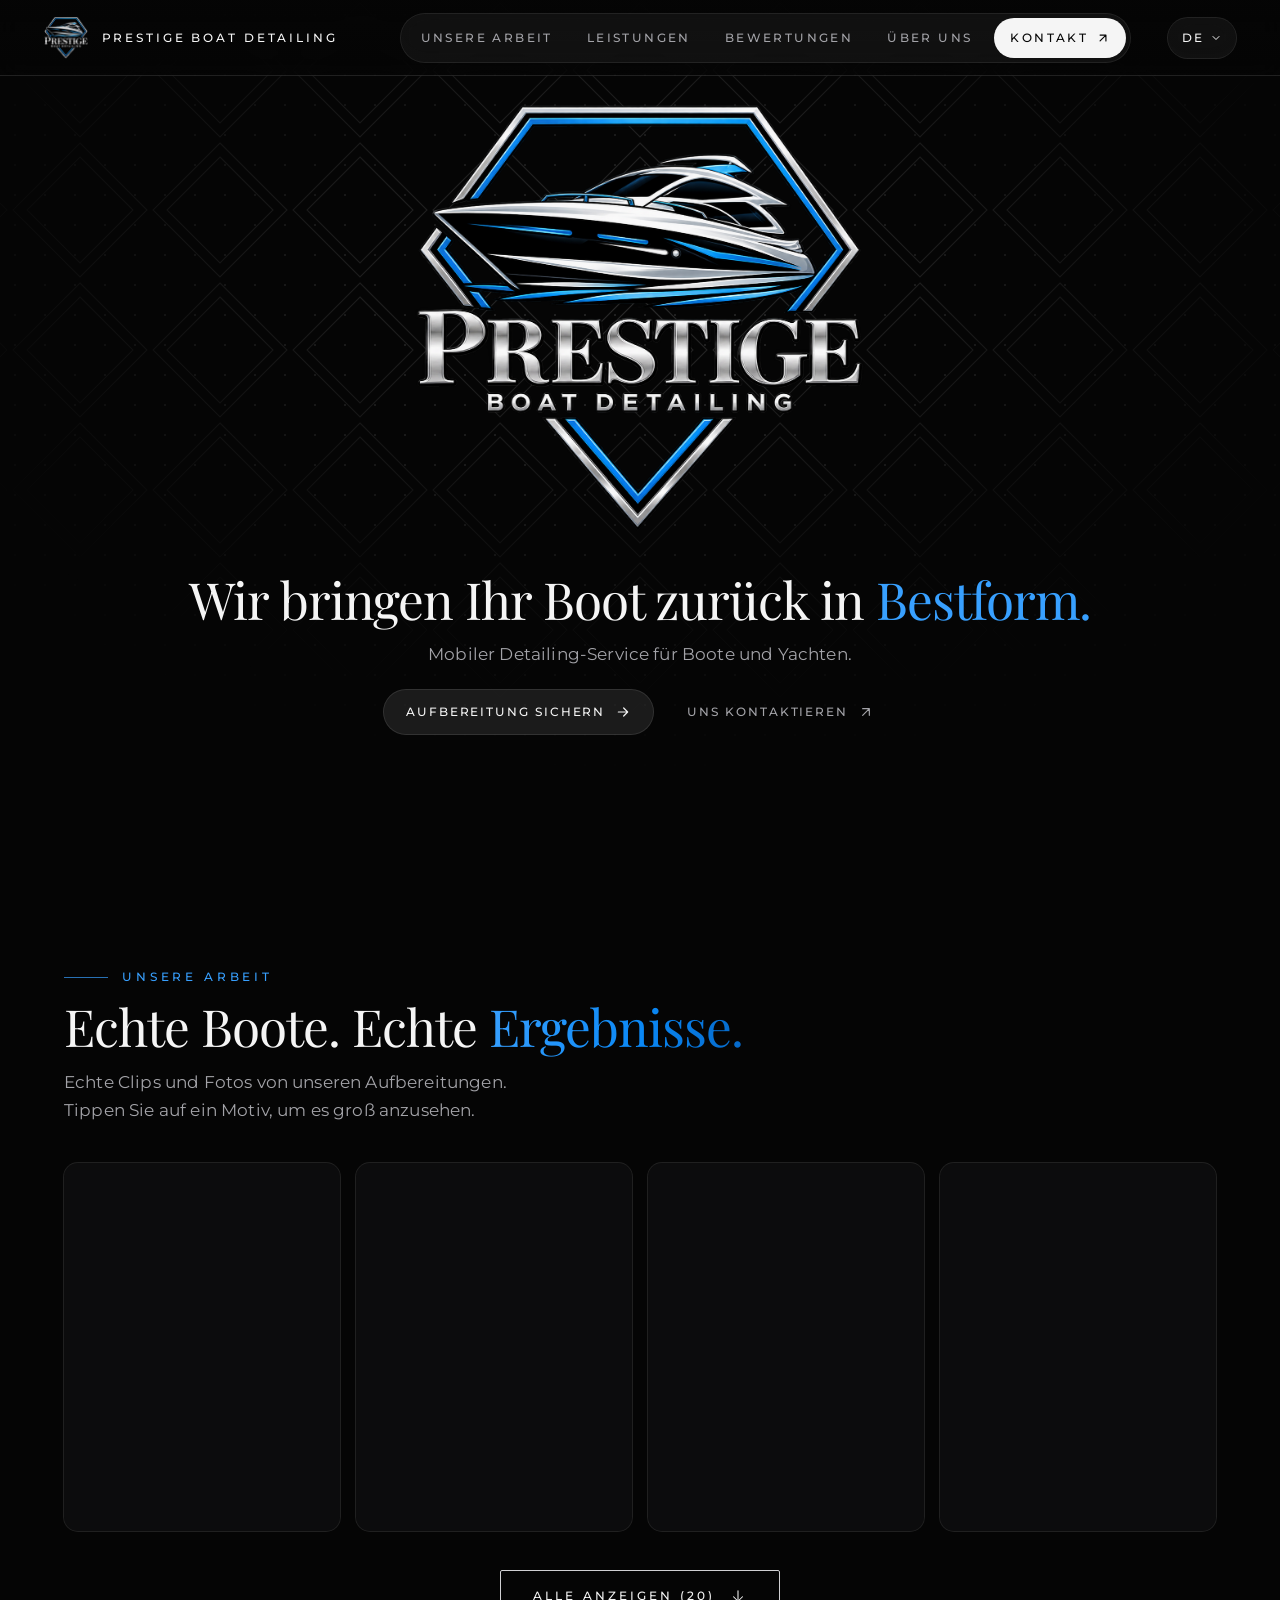
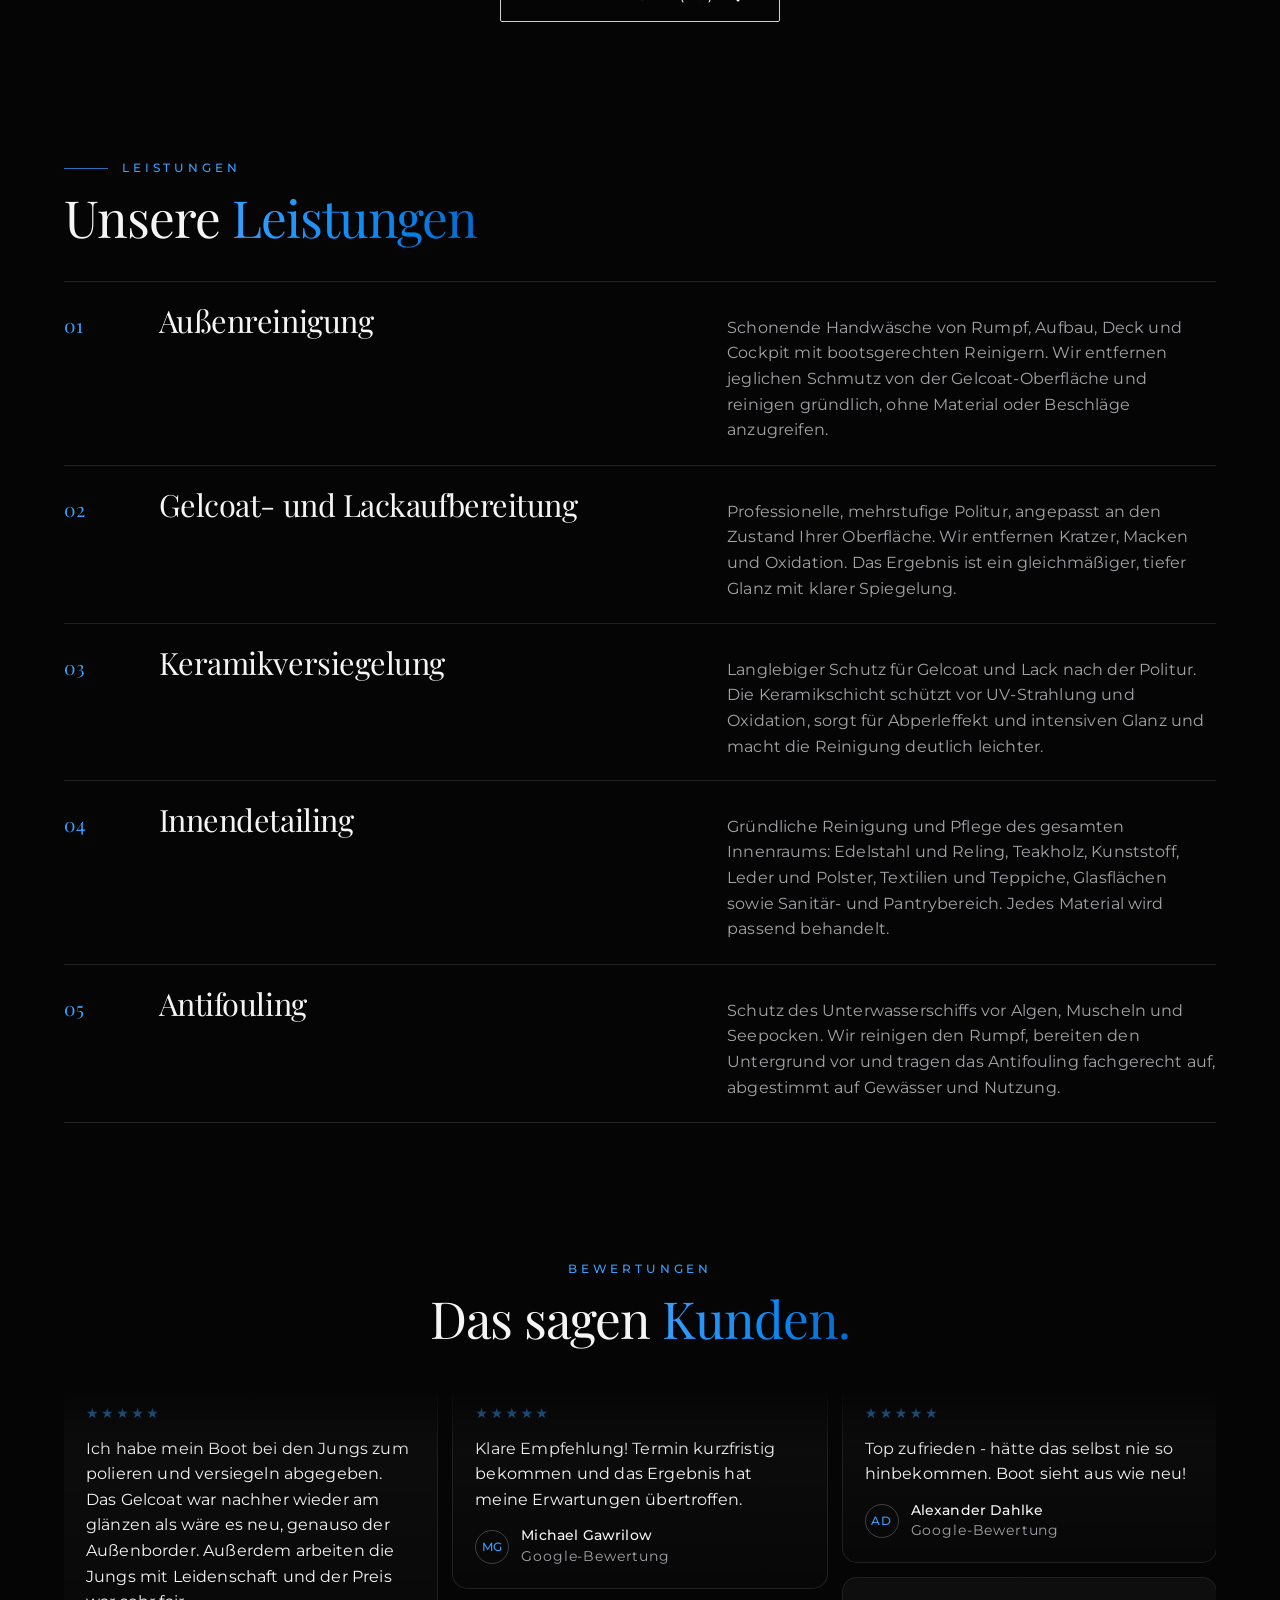
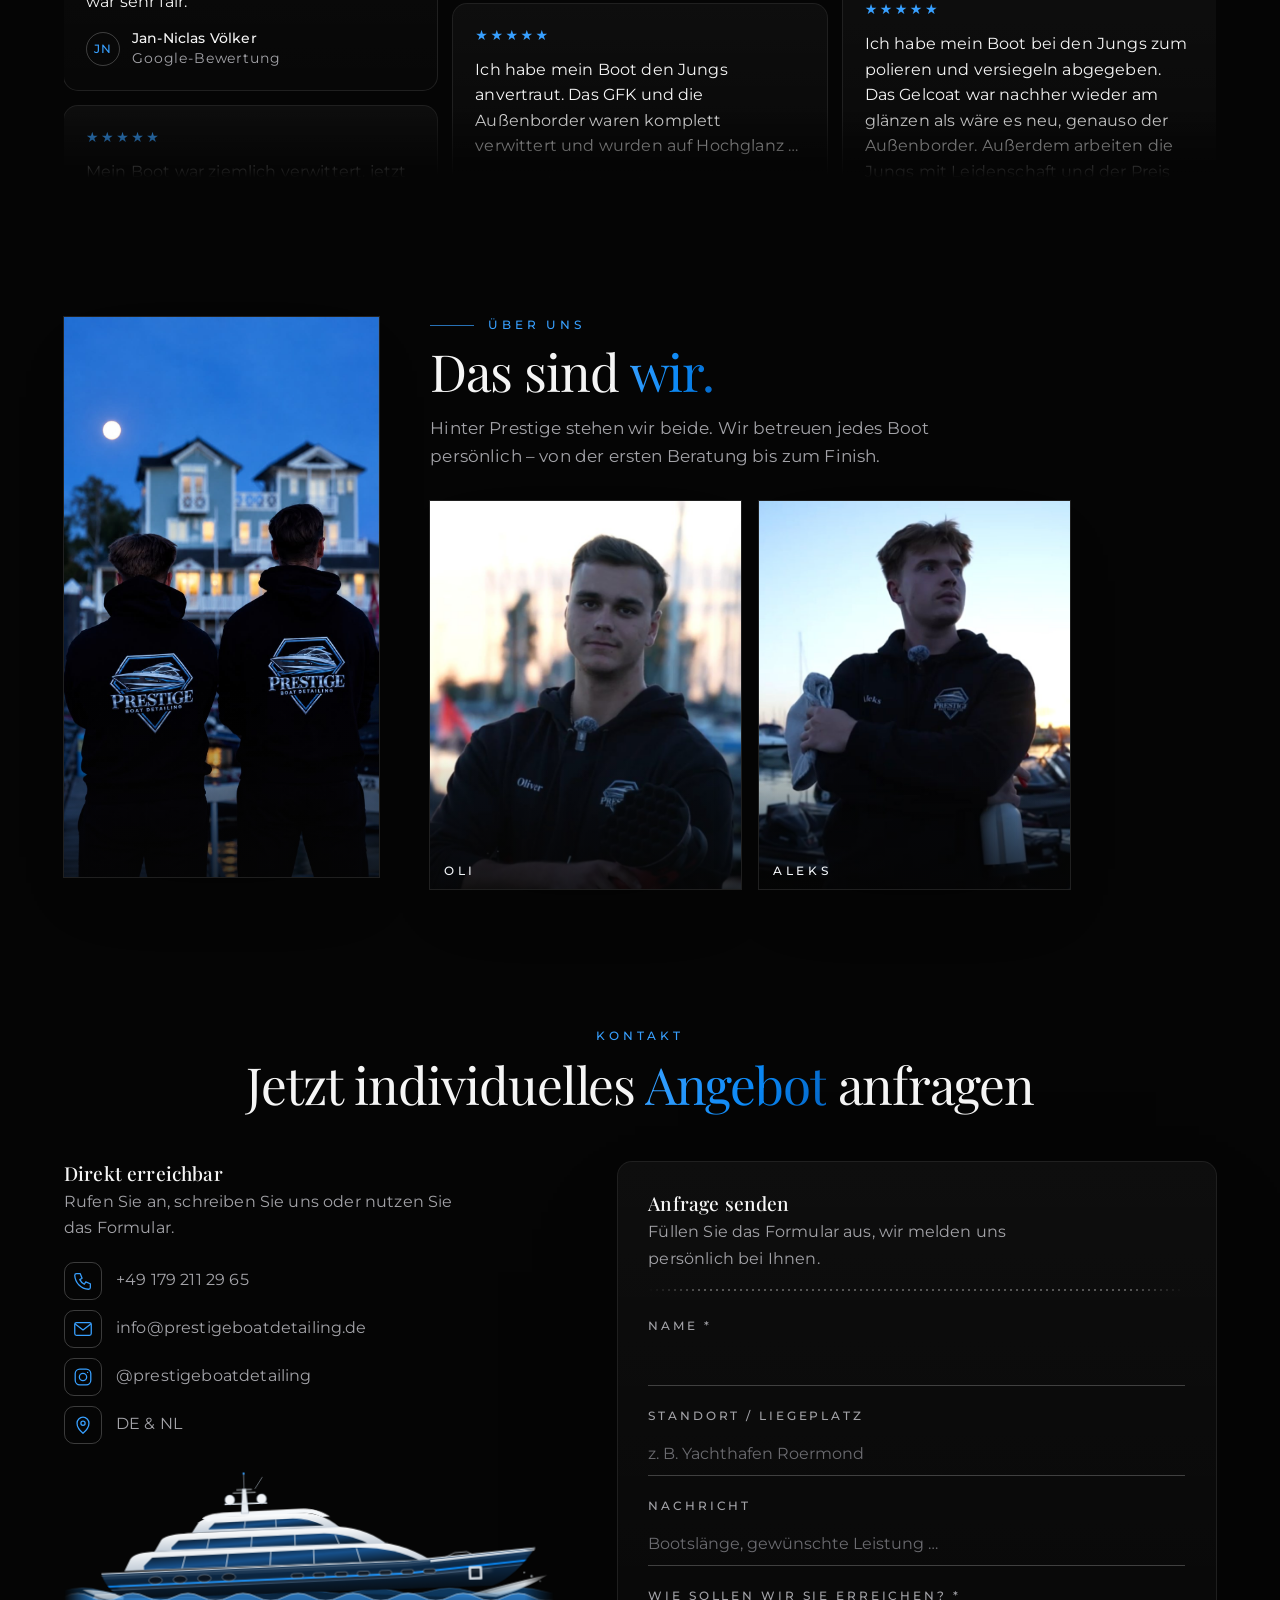
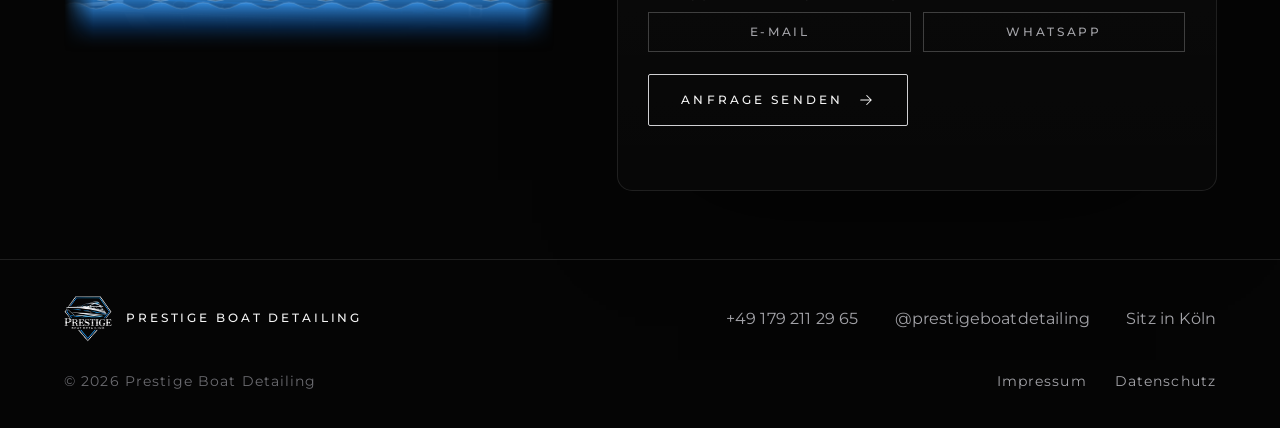
<file: index.html>
<!DOCTYPE html>
<html lang="de">
<head>
  <meta charset="UTF-8">
  <meta name="viewport" content="width=device-width, initial-scale=1, viewport-fit=cover">
  <title>Prestige Boat Detailing – Professionelle Bootsaufbereitung in Köln</title>
  <meta name="description" content="Mobile, professionelle Bootsaufbereitung in Köln und Umkreis: Außenreinigung, Gelcoat-Politur, Edelstahl, Keramikversiegelung, Antifouling, Innen- und Polsterreinigung. Jetzt unverbindlich anfragen.">
  <meta name="theme-color" content="#050505">
  <meta property="og:type" content="website">
  <meta property="og:title" content="Prestige Boat Detailing – Bootsaufbereitung in Köln">
  <meta property="og:description" content="Wir bringen Ihr Boot zurück in Bestform. Mobiler Service in Köln und Umkreis.">
  <meta property="og:image" content="brand_assets/prestige_logo_new.png">
  <link rel="icon" type="image/png" href="brand_assets/prestige_logo_new_small.png">
  <link rel="preconnect" href="https://fonts.googleapis.com">
  <link rel="preconnect" href="https://fonts.gstatic.com" crossorigin>
  <link href="https://fonts.googleapis.com/css2?family=Montserrat:wght@300;400;500;600&family=Playfair+Display:wght@400;500;600;700;800&display=swap" rel="stylesheet">
  <link rel="preload" as="image" href="brand_assets/prestige_logo_new.png">
  <script>document.documentElement.classList.add('js');try{var _l=localStorage.getItem('pbd-lang');if(_l==='en'||_l==='nl')document.documentElement.lang=_l}catch(e){}</script>
  <script type="application/ld+json">
  {
    "@context": "https://schema.org",
    "@type": "LocalBusiness",
    "name": "Prestige Boat Detailing",
    "description": "Mobile, professionelle Bootsaufbereitung in Köln und Umkreis.",
    "telephone": "+491792112965",
    "email": "info@prestigeboatdetailing.de",
    "areaServed": "Köln und Umkreis",
    "address": { "@type": "PostalAddress", "addressLocality": "Köln", "addressCountry": "DE" },
    "sameAs": ["https://www.instagram.com/prestigeboatdetailing"]
  }
  </script>
  <style>
    /* ═════════ TOKENS ═════════ */
    :root{
      --bg:#050505;
      --bg-2:#0E0E0F;
      --text:#F5F5F5;
      --text-2:#A3A3A8;
      --chrome:#D0D0D3;
      --blue:#0A88F5;
      --blue-hi:#38A0FF;
      --hair:rgba(255,255,255,.22);
      --hair-soft:rgba(255,255,255,.11);
      --nav1:rgba(5,5,5,.9); --nav2:rgba(5,5,5,.55);
      --glass:rgba(255,255,255,.05); --glass-2:rgba(255,255,255,.09); --glass-hover:rgba(255,255,255,.09);
      --ring:rgba(255,255,255,.12); --ring-2:rgba(255,255,255,.18);
      --card-g1:rgba(255,255,255,.04); --card-g2:rgba(255,255,255,.012);
      --ph-bg:#0C0C0D; --err:#E8A3A0; --muted:#6B6B70;
      --word-g:linear-gradient(180deg,#FFFFFF 0%,#EEF2F6 30%,#B4BFCB 47.5%,#2A323C 48.5%,#5E6C7B 49.5%,#C8D3DE 52%,#F4F7FA 78%,#FFFFFF 100%);--word-sh:rgba(0,0,0,.9);
      --word-stroke:rgba(255,255,255,.75);
      --fw-a:#F6F8FA; --fw-b:#B9C4D0; --fw-stroke:rgba(255,255,255,.5);
      --sub:#C3CCD6; --line:rgba(255,255,255,.7); --dots:rgba(255,255,255,.11);
      --sea-deep:#050505; --menu-shadow:rgba(0,0,0,.6);
      --page-bg:#050505;
      color-scheme:dark;

      --fs-display:clamp(38px,6vw,88px);
      --fs-h2:clamp(30px,4vw,56px);
      --fs-h3:clamp(22px,2.4vw,32px);
      --fs-h4:clamp(18px,1.5vw,21px);
      --fs-lead:clamp(17px,1.25vw,19px);
      --fs-body:16px;
      --fs-small:14px;
      --fs-label:12px;

      --f-serif:'Playfair Display','Didot','Bodoni MT',Georgia,serif;
      --f-sans:'Montserrat',system-ui,-apple-system,'Segoe UI',sans-serif;

      --ease:cubic-bezier(.25,.46,.45,.94);
      --wrap:1320px;
      --gut:clamp(20px,5vw,72px);
      --sec:clamp(44px,5.4vw,84px);
      --nav:76px;
    }
    *,*::before,*::after{box-sizing:border-box}
    html{background:var(--bg);scroll-behavior:smooth;scroll-padding-top:calc(var(--nav) + 8px);-webkit-text-size-adjust:100%}
    body{margin:0;background:transparent;color:var(--text-2);font:400 16px/1.65 var(--f-sans);letter-spacing:.01em;-webkit-font-smoothing:antialiased;overflow-x:clip}
    /* Hintergrund: dunkler Verlauf mit feinem Punktraster (ruhig, fest, ohne Bewegung) */
    body::before{content:"";position:fixed;inset:0;z-index:-1;pointer-events:none;background:var(--page-bg)}
    body::after{content:"";position:fixed;inset:0;z-index:-1;pointer-events:none;
      background-image:radial-gradient(var(--dots) 1px,transparent 1.2px);background-size:30px 30px;
      -webkit-mask-image:radial-gradient(85% 70% at 50% 35%,#000 15%,transparent 75%);mask-image:radial-gradient(85% 70% at 50% 35%,#000 15%,transparent 75%)}
    img,video{display:block;max-width:100%}
    a{color:inherit;text-decoration:none}
    ::selection{background:var(--blue);color:var(--bg)}
    :focus-visible{outline:1px solid var(--blue-hi);outline-offset:4px}
    .wrap{width:100%;max-width:var(--wrap);margin-inline:auto;padding-inline:var(--gut)}
    .sr{position:absolute!important;width:1px;height:1px;overflow:hidden;clip:rect(0 0 0 0);white-space:nowrap}
    .skip{position:fixed;left:16px;top:16px;z-index:200;padding:12px 18px;background:var(--text);color:var(--bg);font-size:var(--fs-small);transform:translateY(-200%)}
    .skip:focus{transform:none}
    .ic{width:22px;height:22px;fill:none;stroke:currentColor;stroke-width:1.4;stroke-linecap:round;stroke-linejoin:round;flex:none}

    /* ═════════ TYPO ═════════ */
    .eyebrow{display:flex;align-items:center;gap:14px;margin:0 0 14px;font:500 var(--fs-label)/1.4 var(--f-sans);letter-spacing:.32em;text-transform:uppercase;color:var(--blue-hi)}
    .eyebrow::before{content:"";width:44px;height:1px;background:currentColor;opacity:.7}
    .h2{margin:0;font:400 var(--fs-h2)/1.02 var(--f-serif);letter-spacing:-.02em;color:var(--text);text-wrap:balance}
    .h2 em{font-style:normal;color:transparent;background:linear-gradient(100deg,var(--blue-hi),var(--blue) 60%,#0568C8);-webkit-background-clip:text;background-clip:text}
    .lead{margin:16px 0 0;max-width:46ch;font-size:var(--fs-lead);line-height:1.65}
    .label{font:500 var(--fs-label)/1.4 var(--f-sans);letter-spacing:.24em;text-transform:uppercase}

    /* Einblenden (nur beim Scrollen, einmalig) */
    .js .rv{opacity:0;transform:translateY(26px);transition:opacity 1s var(--ease),transform 1s var(--ease);transition-delay:calc(var(--d,0) * 110ms)}
    .js .rv.in{opacity:1;transform:none}

    /* ═════════ NAV ═════════ */
    .nav{position:fixed;inset:0 0 auto 0;z-index:70;height:var(--nav);background:linear-gradient(180deg,var(--nav1),var(--nav2));-webkit-backdrop-filter:blur(12px);backdrop-filter:blur(12px)}
    .nav::after{content:"";position:absolute;left:0;right:0;bottom:0;height:1px;background:var(--hair-soft)}
    .nav-prog{position:absolute;left:0;bottom:0;height:1px;width:100%;background:var(--blue-hi);transform:scaleX(0);transform-origin:left;z-index:1}
    .nav .wrap.nav-in{max-width:none;padding-inline:clamp(20px,3.4vw,56px)}
    .nav-in{height:100%;display:flex;align-items:center;justify-content:space-between;gap:24px}
    .brand{display:flex;align-items:center;gap:14px;color:var(--text)}
    .brand img{width:44px;height:auto}
    .brand-tx{font:500 var(--fs-label)/1.4 var(--f-sans);letter-spacing:.24em;text-transform:uppercase;color:var(--text);white-space:nowrap}
    .nav-links{display:flex;align-items:center;gap:2px;padding:4px;border-radius:999px;background:var(--glass);box-shadow:0 0 0 1px var(--ring);-webkit-backdrop-filter:blur(14px);backdrop-filter:blur(14px)}
    .nav-links a{font:500 var(--fs-label)/1 var(--f-sans);letter-spacing:.2em;text-transform:uppercase;color:var(--text-2);padding:13px 16px;border-radius:999px;transition:color .2s,background .2s}
    .nav-links a:hover{background:var(--glass-hover)}
    .nav-links{margin-left:auto}
    .tools{display:flex;align-items:center;gap:8px;margin-left:14px}
    .lang{position:relative}
    .lang-btn{display:inline-flex;align-items:center;justify-content:center;gap:6px;height:40px;padding:0 14px;border:0;border-radius:999px;background:var(--glass);box-shadow:0 0 0 1px var(--ring);color:var(--text);font:500 var(--fs-label)/1 var(--f-sans);letter-spacing:.18em;text-transform:uppercase;cursor:pointer;-webkit-backdrop-filter:blur(14px);backdrop-filter:blur(14px);transition:background .2s}
    .lang-btn:hover{background:var(--glass-hover)}
    .lang-btn .ic{width:12px;height:12px;stroke-width:2}
    .lang-menu{position:absolute;right:0;top:calc(100% + 8px);min-width:156px;padding:6px;border-radius:14px;background:var(--bg-2);box-shadow:0 0 0 1px var(--ring),0 24px 60px -20px var(--menu-shadow);display:none;z-index:80}
    .lang-menu.open{display:block}
    .lang-menu button{display:block;width:100%;text-align:left;padding:11px 14px;border:0;border-radius:10px;background:none;color:var(--text-2);font:500 var(--fs-body)/1 var(--f-sans);letter-spacing:.06em;cursor:pointer}
    .lang-menu button:hover,.lang-menu button[aria-current="true"]{color:var(--text);background:var(--glass-hover)}
    /* Handy: kein Logo-Bild, links nur der Name */
    @media (max-width:560px){.brand img{display:none}.brand-tx{letter-spacing:.12em}.tools{gap:2px}.lang-btn{padding:0 10px}.nav-in .burger{width:40px;flex:none}.nav-in .burger i{left:9px;right:9px}}
    @media (max-width:370px){.brand-tx .bt{display:none}}
    @media (max-width:1180px){.nav-links a{padding:13px 10px;letter-spacing:.14em}.tools{margin-left:8px}}
    .nav-links a.nav-cta{display:inline-flex;align-items:center;gap:8px;margin-left:4px;background:var(--text);color:var(--bg)}
    .nav-links a.nav-cta:hover,.nav-links a.nav-cta:focus-visible{background:#fff;color:var(--bg)}
    .nav-cta .ic{width:14px;height:14px;stroke-width:2}
    .nav-links a:hover,.nav-links a:focus-visible{color:var(--text)}
    .burger{display:none;width:46px;height:46px;border:0;background:none;color:var(--text);cursor:pointer;position:relative}
    .burger i{position:absolute;left:11px;right:11px;height:1px;background:currentColor}
    .burger i:first-child{top:19px}.burger i:last-child{top:26px}
    .mnav{position:fixed;inset:0;z-index:65;background:var(--bg);display:flex;flex-direction:column;justify-content:center;padding:calc(var(--nav) + 24px) var(--gut) 40px;opacity:0;visibility:hidden;transition:opacity .3s var(--ease),visibility 0s .3s}
    .mnav.open{opacity:1;visibility:visible;transition:opacity .3s var(--ease)}
    .mnav a.ml{display:block;padding:14px 0;border-bottom:1px solid var(--hair-soft);font:400 var(--fs-h3)/1.2 var(--f-serif);color:var(--text)}
    .mnav-foot{margin-top:36px;display:grid;gap:8px;font-size:var(--fs-body)}

    /* ═════════ HERO (angeheftet, scrollgesteuert) ═════════ */
    .hero{position:relative;min-height:100svh}
        .hero-pin{--lw:min(50svh,86vw);position:relative;min-height:100svh;overflow:hidden;isolation:isolate}
        .hero-bg{position:absolute;inset:0;z-index:-2;background:none}
    @keyframes wordIn{from{opacity:0;filter:blur(16px)}to{opacity:1;filter:blur(0)}}
    .medal-stage{position:absolute;left:0;right:0;top:4svh;height:60%;display:grid;place-items:center;perspective:1500px}
    .medal{position:relative;width:min(38svh,70vw);aspect-ratio:868/842;transform-style:preserve-3d;will-change:transform}
    .medal img{position:absolute;inset:0;width:100%;height:100%;object-fit:contain;user-select:none;-webkit-user-drag:none}
    .medal .m-edge{opacity:var(--edge,0);backface-visibility:visible;filter:brightness(0) invert(.55) sepia(.25) hue-rotate(185deg) saturate(1.6)}
    .medal .m-front,.medal .m-back{backface-visibility:hidden}
    .medal .m-back{transform:rotateY(180deg) translateZ(var(--th,14px))}
    .medal .m-front{transform:none}
    .m-shine{position:absolute;inset:0;pointer-events:none;backface-visibility:hidden;transform:translateZ(calc(var(--th,14px) + .5px));
      background:linear-gradient(105deg,transparent 40%,rgba(255,255,255,.9) 50%,transparent 60%) var(--sh,120%) 0/300% 100% no-repeat;
      -webkit-mask:url(brand_assets/prestige_logo_new_small.png) center/contain no-repeat;mask:url(brand_assets/prestige_logo_new_small.png) center/contain no-repeat}
    .hero-copy{position:absolute;left:0;right:0;top:calc(var(--nav) + 3svh + var(--lw) * .9555 + clamp(14px,2.6svh,28px));display:flex;flex-direction:column;align-items:center;padding-inline:var(--gut);text-align:center}
    .badge{display:inline-flex;align-items:center;gap:12px;padding:7px 14px 7px 8px;border-radius:999px;background:rgba(255,255,255,.07);box-shadow:0 0 0 1px rgba(255,255,255,.13);-webkit-backdrop-filter:blur(10px);backdrop-filter:blur(10px)}
    .badge b{padding:4px 10px;border-radius:999px;background:var(--text);color:var(--bg);font:500 var(--fs-label)/1.3 var(--f-sans);letter-spacing:.18em;text-transform:uppercase}
    .badge span{font:500 var(--fs-label)/1.3 var(--f-sans);letter-spacing:.06em;color:var(--text)}
    .hero-line{margin:16px 0 0;font:400 var(--fs-h2)/1.06 var(--f-serif);letter-spacing:-.02em;color:var(--text);text-wrap:balance}
    .hero-line em{font-style:normal;color:var(--blue-hi)}
    .hero-desc{margin:14px 0 0;max-width:56ch;font-size:var(--fs-lead);line-height:1.6;color:var(--text-2)}
    .hero-btns{margin-top:22px;display:flex;flex-wrap:wrap;gap:12px;justify-content:center}
    .pbtn,.sbtn{display:inline-flex;align-items:center;gap:10px;padding:14px 22px;border-radius:999px;font:500 var(--fs-label)/1 var(--f-sans);letter-spacing:.16em;text-transform:uppercase;transition:background .2s,color .2s,box-shadow .2s}
    .pbtn{background:var(--glass-2);color:var(--text);box-shadow:0 0 0 1px var(--ring-2)}
    .pbtn:hover,.pbtn:focus-visible{background:var(--glass-hover)}
    .sbtn{color:var(--text-2)}
    .sbtn:hover,.sbtn:focus-visible{color:var(--text)}
    .pbtn .ic,.sbtn .ic{width:16px;height:16px;stroke-width:1.8}
    /* Start-Animation: Text blendet sich beim Öffnen der Seite gestaffelt ein */
    .fs{opacity:0;animation:fsIn 1s var(--ease) forwards;animation-delay:calc(.25s + var(--i,0) * .16s)}
    @keyframes fsIn{from{opacity:0;transform:translateY(20px)}to{opacity:1;transform:none}}

    /* ═════════ SEKTIONEN ═════════ */
    .sec{padding-block:var(--sec)}
    .sec-head{margin-bottom:clamp(22px,3vw,40px)}

    /* Leistungen: große Typografie, scrollgesteuerte Perspektive */
    .svc{perspective:1200px}
    .row{display:grid;grid-template-columns:clamp(40px,5vw,72px) 1.1fr 1fr;gap:clamp(14px,2.4vw,40px);align-items:baseline;padding:clamp(14px,1.7vw,24px) 0;border-top:1px solid var(--hair-soft);will-change:transform,opacity}
    .row:last-child{border-bottom:1px solid var(--hair-soft)}
    .num{font:400 var(--fs-h4)/1 var(--f-serif);color:var(--blue-hi)}
    .row h3{margin:0;font:400 var(--fs-h3)/1.1 var(--f-serif);letter-spacing:-.015em;color:var(--text);text-wrap:balance}
    .row p{margin:0;font-size:var(--fs-body);line-height:1.6}
    .row p + p{margin-top:8px;font-size:var(--fs-body)}
    .row-tg{display:none}
    /* Handy: Leistungen als Aufklapp-Liste, Titel sichtbar, Text auf Antippen */
    @media (max-width:760px){
      .svc .row{position:relative;grid-template-columns:30px minmax(0,1fr) 36px;gap:0 12px;align-items:center;padding:18px 0}
      .svc .num{font-size:var(--fs-small)}
      .svc .row h3{font-size:clamp(20px,5.6vw,24px)}
      .row-tg{display:grid;place-items:center;width:36px;height:36px;padding:0;border:1px solid var(--hair);border-radius:50%;background:none;color:var(--text);cursor:pointer;transition:border-color .2s var(--ease),color .2s var(--ease)}
      .row-tg::after{content:"";position:absolute;inset:0}
      .row-tg .ic{width:15px;height:15px;stroke-width:1.6;transition:transform .3s var(--ease)}
      .row-tg:hover,.row-tg:focus-visible,.row-tg[aria-expanded="true"]{border-color:var(--blue-hi);color:var(--blue-hi)}
      .row-tg:active{opacity:.7}
      .row-tg[aria-expanded="true"] .ic{transform:rotate(45deg)}
      .row-d{grid-column:2 / 4;position:relative;z-index:1;display:none;padding-top:12px}
      .row-d.open{display:block;animation:rowIn .3s var(--ease)}
    }
    @keyframes rowIn{from{opacity:0}to{opacity:1}}
    @media (prefers-reduced-motion:reduce){.row-d.open{animation:none}.row-tg .ic{transition:none}}

    /* Mobiler Service: Lauftext, vom Scrollen gesteuert */
    .mq{overflow:hidden;white-space:nowrap;padding-block:clamp(4px,1vw,12px)}
    .mq-track{display:inline-block;will-change:transform;font:400 clamp(44px,8vw,120px)/1 var(--f-serif);letter-spacing:-.02em;text-transform:uppercase;color:transparent;-webkit-text-stroke:1.1px rgba(255,255,255,.4)}
    .mq-track b{font-weight:400;color:var(--blue-hi);-webkit-text-stroke:0;margin-inline:.28em}
    .mobile{text-align:center;padding-block:clamp(32px,4vw,56px)}
    .mobile .eyebrow{justify-content:center}
    .mobile .eyebrow::before{display:none}
    .mobile .h2{margin-inline:auto;max-width:18ch}
    .mobile .lead{margin-inline:auto;max-width:44ch}
    .tri{margin:28px auto 0;max-width:760px;display:grid;grid-template-columns:repeat(3,1fr)}
    .tri span{padding:10px 12px;color:var(--text)}
    .tri span + span{border-left:1px solid var(--hair)}

    /* Bewertungen: Spalten laufen ruhig von selbst */
    .rhead{text-align:center}
    .rhead .eyebrow{justify-content:center}.rhead .eyebrow::before{display:none}
    .rhead .lead{margin-inline:auto}
    .rcols{display:flex;justify-content:center;gap:16px;height:clamp(300px,44svh,400px);overflow:hidden;-webkit-mask-image:linear-gradient(180deg,transparent,#000 18%,#000 82%,transparent);mask-image:linear-gradient(180deg,transparent,#000 18%,#000 82%,transparent)}
    .rcol{flex:1 1 0;max-width:380px;min-width:0}
    .rtrack{display:flex;flex-direction:column;gap:16px;padding-bottom:16px;animation:rscroll var(--dur,46s) linear infinite}
    .rcol:hover .rtrack{animation-play-state:paused}
    @keyframes rscroll{to{transform:translateY(-50%)}}
    .rc{margin:0;padding:20px 22px;border-radius:14px;background:linear-gradient(180deg,var(--card-g1),var(--card-g2));box-shadow:0 0 0 1px var(--hair-soft)}
    .stars{font-size:var(--fs-small);letter-spacing:.18em;color:var(--blue-hi)}
    .rc blockquote{margin:10px 0 14px;font-size:var(--fs-body);line-height:1.6;color:var(--text)}
    .rc figcaption{display:flex;align-items:center;gap:12px}
    .av{display:grid;place-items:center;width:34px;height:34px;flex:none;border:1px solid var(--hair);border-radius:50%;font:500 var(--fs-label)/1 var(--f-sans);letter-spacing:.06em;color:var(--blue-hi)}
    .rc figcaption b{display:block;font:500 var(--fs-small)/1.3 var(--f-sans);color:var(--text)}
    .rc figcaption small{display:block;font-size:var(--fs-small);letter-spacing:.06em;color:var(--text-2)}
    @media (max-width:1000px){.r3{display:none}}
    @media (max-width:640px){.r2{display:none}}

    /* Das sind wir: gemeinsames Foto links, Einzelportraits kleiner rechts */
    .team{padding-block:var(--sec)}
    .team-grid{display:grid;grid-template-columns:auto minmax(0,1fr);grid-template-areas:"back head" "back singles";grid-template-rows:auto 1fr;column-gap:clamp(24px,4vw,64px);row-gap:clamp(18px,2.4vw,32px);align-items:start}
    .team-head{grid-area:head}
    .team-head .eyebrow{margin-bottom:12px}
    .team-head .lead{max-width:46ch}
    .ph-back{grid-area:back;height:clamp(380px,64svh,560px);aspect-ratio:9/16}
    .singles{grid-area:singles;display:grid;grid-template-columns:1fr 1fr;gap:clamp(10px,1.4vw,18px);max-width:640px}
    .ph{position:relative;margin:0;overflow:hidden;background:var(--ph-bg);box-shadow:0 0 0 1px var(--hair-soft),0 30px 80px -50px rgba(0,0,0,.8)}
    .singles .ph{aspect-ratio:4/5}
    .ph img{position:absolute;inset:0;width:100%;height:100%;object-fit:cover}
    .singles .ph:nth-child(1) img{object-position:60% 28%}
    .singles .ph:nth-child(2) img{object-position:53% 28%}
    .ph-back img{object-position:50% 56%}
    .ph::after{content:"";position:absolute;inset:auto 0 0 0;height:34%;background:linear-gradient(180deg,transparent,rgba(5,5,5,.78));pointer-events:none}
    .cap{position:absolute;left:14px;bottom:12px;z-index:1;margin:0;font:500 var(--fs-label)/1 var(--f-sans);letter-spacing:.3em;text-transform:uppercase;color:#F2F5F8}

    /* Kontakt: Kopf, zwei Spalten (Kontaktwege + Yacht | Formularkarte) */
    .contact-head{text-align:center;margin-bottom:clamp(32px,4vw,56px)}
    .contact-head .eyebrow{justify-content:center}
    .contact-head .eyebrow::before{display:none}
    .contact-head .h2{margin-inline:auto}
    .contact-head .lead{margin-inline:auto}
    .contact-grid{display:grid;grid-template-columns:minmax(0,.9fr) minmax(0,1.1fr);gap:clamp(32px,5vw,88px);align-items:start;max-width:1160px;margin-inline:auto}
    .contact-left{display:flex;flex-direction:column;gap:20px}
    .c-h{margin:0 0 4px;font:500 var(--fs-h4)/1.2 var(--f-serif);color:var(--text)}
    .c-sub{margin:0;font-size:var(--fs-body);max-width:38ch}
    .c-list{list-style:none;margin:0;padding:0;display:grid;gap:10px}
    .c-row{display:flex;align-items:center;gap:14px;width:fit-content;max-width:100%;font-size:var(--fs-body);color:var(--text-2);transition:color .2s;overflow-wrap:anywhere}
    a.c-row:hover,a.c-row:focus-visible{color:var(--text)}
    .c-ic{display:grid;place-items:center;width:38px;height:38px;flex:none;border:1px solid var(--hair);border-radius:10px;color:var(--blue-hi);transition:border-color .2s,color .2s}
    a.c-row:hover .c-ic{border-color:var(--blue-hi);color:var(--text)}
    .yacht-scene{position:relative;overflow:hidden;margin-top:2px;-webkit-mask-image:linear-gradient(180deg,#000 72%,transparent 100%),linear-gradient(90deg,transparent,#000 6%,#000 94%,transparent);-webkit-mask-composite:source-in;mask-image:linear-gradient(180deg,#000 72%,transparent 100%),linear-gradient(90deg,transparent,#000 6%,#000 94%,transparent);mask-composite:intersect}
    .yacht-svg{display:block;width:100%;height:auto;overflow:visible}
    /* Yacht: bewegt sich von selbst, bleibt an Ort und Stelle */
    #yBob,#yRoll,#yRefl,.wv,#spray,#wake{transform-box:view-box}
    #yBob{animation:yBob 4.6s ease-in-out infinite}
    #spray{transform-origin:600px 225px;animation:spray 1.7s ease-in-out infinite}
    #wake{transform-origin:70px 240px;animation:spray 1.3s ease-in-out infinite reverse}
    @keyframes spray{0%,100%{transform:scale(1,.9);opacity:.7}50%{transform:scale(1.04,1.1);opacity:1}}
    #yRoll{transform-origin:400px 232px;animation:yRoll 5.8s ease-in-out infinite}
    #yRefl{transform-origin:400px 232px;animation:yRefl 6.6s ease-in-out infinite}
    .wv{will-change:transform}
    #wvA{animation:wvA 16s linear infinite}
    #wvB{animation:wvB 9s linear infinite}
    #wvC{animation:wvC 6s linear infinite}
    #foam{animation:foam 5.2s ease-in-out infinite}
    @keyframes yBob{0%,100%{transform:translateY(1px)}50%{transform:translateY(-5px)}}
    @keyframes yRoll{0%,100%{transform:rotate(-1.4deg)}50%{transform:rotate(1.1deg)}}
    @keyframes yRefl{0%,100%{transform:translateY(0) scaleY(1)}50%{transform:translateY(3.6px) scaleY(1.012)}}
    @keyframes wvA{to{transform:translateX(-240px)}}
    @keyframes wvB{from{transform:translateX(-180px)}to{transform:translateX(0)}}
    @keyframes wvC{to{transform:translateX(-140px)}}
    @keyframes foam{0%,100%{opacity:.55}50%{opacity:.9}}
    .panel{padding:clamp(20px,2.4vw,32px);border-radius:14px;background:linear-gradient(180deg,var(--card-g1),var(--card-g2));box-shadow:0 0 0 1px var(--hair-soft),0 50px 120px -60px rgba(0,0,0,.8)}
    .card-head{margin-bottom:12px}
    .dots{height:12px;margin-bottom:22px;color:rgba(255,255,255,.3);background-image:radial-gradient(circle,currentColor .8px,transparent .8px);background-size:6px 100%;-webkit-mask-image:linear-gradient(90deg,transparent,#000 10%,#000 90%,transparent);mask-image:linear-gradient(90deg,transparent,#000 10%,#000 90%,transparent)}
    .form{display:grid;gap:22px}
    .f-row{display:grid;grid-template-columns:1fr 1fr;gap:20px}
    .f-field{display:grid;gap:8px;min-width:0}
    .f-label{font:500 var(--fs-label)/1.4 var(--f-sans);letter-spacing:.24em;text-transform:uppercase;color:var(--text-2)}
    .f-input{width:100%;padding:9px 0;border:0;border-bottom:1px solid var(--hair);border-radius:0;background:transparent;color:var(--text);font:400 var(--fs-body)/1.5 var(--f-sans);transition:border-color .2s}
    .f-input::placeholder{color:var(--muted)}
    .f-input:hover{border-color:var(--chrome)}
    .f-input:focus{outline:0;border-color:var(--blue-hi)}
    select.f-input{appearance:none;-webkit-appearance:none;background-image:linear-gradient(45deg,transparent 50%,var(--text-2) 50%),linear-gradient(135deg,var(--text-2) 50%,transparent 50%);background-position:calc(100% - 12px) 55%,calc(100% - 7px) 55%;background-size:5px 5px;background-repeat:no-repeat}
    select.f-input option{background:var(--bg-2);color:var(--text)}
    textarea.f-input{resize:none;min-height:0;height:43px;overflow:hidden;display:block}
    fieldset{border:0;padding:0;margin:0;min-width:0}
    fieldset>legend{display:block;float:left;width:100%;padding:0;margin:0 0 8px}
    fieldset>legend+.choice{clear:both}
    .choice{display:grid;grid-template-columns:1fr 1fr;gap:12px;margin-top:0}
    .choice label{position:relative;cursor:pointer}
    .choice input{position:absolute;opacity:0;inset:0}
    .choice span{display:flex;align-items:center;justify-content:center;padding:13px 12px;border:1px solid var(--hair);font:500 var(--fs-label)/1 var(--f-sans);letter-spacing:.22em;text-transform:uppercase;color:var(--text-2);transition:color .2s,border-color .2s}
    .choice label:hover span{color:var(--text);border-color:var(--chrome)}
    .choice input:checked + span{color:var(--text);border-color:var(--blue-hi)}
    .choice input:focus-visible + span{outline:1px solid var(--blue-hi);outline-offset:3px}
    .reach{display:none}
    .reach.show{display:grid;opacity:0;transition:opacity .3s var(--ease)}
    .reach.show.in{opacity:1}
    .f-err{font-size:var(--fs-small);line-height:1.4;color:var(--err)}
    .f-err:empty{display:none}
    .btn{display:inline-flex;align-items:center;justify-content:center;gap:14px;padding:16px 32px;border:1px solid var(--chrome);border-radius:2px;background:transparent;color:var(--text);font:500 var(--fs-label)/1 var(--f-sans);letter-spacing:.26em;text-transform:uppercase;cursor:pointer;transition:color .2s,border-color .2s}
    .btn .btn-ar{width:18px;height:18px;transition:transform .2s var(--ease)}
    .btn:hover,.btn:focus-visible{color:var(--blue-hi);border-color:var(--blue-hi)}
    .btn:hover .btn-ar{transform:translateX(4px)}
    .btn:disabled{opacity:.5;cursor:wait}
    .f-foot{display:flex;flex-direction:column;align-items:flex-start;gap:10px}
    .f-note{margin:0;font-size:var(--fs-small);color:var(--text-2)}
    .f-status{margin:0;min-height:1.4em;font-size:var(--fs-body);color:var(--text)}

    /* Footer */
    .footer{padding:36px 0 28px;border-top:1px solid var(--hair-soft)}
    .foot{display:flex;flex-wrap:wrap;gap:20px 48px;justify-content:space-between;align-items:center}
    .foot-logo{display:flex;align-items:center;gap:14px;color:var(--text)}
    .foot-logo img{width:48px}
    .foot-links{display:flex;flex-wrap:wrap;align-items:center;gap:12px 36px;font-size:var(--fs-body);line-height:24px}
    .foot-links>*{display:inline-flex;align-items:center;height:24px;line-height:24px}
    .foot-links a{transition:color .2s}
    .foot-links a:hover,.foot-links a:focus-visible{color:var(--text)}
    @media (min-width:900px){.foot{flex-wrap:nowrap}}
    @media (min-width:560px){.foot-links{flex-wrap:nowrap;white-space:nowrap;gap:12px clamp(18px,3vw,36px)}}
    @media (max-width:559px){.foot-links{flex-direction:column;align-items:flex-start;gap:6px}}
    .foot-bottom{display:flex;flex-wrap:wrap;align-items:center;justify-content:space-between;gap:8px 32px;margin-top:22px;font-size:var(--fs-small);letter-spacing:.08em;color:var(--muted)}
    .foot-bottom p{margin:0}
    .foot-legal{display:flex;flex-wrap:wrap;gap:4px 28px}
    .foot-legal a{padding:6px 0;color:var(--text-2);border-bottom:1px solid transparent;transition:color .2s,border-color .2s}
    .foot-legal a:hover,.foot-legal a:focus-visible{color:var(--text);border-color:var(--hair)}
    .foot-legal a:active{color:var(--blue-hi)}
    .foot-seat{padding:6px 0;color:var(--text-2)}


    /* ═════════ VORHER / NACHHER ═════════ */
    /* Regler bewegt sich nur durch den Besucher; einmalige Einführung, wenn der Abschnitt ins Bild kommt */
    .ba-grid{display:grid;grid-template-columns:minmax(0,1fr) auto;gap:clamp(28px,6vw,104px);align-items:center}
    .ba-copy .lead{max-width:40ch}
    .ba-legend{display:grid;gap:18px;margin:clamp(24px,3vw,36px) 0 0;padding:0;max-width:40ch}
    .ba-legend div{display:grid;grid-template-columns:110px 1fr;gap:16px;align-items:baseline;padding-top:16px;border-top:1px solid var(--hair-soft)}
    .ba-legend dt{font:500 var(--fs-label)/1.4 var(--f-sans);letter-spacing:.24em;text-transform:uppercase;color:var(--text-2)}
    .ba-legend div:last-child dt{color:var(--blue-hi)}
    .ba-legend dd{margin:0;font-size:var(--fs-body);line-height:1.6;color:var(--text)}
    .ba{--p:50%;position:relative;height:clamp(440px,78svh,760px);aspect-ratio:9/16;max-width:100%;border-radius:16px;overflow:hidden;background:var(--ph-bg);box-shadow:0 0 0 1px var(--hair-soft),0 30px 80px -50px rgba(0,0,0,.8);touch-action:pan-y;cursor:ew-resize;-webkit-user-select:none;user-select:none;-webkit-tap-highlight-color:transparent}
    .ba img{position:absolute;inset:0;width:100%;height:100%;object-fit:cover;pointer-events:none;-webkit-user-drag:none}
    .ba .ba-after{clip-path:inset(0 0 0 var(--p))}
    .ba-line{position:absolute;top:0;bottom:0;left:var(--p);width:1px;margin-left:-.5px;background:var(--chrome);box-shadow:0 0 14px rgba(56,160,255,.55);pointer-events:none}
    .ba-knob{position:absolute;top:50%;left:var(--p);width:52px;height:52px;margin:-26px 0 0 -26px;display:grid;place-items:center;border:1px solid rgba(242,245,248,.5);border-radius:50%;background:rgba(5,8,12,.55);color:#F2F5F8;-webkit-backdrop-filter:blur(6px);backdrop-filter:blur(6px);pointer-events:none;transition:border-color .2s var(--ease)}
    .ba:hover .ba-knob,.ba.drag .ba-knob{border-color:var(--blue-hi)}
    .ba.drag .ba-knob{opacity:.85}
    .ba-range{position:absolute;width:1px;height:1px;opacity:0;pointer-events:none}
    .ba-range:focus-visible ~ .ba-knob{outline:1px solid var(--blue-hi);outline-offset:4px;border-color:var(--blue-hi)}
    .ba-tag{position:absolute;bottom:14px;z-index:1;padding:8px 12px;border-radius:999px;background:rgba(5,8,12,.55);-webkit-backdrop-filter:blur(6px);backdrop-filter:blur(6px);font:500 var(--fs-label)/1 var(--f-sans);letter-spacing:.24em;text-transform:uppercase;color:#F2F5F8;pointer-events:none;transition:opacity .2s var(--ease)}
    .ba-tag.l{left:14px}.ba-tag.r{right:14px}
    @media (max-width:860px){.ba-grid{grid-template-columns:1fr}.ba{height:auto;width:100%;max-width:440px;margin-inline:auto}}

/* ═════════ UNSERE ARBEIT: Galerie echter Clips + Vollbildansicht ═════════ */
    .wk-head{max-width:760px}
    .gl-prev,.gl-grid{display:grid;grid-template-columns:repeat(4,minmax(0,1fr));gap:clamp(8px,1.2vw,16px)}
    .gl-grid[hidden],.gl-prev[hidden]{display:none}
    .gl-grid:not([hidden]){animation:glIn .5s var(--ease)}
    @keyframes glIn{from{opacity:0}to{opacity:1}}
    .gl-slot,.gl-tile{position:relative;display:block;width:100%;margin:0;padding:0;border:0;aspect-ratio:3/4;border-radius:14px;overflow:hidden;background:var(--ph-bg);box-shadow:0 0 0 1px var(--hair-soft);cursor:pointer;-webkit-tap-highlight-color:transparent;transition:box-shadow .2s var(--ease)}
    .gl-slot>img,.gl-slot>video,.gl-tile>img,.gl-tile>video{position:absolute;inset:0;width:100%;height:100%;object-fit:cover;pointer-events:none}
    .gl-slot>.gl-l{opacity:0;transition:opacity .9s var(--ease)}
    .gl-slot>.gl-l.on{opacity:1}
    .gl-slot:hover,.gl-slot:focus-visible,.gl-tile:hover,.gl-tile:focus-visible{box-shadow:0 0 0 1px var(--blue-hi)}
    .gl-slot:focus-visible,.gl-tile:focus-visible{outline:1px solid var(--blue-hi);outline-offset:4px}
    .gl-slot:active,.gl-tile:active{opacity:.85}
    .gl-more{display:flex;justify-content:center;margin-top:clamp(24px,3vw,40px)}
    #glMore .l-hide,#glMore[aria-expanded="true"] .l-show{display:none}
    #glMore[aria-expanded="true"] .l-hide{display:inline}
    #glMore .btn-ar{transition:transform .3s var(--ease)}
    #glMore[aria-expanded="true"] .btn-ar{transform:rotate(180deg)}
    @media (max-width:960px){.gl-grid{grid-template-columns:repeat(3,minmax(0,1fr))}}
    @media (max-width:760px){.gl-prev,.gl-grid{grid-template-columns:repeat(2,minmax(0,1fr))}.gl-slot,.gl-tile{border-radius:12px}}
    @media (prefers-reduced-motion:reduce){.gl-slot>.gl-l,.gl-grid:not([hidden]){transition:none;animation:none}}
    .wk-item{position:relative;display:block;width:100%;margin:0;padding:0;border:0;aspect-ratio:4/5;border-radius:14px;overflow:hidden;background:var(--ph-bg);box-shadow:0 0 0 1px var(--hair-soft);color:var(--text);text-align:left;cursor:pointer;-webkit-tap-highlight-color:transparent;transition:box-shadow .2s var(--ease)}
    .wk-item[hidden]{display:none}
    .wk-item img{position:absolute;inset:0;width:100%;height:100%;object-fit:cover}
    .wk-item::after{content:"";position:absolute;inset:0;background:linear-gradient(180deg,transparent 58%,rgba(5,5,5,.82));pointer-events:none}
    .wk-cap{position:absolute;left:clamp(12px,1.4vw,18px);right:clamp(12px,1.4vw,18px);bottom:clamp(12px,1.4vw,16px);z-index:1;display:flex;align-items:center;gap:12px;font:500 var(--fs-label)/1.35 var(--f-sans);letter-spacing:.18em;text-transform:uppercase}
    .wk-ic{flex:none;display:grid;place-items:center;width:34px;height:34px;border:1px solid rgba(245,245,245,.45);border-radius:50%;transition:border-color .2s var(--ease),color .2s var(--ease)}
    .wk-ic .ic{width:14px;height:14px;stroke-width:1.6}
    .wk-item:hover,.wk-item:focus-visible{box-shadow:0 0 0 1px var(--blue-hi)}
    .wk-item:hover .wk-ic,.wk-item:focus-visible .wk-ic{border-color:var(--blue-hi);color:var(--blue-hi)}
    .wk-item:active{opacity:.85}
    .wk-item:focus-visible{outline:1px solid var(--blue-hi);outline-offset:4px}

    .lb{position:fixed;inset:0;z-index:150;display:grid;place-items:center;padding:clamp(56px,7svh,80px) clamp(12px,6vw,96px);background:#050505;opacity:0;visibility:hidden;transition:opacity .3s var(--ease),visibility 0s .3s}
    .lb.open{opacity:1;visibility:visible;transition:opacity .3s var(--ease)}
    .lb-stage{position:relative;margin:0;height:min(80svh,calc((100vw - 32px) * 16 / 9));aspect-ratio:9/16;max-width:100%;border-radius:12px;overflow:hidden;background:#000;box-shadow:0 0 0 1px var(--hair-soft)}
    .lb-stage video,.lb-stage img{position:absolute;inset:0;width:100%;height:100%;object-fit:contain;background:#000}
    .lb-stage [hidden]{display:none}
    .lb-btn{position:absolute;display:grid;place-items:center;width:48px;height:48px;border:1px solid rgba(245,245,245,.3);border-radius:50%;background:rgba(255,255,255,.04);color:var(--text);cursor:pointer;transition:border-color .2s var(--ease),color .2s var(--ease)}
    .lb-btn:hover,.lb-btn:focus-visible{border-color:var(--blue-hi);color:var(--blue-hi)}
    .lb-btn:active{opacity:.7}
    .lb-btn .ic{width:18px;height:18px;stroke-width:1.6}
    .lb-close{top:16px;right:16px}
    .lb-prev{left:clamp(12px,2.4vw,32px);top:50%;margin-top:-24px}
    .lb-next{right:clamp(12px,2.4vw,32px);top:50%;margin-top:-24px}
    .lb-play{left:50%;top:50%;width:72px;height:72px;margin:-36px 0 0 -36px;background:rgba(5,5,5,.55);opacity:0;pointer-events:none;transition:opacity .2s var(--ease),border-color .2s var(--ease),color .2s var(--ease)}
    .lb-stage.paused .lb-play{opacity:1;pointer-events:auto}
    .lb-play .ic{width:24px;height:24px}
    .lb-meta{position:absolute;left:0;right:0;bottom:clamp(14px,2.4svh,26px);display:flex;justify-content:center;gap:18px;margin:0;font:500 var(--fs-label)/1.4 var(--f-sans);letter-spacing:.2em;text-transform:uppercase;color:var(--text-2)}
    .lb-meta b{font-weight:500;color:var(--text)}
    @media (max-width:560px){
      .wk-cap{letter-spacing:.12em}.wk-ic{position:absolute;right:0;bottom:calc(100% + 10px);width:30px;height:30px;background:rgba(5,5,5,.35)}.pj-tiles .wk-item::after{background:linear-gradient(180deg,transparent 50%,rgba(5,5,5,.85))}.wk-tag{left:10px;top:10px;padding:6px 10px}
      .lb{padding:56px 12px 92px}.lb-stage{height:min(72svh,calc((100vw - 24px) * 16 / 9))}
      .lb-prev,.lb-next{top:auto;bottom:16px;margin-top:0}.lb-prev{left:calc(50% - 64px)}.lb-next{right:calc(50% - 64px)}
      .lb-meta{bottom:76px}
    }
    @media (prefers-reduced-motion:reduce){.lb,.lb.open{transition:none}}

    /* ═════════ HANDY ═════════ */
    @media (max-width:960px){
      :root{--nav:66px}
      .nav-links{display:none}
      .tools{margin-left:auto;gap:6px}
      .lang-btn{padding:0 12px}
      .burger{display:block}
      .row{grid-template-columns:1fr;gap:10px}
      .team-grid{grid-template-columns:1fr;grid-template-areas:"head" "back" "singles"}
      .ph-back{height:auto;aspect-ratio:1/1;width:100%}
      .singles{max-width:none}
      .singles .ph{aspect-ratio:3/4}
      .f-row{grid-template-columns:1fr}
      .contact-grid{grid-template-columns:1fr}
    }
    @media (max-width:560px){
      .tri{grid-template-columns:1fr}
      .tri span + span{border-left:0;border-top:1px solid var(--hair)}
      .tri span{padding:16px 12px}
      .choice{grid-template-columns:1fr}
      .btn{width:100%}
      .pbtn,.sbtn{padding:13px 18px}
      .medal{width:min(40svh,78vw)}
    }

    /* ═════════ REDUCED MOTION ═════════ */
    @media (prefers-reduced-motion:reduce){
      html{scroll-behavior:auto}
      .fs{animation:none;opacity:1}
      .js .rv{opacity:1;transform:none;transition:none}
      #yBob,#yRoll,#yRefl,.wv,#spray,#wake{animation:none!important}
      .rtrack{animation:none!important}
      .rcols{height:auto;-webkit-mask-image:none;mask-image:none}
      .rc[aria-hidden=true]{display:none}
      .rcol{max-width:none}
      .m-shine{display:none}
      *,*::before,*::after{transition-duration:0s!important}
    }
  
    /* Wow-Intro: Logo + Rautenmuster fahren diagonal ins Bild (Wipe von rechts), Glanz läuft einmal über das Emblem */
    :root{--lat:linear-gradient(180deg,rgba(255,255,255,.2),rgba(255,255,255,.05));--emb-f:brightness(1.12) contrast(1.08);--emb-o:1;--halo:rgba(255,255,255,0)}
    .hero-halo{position:absolute;left:50%;top:26%;width:min(70vw,100svh);aspect-ratio:1;z-index:-1;border-radius:50%;transform:translate(-50%,-50%);background:radial-gradient(closest-side,var(--halo),transparent 70%);pointer-events:none;animation:haloIn 2.6s var(--ease) both}
    @keyframes haloIn{from{opacity:0;transform:translate(-50%,-50%) scale(.35)}60%{opacity:1}to{opacity:.9;transform:translate(-50%,-50%) scale(1)}}
    .hero-lattice{position:absolute;inset:0;z-index:-1;pointer-events:none;-webkit-mask-image:radial-gradient(75% 62% at 50% 34%,#000 0%,transparent 78%);mask-image:radial-gradient(75% 62% at 50% 34%,#000 0%,transparent 78%);animation:wipeIn 2.2s .25s cubic-bezier(.16,.84,.3,1) both}
    .hero-lattice::before{content:"";position:absolute;inset:0;background:var(--lat);-webkit-mask:url("data:image/svg+xml,%3Csvg xmlns='http://www.w3.org/2000/svg' width='140' height='140' viewBox='0 0 140 140'%3E%3Cpath d='M70 3 137 70 70 137 3 70Z M70 17 123 70 70 123 17 70Z' fill='none' stroke='black' stroke-width='1.1'/%3E%3C/svg%3E") center top/140px 140px;mask:url("data:image/svg+xml,%3Csvg xmlns='http://www.w3.org/2000/svg' width='140' height='140' viewBox='0 0 140 140'%3E%3Cpath d='M70 3 137 70 70 137 3 70Z M70 17 123 70 70 123 17 70Z' fill='none' stroke='black' stroke-width='1.1'/%3E%3C/svg%3E") center top/140px 140px}
    .hero-emblem{position:absolute;left:50%;top:calc(var(--nav) + 3svh);width:var(--lw);aspect-ratio:1100/1051;z-index:-1;transform:translateX(-50%);pointer-events:none;animation:emblemIn 2s .15s cubic-bezier(.16,.84,.3,1) both}
    .hero-emblem img{position:absolute;inset:0;width:100%;height:100%;object-fit:contain}
    .hero-emblem::after{content:"";position:absolute;inset:0;background:linear-gradient(105deg,transparent 42%,rgba(255,255,255,.95) 50%,transparent 58%) 170% 0/300% 100% no-repeat;
      -webkit-mask:url(brand_assets/prestige_logo_new.png) center/contain no-repeat;mask:url(brand_assets/prestige_logo_new.png) center/contain no-repeat;animation:glint 2.2s 1.5s ease-in-out both}
    @keyframes wipeIn{from{clip-path:polygon(100% 0,100% 0,100% 100%,100% 100%)}to{clip-path:polygon(-20% 0,100% 0,100% 100%,-45% 100%)}}
    @keyframes emblemIn{from{opacity:0;filter:blur(14px);clip-path:polygon(100% 0,100% 0,100% 100%,100% 100%);transform:translateX(-50%) scale(1.12)}60%{filter:blur(0)}to{opacity:1;filter:blur(0);clip-path:polygon(-10% -10%,110% -10%,110% 110%,-10% 110%);transform:translateX(-50%) scale(1)}}
    @keyframes glint{from{background-position:170% 0}to{background-position:-70% 0}}
    @media (max-height:700px){.hero-pin{--lw:min(36svh,72vw)}.hero-btns .sbtn{display:none}}
    @media (max-width:720px){.hero-lattice::before{-webkit-mask-size:100px 100px;mask-size:100px 100px}}
    @media (prefers-reduced-motion:reduce){.hero-halo,.hero-lattice,.hero-emblem,.hero-emblem::after{animation:none}}
</style>
</head>
<body>
<a class="skip" href="#main" data-i="0">Zum Inhalt springen</a>

<!-- ═════════ NAVIGATION ═════════ -->
<header class="nav" id="nav">
  <div class="nav-prog" id="navProg" aria-hidden="true"></div>
  <div class="wrap nav-in">
    <a href="#top" class="brand" aria-label="Prestige Boat Detailing – zum Seitenanfang">
      <img src="brand_assets/prestige_logo_new_small.png" alt="">
      <span class="brand-tx">Prestige<span class="bt"> Boat Detailing</span></span>
    </a>
    <nav class="nav-links" aria-label="Hauptnavigation" data-ia="73">
      <a href="#arbeit" data-i="97">Unsere Arbeit</a>
      <a href="#leistungen" data-i="1">Leistungen</a>
      <a href="#bewertungen" data-i="4">Bewertungen</a>
      <a href="#team" data-i="3">Über uns</a>
      <a class="nav-cta" href="#kontakt"><span data-i="5">Kontakt</span> <svg class="ic" viewBox="0 0 24 24" aria-hidden="true"><path d="M7 7h10v10M7 17 17 7"/></svg></a>
    </nav>
    <div class="tools">
      <div class="lang">
        <button class="lang-btn" id="langBtn" type="button" aria-haspopup="true" aria-expanded="false" aria-controls="langMenu" aria-label="Sprache / Language"><span id="langCur">DE</span><svg class="ic" viewBox="0 0 24 24" aria-hidden="true"><path d="m6 9 6 6 6-6"/></svg></button>
        <div class="lang-menu" id="langMenu" role="menu">
          <button type="button" role="menuitem" data-l="de">Deutsch</button>
          <button type="button" role="menuitem" data-l="en">English</button>
          <button type="button" role="menuitem" data-l="nl">Nederlands</button>
        </div>
      </div>
    </div>
    <button class="burger" id="burger" type="button" aria-label="Menü öffnen" aria-expanded="false" aria-controls="mnav"><i></i><i></i></button>
  </div>
</header>

<div class="mnav" id="mnav" aria-hidden="true" inert>
  <a class="ml" href="#arbeit" data-i="97">Unsere Arbeit</a>
  <a class="ml" href="#leistungen" data-i="1">Leistungen</a>
  <a class="ml" href="#team" data-i="3">Über uns</a>
  <a class="ml" href="#kontakt" data-i="5">Kontakt</a>
  <div class="mnav-foot">
    <a href="tel:+491792112965">+49 179 211 29 65</a>
    <a href="https://www.instagram.com/prestigeboatdetailing" target="_blank" rel="noopener noreferrer">@prestigeboatdetailing</a>
  </div>
</div>

<main id="main">

<!-- ═════════ 1 · HERO ═════════ -->
<section class="hero" id="top" aria-label="Prestige Boat Detailing">
  <div class="hero-pin" id="heroPin">
    <div class="hero-bg" aria-hidden="true"></div>
    <div class="hero-halo" aria-hidden="true"></div>
    <div class="hero-lattice" aria-hidden="true"></div>
    <div class="hero-emblem" aria-hidden="true"><img src="brand_assets/prestige_logo_new.png" alt=""></div>

    <div class="hero-copy">
      <h1 class="hero-line fs" id="heroLine" style="--i:1" data-i="6">Wir bringen Ihr Boot zurück in <em>Bestform.</em></h1>
      <p class="hero-desc fs" style="--i:2" data-i="7">Mobiler Detailing-Service für Boote und Yachten.</p>
      <div class="hero-btns fs" style="--i:3">
        <a class="pbtn" href="#kontakt"><span data-i="8">Aufbereitung sichern</span> <svg class="ic" viewBox="0 0 24 24" aria-hidden="true"><path d="M5 12h14M13 6l6 6-6 6"/></svg></a>
        <a class="sbtn" href="#kontakt"><span data-i="9">Uns kontaktieren</span> <svg class="ic" viewBox="0 0 24 24" aria-hidden="true"><path d="M7 7h10v10M7 17 17 7"/></svg></a>
      </div>
    </div>
  </div>
</section>


<!-- ═════════ UNSERE ARBEIT ═════════ -->
<section class="sec work" id="arbeit" aria-labelledby="wkH">
  <div class="wrap">
    <header class="sec-head wk-head">
      <p class="eyebrow rv" data-i="97">Unsere Arbeit</p>
      <h2 class="h2 rv" style="--d:1" id="wkH" data-i="98">Echte Boote. Echte <em>Ergebnisse.</em></h2>
      <p class="lead rv" style="--d:2" data-i="166">Echte Clips und Fotos von unseren Aufbereitungen.<br>Tippen Sie auf ein Motiv, um es groß anzusehen.</p>
    </header>

    <!-- Vorschau: vier Felder, alle 3 s wechselt eines zum nächsten Clip/Foto -->
    <div class="gl-prev" id="glPrev" aria-label="Vorschau" data-ia="119">
      <button class="gl-slot" type="button" data-slot="0"><span class="sr" data-i="169">Groß ansehen:</span></button>
      <button class="gl-slot" type="button" data-slot="1"><span class="sr" data-i="169">Groß ansehen:</span></button>
      <button class="gl-slot" type="button" data-slot="2"><span class="sr" data-i="169">Groß ansehen:</span></button>
      <button class="gl-slot" type="button" data-slot="3"><span class="sr" data-i="169">Groß ansehen:</span></button>
    </div>
    <!-- Alle Clips und Fotos (erst nach „Alle anzeigen“ geladen und abgespielt) -->
    <div class="gl-grid" id="glGrid" hidden>
      <button class="gl-tile" type="button" data-group="gal" data-type="video" data-src="brand_assets/gallery/gal-01-spiegelung.mp4" data-small="brand_assets/gallery/gal-01-spiegelung-s.mp4" data-poster="brand_assets/gallery/gal-01-spiegelung.jpg" data-thumb="brand_assets/gallery/gal-01-spiegelung-s.jpg">
        <span class="sr"><span data-i="169">Groß ansehen:</span> <span data-i="170">Clip</span> 1</span>
      </button>
      <button class="gl-tile" type="button" data-group="gal" data-type="video" data-src="brand_assets/gallery/gal-02-politur-sonne.mp4" data-small="brand_assets/gallery/gal-02-politur-sonne-s.mp4" data-poster="brand_assets/gallery/gal-02-politur-sonne.jpg" data-thumb="brand_assets/gallery/gal-02-politur-sonne-s.jpg">
        <span class="sr"><span data-i="169">Groß ansehen:</span> <span data-i="170">Clip</span> 2</span>
      </button>
      <button class="gl-tile" type="button" data-group="gal" data-type="video" data-src="brand_assets/gallery/gal-03-glanz-schriftzug.mp4" data-small="brand_assets/gallery/gal-03-glanz-schriftzug-s.mp4" data-poster="brand_assets/gallery/gal-03-glanz-schriftzug.jpg" data-thumb="brand_assets/gallery/gal-03-glanz-schriftzug-s.jpg">
        <span class="sr"><span data-i="169">Groß ansehen:</span> <span data-i="170">Clip</span> 3</span>
      </button>
      <button class="gl-tile" type="button" data-group="gal" data-type="video" data-src="brand_assets/gallery/gal-04-politur-halle.mp4" data-small="brand_assets/gallery/gal-04-politur-halle-s.mp4" data-poster="brand_assets/gallery/gal-04-politur-halle.jpg" data-thumb="brand_assets/gallery/gal-04-politur-halle-s.jpg">
        <span class="sr"><span data-i="169">Groß ansehen:</span> <span data-i="170">Clip</span> 4</span>
      </button>
      <button class="gl-tile" type="button" data-group="gal" data-type="img" data-src="brand_assets/gallery/gal-05-segelyacht-rumpf.jpg" data-thumb="brand_assets/gallery/gal-05-segelyacht-rumpf-600.jpg" data-alt-i="172">
        <span class="sr"><span data-i="169">Groß ansehen:</span> <span data-i="172">Rumpf einer Segelyacht mit Spiegelglanz, Schriftzug „anniversary edition 40th“</span></span>
      </button>
      <button class="gl-tile" type="button" data-group="gal" data-type="video" data-src="brand_assets/gallery/gal-06-rumpf-halle.mp4" data-small="brand_assets/gallery/gal-06-rumpf-halle-s.mp4" data-poster="brand_assets/gallery/gal-06-rumpf-halle.jpg" data-thumb="brand_assets/gallery/gal-06-rumpf-halle-s.jpg">
        <span class="sr"><span data-i="169">Groß ansehen:</span> <span data-i="170">Clip</span> 6</span>
      </button>
      <button class="gl-tile" type="button" data-group="gal" data-type="video" data-src="brand_assets/gallery/gal-07-politur-strand.mp4" data-small="brand_assets/gallery/gal-07-politur-strand-s.mp4" data-poster="brand_assets/gallery/gal-07-politur-strand.jpg" data-thumb="brand_assets/gallery/gal-07-politur-strand-s.jpg">
        <span class="sr"><span data-i="169">Groß ansehen:</span> <span data-i="170">Clip</span> 7</span>
      </button>
      <button class="gl-tile" type="button" data-group="gal" data-type="video" data-src="brand_assets/gallery/gal-08-aussenborder-glanz.mp4" data-small="brand_assets/gallery/gal-08-aussenborder-glanz-s.mp4" data-poster="brand_assets/gallery/gal-08-aussenborder-glanz.jpg" data-thumb="brand_assets/gallery/gal-08-aussenborder-glanz-s.jpg">
        <span class="sr"><span data-i="169">Groß ansehen:</span> <span data-i="170">Clip</span> 8</span>
      </button>
      <button class="gl-tile" type="button" data-group="gal" data-type="video" data-src="brand_assets/gallery/gal-09-mikrofaser.mp4" data-small="brand_assets/gallery/gal-09-mikrofaser-s.mp4" data-poster="brand_assets/gallery/gal-09-mikrofaser.jpg" data-thumb="brand_assets/gallery/gal-09-mikrofaser-s.jpg">
        <span class="sr"><span data-i="169">Groß ansehen:</span> <span data-i="170">Clip</span> 9</span>
      </button>
      <button class="gl-tile" type="button" data-group="gal" data-type="video" data-src="brand_assets/gallery/gal-10-mercury-250.mp4" data-small="brand_assets/gallery/gal-10-mercury-250-s.mp4" data-poster="brand_assets/gallery/gal-10-mercury-250.jpg" data-thumb="brand_assets/gallery/gal-10-mercury-250-s.jpg">
        <span class="sr"><span data-i="169">Groß ansehen:</span> <span data-i="170">Clip</span> 10</span>
      </button>
      <button class="gl-tile" type="button" data-group="gal" data-type="video" data-src="brand_assets/gallery/gal-11-versiegelung-hand.mp4" data-small="brand_assets/gallery/gal-11-versiegelung-hand-s.mp4" data-poster="brand_assets/gallery/gal-11-versiegelung-hand.jpg" data-thumb="brand_assets/gallery/gal-11-versiegelung-hand-s.jpg">
        <span class="sr"><span data-i="169">Groß ansehen:</span> <span data-i="170">Clip</span> 11</span>
      </button>
      <button class="gl-tile" type="button" data-group="gal" data-type="img" data-src="brand_assets/gallery/gal-12-segelyacht-heck.jpg" data-thumb="brand_assets/gallery/gal-12-segelyacht-heck-600.jpg" data-alt-i="173">
        <span class="sr"><span data-i="169">Groß ansehen:</span> <span data-i="173">Heck einer Segelyacht (Diva, Aaborg) nach der Politur, in der Halle</span></span>
      </button>
      <button class="gl-tile" type="button" data-group="gal" data-type="video" data-src="brand_assets/gallery/gal-13-handwaesche.mp4" data-small="brand_assets/gallery/gal-13-handwaesche-s.mp4" data-poster="brand_assets/gallery/gal-13-handwaesche.jpg" data-thumb="brand_assets/gallery/gal-13-handwaesche-s.jpg">
        <span class="sr"><span data-i="169">Groß ansehen:</span> <span data-i="170">Clip</span> 13</span>
      </button>
      <button class="gl-tile" type="button" data-group="gal" data-type="video" data-src="brand_assets/gallery/gal-14-politur-nitro.mp4" data-small="brand_assets/gallery/gal-14-politur-nitro-s.mp4" data-poster="brand_assets/gallery/gal-14-politur-nitro.jpg" data-thumb="brand_assets/gallery/gal-14-politur-nitro-s.jpg">
        <span class="sr"><span data-i="169">Groß ansehen:</span> <span data-i="170">Clip</span> 14</span>
      </button>
      <button class="gl-tile" type="button" data-group="gal" data-type="video" data-src="brand_assets/gallery/gal-15-aussenborder-hand.mp4" data-small="brand_assets/gallery/gal-15-aussenborder-hand-s.mp4" data-poster="brand_assets/gallery/gal-15-aussenborder-hand.jpg" data-thumb="brand_assets/gallery/gal-15-aussenborder-hand-s.jpg">
        <span class="sr"><span data-i="169">Groß ansehen:</span> <span data-i="170">Clip</span> 15</span>
      </button>
      <button class="gl-tile" type="button" data-group="gal" data-type="video" data-src="brand_assets/gallery/gal-16-innenreinigung.mp4" data-small="brand_assets/gallery/gal-16-innenreinigung-s.mp4" data-poster="brand_assets/gallery/gal-16-innenreinigung.jpg" data-thumb="brand_assets/gallery/gal-16-innenreinigung-s.jpg">
        <span class="sr"><span data-i="169">Groß ansehen:</span> <span data-i="170">Clip</span> 16</span>
      </button>
      <button class="gl-tile" type="button" data-group="gal" data-type="img" data-src="brand_assets/gallery/gal-17-badeleiter.jpg" data-thumb="brand_assets/gallery/gal-17-badeleiter-600.jpg" data-alt-i="174">
        <span class="sr"><span data-i="169">Groß ansehen:</span> <span data-i="174">Badeplattform und Leiter einer Segelyacht, glänzend aufbereitet</span></span>
      </button>
      <button class="gl-tile" type="button" data-group="gal" data-type="video" data-src="brand_assets/gallery/gal-18-arbeit-hafen.mp4" data-small="brand_assets/gallery/gal-18-arbeit-hafen-s.mp4" data-poster="brand_assets/gallery/gal-18-arbeit-hafen.jpg" data-thumb="brand_assets/gallery/gal-18-arbeit-hafen-s.jpg">
        <span class="sr"><span data-i="169">Groß ansehen:</span> <span data-i="170">Clip</span> 18</span>
      </button>
      <button class="gl-tile" type="button" data-group="gal" data-type="video" data-src="brand_assets/gallery/gal-19-express-cruiser.mp4" data-small="brand_assets/gallery/gal-19-express-cruiser-s.mp4" data-poster="brand_assets/gallery/gal-19-express-cruiser.jpg" data-thumb="brand_assets/gallery/gal-19-express-cruiser-s.jpg">
        <span class="sr"><span data-i="169">Groß ansehen:</span> <span data-i="170">Clip</span> 19</span>
      </button>
      <button class="gl-tile" type="button" data-group="gal" data-type="img" data-src="brand_assets/gallery/gal-20-bug.jpg" data-thumb="brand_assets/gallery/gal-20-bug-600.jpg" data-alt-i="175">
        <span class="sr"><span data-i="169">Groß ansehen:</span> <span data-i="175">Bug einer Segelyacht in der Halle, frisch poliert</span></span>
      </button>
    </div>
    <div class="gl-more">
      <button class="btn" id="glMore" type="button" aria-expanded="false" aria-controls="glGrid"><span class="l-show"><span data-i="167">Alle anzeigen</span> (20)</span><span class="l-hide" data-i="168">Weniger anzeigen</span> <svg class="ic btn-ar" viewBox="0 0 24 24" aria-hidden="true"><path d="M12 5v14M6 13l6 6 6-6"/></svg></button>
    </div>
  </div>
</section>

<!-- ═════════ 2 · LEISTUNGEN ═════════ -->
<section class="sec" id="leistungen">
  <div class="wrap">
    <header class="sec-head">
      <p class="eyebrow rv" data-i="1">Leistungen</p>
      <h2 class="h2 rv" style="--d:1" data-i="10">Unsere <em>Leistungen</em></h2>
    </header>

    <div class="svc">
      <article class="row sx"><span class="num">01</span><h3 id="svcT1" data-i="79">Außenreinigung</h3><button class="row-tg" type="button" aria-expanded="false" aria-controls="svcD1" aria-labelledby="svcT1"><svg class="ic" viewBox="0 0 24 24" aria-hidden="true"><path d="M12 5v14M5 12h14"/></svg></button><div class="row-d" id="svcD1"><p data-i="80">Schonende Handwäsche von Rumpf, Aufbau, Deck und Cockpit mit bootsgerechten Reinigern. Wir entfernen jeglichen Schmutz von der Gelcoat-Oberfläche und reinigen gründlich, ohne Material oder Beschläge anzugreifen.</p></div></article>
      <article class="row sx"><span class="num">02</span><h3 id="svcT2" data-i="81">Gelcoat- und Lackaufbereitung</h3><button class="row-tg" type="button" aria-expanded="false" aria-controls="svcD2" aria-labelledby="svcT2"><svg class="ic" viewBox="0 0 24 24" aria-hidden="true"><path d="M12 5v14M5 12h14"/></svg></button><div class="row-d" id="svcD2"><p data-i="82">Professionelle, mehrstufige Politur, angepasst an den Zustand Ihrer Oberfläche. Wir entfernen Kratzer, Macken und Oxidation. Das Ergebnis ist ein gleichmäßiger, tiefer Glanz mit klarer Spiegelung.</p></div></article>
      <article class="row sx"><span class="num">03</span><h3 id="svcT3" data-i="83">Keramikversiegelung</h3><button class="row-tg" type="button" aria-expanded="false" aria-controls="svcD3" aria-labelledby="svcT3"><svg class="ic" viewBox="0 0 24 24" aria-hidden="true"><path d="M12 5v14M5 12h14"/></svg></button><div class="row-d" id="svcD3"><p data-i="84">Langlebiger Schutz für Gelcoat und Lack nach der Politur. Die Keramikschicht schützt vor UV-Strahlung und Oxidation, sorgt für Abperleffekt und intensiven Glanz und macht die Reinigung deutlich leichter.</p></div></article>
      <article class="row sx"><span class="num">04</span><h3 id="svcT4" data-i="85">Innendetailing</h3><button class="row-tg" type="button" aria-expanded="false" aria-controls="svcD4" aria-labelledby="svcT4"><svg class="ic" viewBox="0 0 24 24" aria-hidden="true"><path d="M12 5v14M5 12h14"/></svg></button><div class="row-d" id="svcD4"><p data-i="86">Gründliche Reinigung und Pflege des gesamten Innenraums: Edelstahl und Reling, Teakholz, Kunststoff, Leder und Polster, Textilien und Teppiche, Glasflächen sowie Sanitär- und Pantrybereich. Jedes Material wird passend behandelt.</p></div></article>
      <article class="row sx"><span class="num">05</span><h3 id="svcT5" data-i="87">Antifouling</h3><button class="row-tg" type="button" aria-expanded="false" aria-controls="svcD5" aria-labelledby="svcT5"><svg class="ic" viewBox="0 0 24 24" aria-hidden="true"><path d="M12 5v14M5 12h14"/></svg></button><div class="row-d" id="svcD5"><p data-i="88">Schutz des Unterwasserschiffs vor Algen, Muscheln und Seepocken. Wir reinigen den Rumpf, bereiten den Untergrund vor und tragen das Antifouling fachgerecht auf, abgestimmt auf Gewässer und Nutzung.</p></div></article>
    </div>
  </div>
</section>

<!-- ═════════ VORHER / NACHHER ═════════ -->
<!-- Vorher/Nachher-Regler: vorerst ausgeblendet, bis echtes Stativ-Material da ist. Zum Einschalten "hidden" entfernen. -->
<section class="sec ba-sec" id="vorher-nachher" aria-labelledby="baH" hidden>
  <div class="wrap">
    <div class="ba-grid">
      <header class="ba-copy">
        <p class="eyebrow rv" data-i="89">Vorher / Nachher</p>
        <h2 class="h2 rv" style="--d:1" id="baH" data-i="90">Der Unterschied, <em>sichtbar.</em></h2>
        <p class="lead rv" style="--d:2" data-i="91">Derselbe Rumpf aus derselben Perspektive. Ziehen Sie den Regler und vergleichen Sie den Zustand vor und nach unserer Aufbereitung.</p>
        <dl class="ba-legend rv" style="--d:3">
          <div><dt data-i="92">Vorher</dt><dd data-i="94">Stumpfer Rumpf, Wasserflecken und Ablagerungen.</dd></div>
          <div><dt data-i="93">Nachher</dt><dd data-i="95">Gereinigt und wieder auf Hochglanz gebracht.</dd></div>
        </dl>
      </header>
      <div class="ba rv" style="--d:1" id="ba">
        <img src="brand_assets/slider/vorher-1080.jpg" srcset="brand_assets/slider/vorher-1080.jpg 1080w, brand_assets/slider/vorher.jpg 2160w" sizes="(max-width:860px) 92vw, 440px" width="1080" height="1920" loading="lazy" decoding="async" alt="Schwarzer Bootsrumpf mit Schriftzug MS Stella III vor der Aufbereitung: stumpf, mit Wasserflecken und Ablagerungen">
        <img class="ba-after" src="brand_assets/slider/nachher-1080.jpg" srcset="brand_assets/slider/nachher-1080.jpg 1080w, brand_assets/slider/nachher.jpg 2160w" sizes="(max-width:860px) 92vw, 440px" width="1080" height="1920" loading="lazy" decoding="async" alt="Derselbe Rumpf nach der Aufbereitung: tiefschwarz glänzend, das Pflaster spiegelt sich im Lack">
        <span class="ba-tag l" data-i="92">Vorher</span><span class="ba-tag r" data-i="93">Nachher</span>
        <div class="ba-line" aria-hidden="true"></div>
        <input class="ba-range" id="baRange" type="range" min="0" max="100" step="1" value="50" aria-label="Vorher-Nachher-Vergleich" data-ia="96">
        <div class="ba-knob" aria-hidden="true"><svg class="ic" viewBox="0 0 24 24"><path d="M9 7l-5 5 5 5M15 7l5 5-5 5"/></svg></div>
      </div>
    </div>
  </div>
</section>

<!-- ═════════ BEWERTUNGEN ═════════ -->
<section class="sec reviews" id="bewertungen" aria-labelledby="revH">
  <div class="wrap">
    <header class="sec-head rhead">
      <p class="eyebrow" data-i="4">Bewertungen</p>
      <h2 class="h2" id="revH" data-i="44">Das sagen <em>Kunden.</em></h2>
    </header>
    <div class="rcols"><div class="rcol " style="--dur:46s"><div class="rtrack"><figure class="rc"><div class="stars" aria-label="5 von 5 Sternen" data-ia="74">★★★★★</div><blockquote>Ich habe mein Boot bei den Jungs zum polieren und versiegeln abgegeben. Das Gelcoat war nachher wieder am glänzen als wäre es neu, genauso der Außenborder. Außerdem arbeiten die Jungs mit Leidenschaft und der Preis war sehr fair.</blockquote><figcaption><span class="av">JN</span><span><b>Jan-Niclas Völker</b><small data-i="46">Google-Bewertung</small></span></figcaption></figure><figure class="rc"><div class="stars" aria-label="5 von 5 Sternen" data-ia="74">★★★★★</div><blockquote>Mein Boot war ziemlich verwittert, jetzt glänzt es wieder richtig. Auch kleine Details wurden nicht übersehen</blockquote><figcaption><span class="av">DL</span><span><b>Daniel Laukart</b><small data-i="46">Google-Bewertung</small></span></figcaption></figure><figure class="rc"><div class="stars" aria-label="5 von 5 Sternen" data-ia="74">★★★★★</div><blockquote>Klare Empfehlung! Termin kurzfristig bekommen und das Ergebnis hat meine Erwartungen übertroffen.</blockquote><figcaption><span class="av">MG</span><span><b>Michael Gawrilow</b><small data-i="46">Google-Bewertung</small></span></figcaption></figure><figure class="rc"><div class="stars" aria-label="5 von 5 Sternen" data-ia="74">★★★★★</div><blockquote>Ich habe mein Boot den Jungs anvertraut. Das GFK und die Außenborder waren komplett verwittert und wurden auf Hochglanz …</blockquote><figcaption><span class="av">AK</span><span><b>Abdullah Karagöz</b><small data-i="46">Google-Bewertung</small></span></figcaption></figure><figure class="rc"><div class="stars" aria-label="5 von 5 Sternen" data-ia="74">★★★★★</div><blockquote>Top zufrieden - hätte das selbst nie so hinbekommen. Boot sieht aus wie neu!</blockquote><figcaption><span class="av">AD</span><span><b>Alexander Dahlke</b><small data-i="46">Google-Bewertung</small></span></figcaption></figure><figure class="rc" aria-hidden="true"><div class="stars" aria-label="5 von 5 Sternen" data-ia="74">★★★★★</div><blockquote>Ich habe mein Boot bei den Jungs zum polieren und versiegeln abgegeben. Das Gelcoat war nachher wieder am glänzen als wäre es neu, genauso der Außenborder. Außerdem arbeiten die Jungs mit Leidenschaft und der Preis war sehr fair.</blockquote><figcaption><span class="av">JN</span><span><b>Jan-Niclas Völker</b><small data-i="46">Google-Bewertung</small></span></figcaption></figure><figure class="rc" aria-hidden="true"><div class="stars" aria-label="5 von 5 Sternen" data-ia="74">★★★★★</div><blockquote>Mein Boot war ziemlich verwittert, jetzt glänzt es wieder richtig. Auch kleine Details wurden nicht übersehen</blockquote><figcaption><span class="av">DL</span><span><b>Daniel Laukart</b><small data-i="46">Google-Bewertung</small></span></figcaption></figure><figure class="rc" aria-hidden="true"><div class="stars" aria-label="5 von 5 Sternen" data-ia="74">★★★★★</div><blockquote>Klare Empfehlung! Termin kurzfristig bekommen und das Ergebnis hat meine Erwartungen übertroffen.</blockquote><figcaption><span class="av">MG</span><span><b>Michael Gawrilow</b><small data-i="46">Google-Bewertung</small></span></figcaption></figure><figure class="rc" aria-hidden="true"><div class="stars" aria-label="5 von 5 Sternen" data-ia="74">★★★★★</div><blockquote>Ich habe mein Boot den Jungs anvertraut. Das GFK und die Außenborder waren komplett verwittert und wurden auf Hochglanz …</blockquote><figcaption><span class="av">AK</span><span><b>Abdullah Karagöz</b><small data-i="46">Google-Bewertung</small></span></figcaption></figure><figure class="rc" aria-hidden="true"><div class="stars" aria-label="5 von 5 Sternen" data-ia="74">★★★★★</div><blockquote>Top zufrieden - hätte das selbst nie so hinbekommen. Boot sieht aus wie neu!</blockquote><figcaption><span class="av">AD</span><span><b>Alexander Dahlke</b><small data-i="46">Google-Bewertung</small></span></figcaption></figure></div></div><div class="rcol r2" style="--dur:56s"><div class="rtrack"><figure class="rc"><div class="stars" aria-label="5 von 5 Sternen" data-ia="74">★★★★★</div><blockquote>Klare Empfehlung! Termin kurzfristig bekommen und das Ergebnis hat meine Erwartungen übertroffen.</blockquote><figcaption><span class="av">MG</span><span><b>Michael Gawrilow</b><small data-i="46">Google-Bewertung</small></span></figcaption></figure><figure class="rc"><div class="stars" aria-label="5 von 5 Sternen" data-ia="74">★★★★★</div><blockquote>Ich habe mein Boot den Jungs anvertraut. Das GFK und die Außenborder waren komplett verwittert und wurden auf Hochglanz …</blockquote><figcaption><span class="av">AK</span><span><b>Abdullah Karagöz</b><small data-i="46">Google-Bewertung</small></span></figcaption></figure><figure class="rc"><div class="stars" aria-label="5 von 5 Sternen" data-ia="74">★★★★★</div><blockquote>Top zufrieden - hätte das selbst nie so hinbekommen. Boot sieht aus wie neu!</blockquote><figcaption><span class="av">AD</span><span><b>Alexander Dahlke</b><small data-i="46">Google-Bewertung</small></span></figcaption></figure><figure class="rc"><div class="stars" aria-label="5 von 5 Sternen" data-ia="74">★★★★★</div><blockquote>Ich habe mein Boot bei den Jungs zum polieren und versiegeln abgegeben. Das Gelcoat war nachher wieder am glänzen als wäre es neu, genauso der Außenborder. Außerdem arbeiten die Jungs mit Leidenschaft und der Preis war sehr fair.</blockquote><figcaption><span class="av">JN</span><span><b>Jan-Niclas Völker</b><small data-i="46">Google-Bewertung</small></span></figcaption></figure><figure class="rc"><div class="stars" aria-label="5 von 5 Sternen" data-ia="74">★★★★★</div><blockquote>Mein Boot war ziemlich verwittert, jetzt glänzt es wieder richtig. Auch kleine Details wurden nicht übersehen</blockquote><figcaption><span class="av">DL</span><span><b>Daniel Laukart</b><small data-i="46">Google-Bewertung</small></span></figcaption></figure><figure class="rc" aria-hidden="true"><div class="stars" aria-label="5 von 5 Sternen" data-ia="74">★★★★★</div><blockquote>Klare Empfehlung! Termin kurzfristig bekommen und das Ergebnis hat meine Erwartungen übertroffen.</blockquote><figcaption><span class="av">MG</span><span><b>Michael Gawrilow</b><small data-i="46">Google-Bewertung</small></span></figcaption></figure><figure class="rc" aria-hidden="true"><div class="stars" aria-label="5 von 5 Sternen" data-ia="74">★★★★★</div><blockquote>Ich habe mein Boot den Jungs anvertraut. Das GFK und die Außenborder waren komplett verwittert und wurden auf Hochglanz …</blockquote><figcaption><span class="av">AK</span><span><b>Abdullah Karagöz</b><small data-i="46">Google-Bewertung</small></span></figcaption></figure><figure class="rc" aria-hidden="true"><div class="stars" aria-label="5 von 5 Sternen" data-ia="74">★★★★★</div><blockquote>Top zufrieden - hätte das selbst nie so hinbekommen. Boot sieht aus wie neu!</blockquote><figcaption><span class="av">AD</span><span><b>Alexander Dahlke</b><small data-i="46">Google-Bewertung</small></span></figcaption></figure><figure class="rc" aria-hidden="true"><div class="stars" aria-label="5 von 5 Sternen" data-ia="74">★★★★★</div><blockquote>Ich habe mein Boot bei den Jungs zum polieren und versiegeln abgegeben. Das Gelcoat war nachher wieder am glänzen als wäre es neu, genauso der Außenborder. Außerdem arbeiten die Jungs mit Leidenschaft und der Preis war sehr fair.</blockquote><figcaption><span class="av">JN</span><span><b>Jan-Niclas Völker</b><small data-i="46">Google-Bewertung</small></span></figcaption></figure><figure class="rc" aria-hidden="true"><div class="stars" aria-label="5 von 5 Sternen" data-ia="74">★★★★★</div><blockquote>Mein Boot war ziemlich verwittert, jetzt glänzt es wieder richtig. Auch kleine Details wurden nicht übersehen</blockquote><figcaption><span class="av">DL</span><span><b>Daniel Laukart</b><small data-i="46">Google-Bewertung</small></span></figcaption></figure></div></div><div class="rcol r3" style="--dur:50s"><div class="rtrack"><figure class="rc"><div class="stars" aria-label="5 von 5 Sternen" data-ia="74">★★★★★</div><blockquote>Top zufrieden - hätte das selbst nie so hinbekommen. Boot sieht aus wie neu!</blockquote><figcaption><span class="av">AD</span><span><b>Alexander Dahlke</b><small data-i="46">Google-Bewertung</small></span></figcaption></figure><figure class="rc"><div class="stars" aria-label="5 von 5 Sternen" data-ia="74">★★★★★</div><blockquote>Ich habe mein Boot bei den Jungs zum polieren und versiegeln abgegeben. Das Gelcoat war nachher wieder am glänzen als wäre es neu, genauso der Außenborder. Außerdem arbeiten die Jungs mit Leidenschaft und der Preis war sehr fair.</blockquote><figcaption><span class="av">JN</span><span><b>Jan-Niclas Völker</b><small data-i="46">Google-Bewertung</small></span></figcaption></figure><figure class="rc"><div class="stars" aria-label="5 von 5 Sternen" data-ia="74">★★★★★</div><blockquote>Mein Boot war ziemlich verwittert, jetzt glänzt es wieder richtig. Auch kleine Details wurden nicht übersehen</blockquote><figcaption><span class="av">DL</span><span><b>Daniel Laukart</b><small data-i="46">Google-Bewertung</small></span></figcaption></figure><figure class="rc"><div class="stars" aria-label="5 von 5 Sternen" data-ia="74">★★★★★</div><blockquote>Klare Empfehlung! Termin kurzfristig bekommen und das Ergebnis hat meine Erwartungen übertroffen.</blockquote><figcaption><span class="av">MG</span><span><b>Michael Gawrilow</b><small data-i="46">Google-Bewertung</small></span></figcaption></figure><figure class="rc"><div class="stars" aria-label="5 von 5 Sternen" data-ia="74">★★★★★</div><blockquote>Ich habe mein Boot den Jungs anvertraut. Das GFK und die Außenborder waren komplett verwittert und wurden auf Hochglanz …</blockquote><figcaption><span class="av">AK</span><span><b>Abdullah Karagöz</b><small data-i="46">Google-Bewertung</small></span></figcaption></figure><figure class="rc" aria-hidden="true"><div class="stars" aria-label="5 von 5 Sternen" data-ia="74">★★★★★</div><blockquote>Top zufrieden - hätte das selbst nie so hinbekommen. Boot sieht aus wie neu!</blockquote><figcaption><span class="av">AD</span><span><b>Alexander Dahlke</b><small data-i="46">Google-Bewertung</small></span></figcaption></figure><figure class="rc" aria-hidden="true"><div class="stars" aria-label="5 von 5 Sternen" data-ia="74">★★★★★</div><blockquote>Ich habe mein Boot bei den Jungs zum polieren und versiegeln abgegeben. Das Gelcoat war nachher wieder am glänzen als wäre es neu, genauso der Außenborder. Außerdem arbeiten die Jungs mit Leidenschaft und der Preis war sehr fair.</blockquote><figcaption><span class="av">JN</span><span><b>Jan-Niclas Völker</b><small data-i="46">Google-Bewertung</small></span></figcaption></figure><figure class="rc" aria-hidden="true"><div class="stars" aria-label="5 von 5 Sternen" data-ia="74">★★★★★</div><blockquote>Mein Boot war ziemlich verwittert, jetzt glänzt es wieder richtig. Auch kleine Details wurden nicht übersehen</blockquote><figcaption><span class="av">DL</span><span><b>Daniel Laukart</b><small data-i="46">Google-Bewertung</small></span></figcaption></figure><figure class="rc" aria-hidden="true"><div class="stars" aria-label="5 von 5 Sternen" data-ia="74">★★★★★</div><blockquote>Klare Empfehlung! Termin kurzfristig bekommen und das Ergebnis hat meine Erwartungen übertroffen.</blockquote><figcaption><span class="av">MG</span><span><b>Michael Gawrilow</b><small data-i="46">Google-Bewertung</small></span></figcaption></figure><figure class="rc" aria-hidden="true"><div class="stars" aria-label="5 von 5 Sternen" data-ia="74">★★★★★</div><blockquote>Ich habe mein Boot den Jungs anvertraut. Das GFK und die Außenborder waren komplett verwittert und wurden auf Hochglanz …</blockquote><figcaption><span class="av">AK</span><span><b>Abdullah Karagöz</b><small data-i="46">Google-Bewertung</small></span></figcaption></figure></div></div></div>
  </div>
</section>

<!-- ═════════ 5 · DAS SIND WIR ═════════ -->
<section class="team" id="team" aria-labelledby="teamH">
  <div class="wrap">
    <div class="team-grid">
      <header class="team-head">
        <p class="eyebrow" data-i="3">Über uns</p>
        <h2 class="h2" id="teamH" data-i="47">Das sind <em>wir.</em></h2>
        <p class="lead" data-i="48">Hinter Prestige stehen wir beide. Wir betreuen jedes Boot persönlich – von der ersten Beratung bis zum Finish.</p>
      </header>
      <figure class="ph ph-back"><img src="brand_assets/Prestige%20Back%20Oli%20%26%20Aleks.jpeg" alt="Oli und Aleks von hinten in Prestige-Hoodies mit Logo, vor dem Hafenhaus bei Mondschein" loading="lazy"></figure>
      <div class="singles">
        <figure class="ph"><img src="brand_assets/team-oli.jpg" alt="Oli im Prestige-Hoodie am Hafen bei Sonnenuntergang" loading="lazy"><figcaption class="cap">Oli</figcaption></figure>
        <figure class="ph"><img src="brand_assets/team-aleks.jpg" alt="Aleks im Prestige-Hoodie am Hafen bei Sonnenuntergang" loading="lazy"><figcaption class="cap">Aleks</figcaption></figure>
      </div>
    </div>
  </div>
</section>

<!-- ═════════ 6 · KONTAKT ═════════ -->
<section class="sec" id="kontakt">
  <div class="wrap">
    <header class="contact-head">
      <p class="eyebrow" data-i="5">Kontakt</p>
      <h2 class="h2" data-i="49">Jetzt individuelles <em>Angebot</em> anfragen</h2>
    </header>

    <div class="contact-grid">
      <div class="contact-left">
        <div>
          <h3 class="c-h" data-i="51">Direkt erreichbar</h3>
          <p class="c-sub" data-i="52">Rufen Sie an, schreiben Sie uns oder nutzen Sie das Formular.</p>
        </div>
        <ul class="c-list">
          <li><a class="c-row" href="tel:+491792112965"><span class="c-ic"><svg class="ic" viewBox="0 0 24 24" aria-hidden="true"><path d="M5 4h4l2 5-2.5 1.5a11 11 0 0 0 5 5L15 13l5 2v4a2 2 0 0 1-2 2A16 16 0 0 1 3 6a2 2 0 0 1 2-2z"/></svg></span>+49 179 211 29 65</a></li>
          <li><a class="c-row" href="mailto:info@prestigeboatdetailing.de"><span class="c-ic"><svg class="ic" viewBox="0 0 24 24" aria-hidden="true"><rect x="3" y="5" width="18" height="14" rx="2"/><path d="M3.5 6.5l8.5 6.5 8.5-6.5"/></svg></span>info@prestigeboatdetailing.de</a></li>
          <li><a class="c-row" href="https://www.instagram.com/prestigeboatdetailing" target="_blank" rel="noopener noreferrer"><span class="c-ic"><svg class="ic" viewBox="0 0 24 24" aria-hidden="true"><rect x="3.5" y="3.5" width="17" height="17" rx="5"/><circle cx="12" cy="12" r="4"/><path d="M17 7h.01"/></svg></span>@prestigeboatdetailing</a></li>
          <li><span class="c-row"><span class="c-ic"><svg class="ic" viewBox="0 0 24 24" aria-hidden="true"><path d="M12 21s-6.5-5.6-6.5-11a6.5 6.5 0 0 1 13 0c0 5.4-6.5 11-6.5 11z"/><circle cx="12" cy="10" r="2.3"/></svg></span><span data-i="43">DE &amp; NL</span></span></li>
        </ul>

        <!-- Yacht: schaukelt von selbst an Ort und Stelle -->
        <div class="yacht-scene" id="yachtScene" aria-hidden="true">
          <svg class="yacht-svg" viewBox="0 26 800 304" role="img" aria-hidden="true" focusable="false">
  <defs>
    <linearGradient id="hullG" x1="0" y1="0" x2="0" y2="1"><stop offset="0" stop-color="#FBFCFD"/><stop offset=".5" stop-color="#DCE3EA"/><stop offset="1" stop-color="#A4B2C0"/></linearGradient>
    <linearGradient id="deckG" x1="0" y1="0" x2="0" y2="1"><stop offset="0" stop-color="#FFFFFF"/><stop offset="1" stop-color="#C3CDD8"/></linearGradient>
    <linearGradient id="bootG" x1="0" y1="0" x2="0" y2="1"><stop offset="0" stop-color="#0F3A66"/><stop offset="1" stop-color="#07111B"/></linearGradient>
    <linearGradient id="glassG" x1="0" y1="0" x2="1" y2="1"><stop offset="0" stop-color="#0A1521"/><stop offset=".5" stop-color="#17508A"/><stop offset="1" stop-color="#0A1825"/></linearGradient>
    <linearGradient id="shade" x1="0" y1="0" x2="0" y2="1"><stop offset="0" stop-color="#050505" stop-opacity=".38"/><stop offset="1" stop-color="#050505" stop-opacity="0"/></linearGradient>
    <linearGradient id="seaG" x1="0" y1="0" x2="0" y2="1"><stop offset="0" stop-color="#1E8EF0" stop-opacity=".55"/><stop offset=".6" stop-color="#0B3B72" stop-opacity=".75"/><stop offset="1" style="stop-color:var(--sea-deep)" stop-opacity=".9"/></linearGradient>
    <linearGradient id="seaG2" x1="0" y1="0" x2="0" y2="1"><stop offset="0" stop-color="#3FA3FF" stop-opacity=".7"/><stop offset=".5" stop-color="#0D4A8F" stop-opacity=".85"/><stop offset="1" style="stop-color:var(--sea-deep)" stop-opacity=".95"/></linearGradient>
    <linearGradient id="sprayG" x1="0" y1="1" x2="0" y2="0"><stop offset="0" stop-color="#CFE6F7" stop-opacity=".55"/><stop offset="1" stop-color="#FFFFFF" stop-opacity="1"/></linearGradient>
    <radialGradient id="glow" cx=".5" cy=".5" r=".5"><stop offset="0" stop-color="#0A88F5" stop-opacity="0"/><stop offset="1" stop-color="#0A88F5" stop-opacity="0"/></radialGradient>
    <linearGradient id="reflFade" x1="0" y1="0" x2="0" y2="1"><stop offset="0" stop-color="#fff" stop-opacity=".55"/><stop offset="1" stop-color="#fff" stop-opacity="0"/></linearGradient>
    <mask id="reflMask" maskUnits="userSpaceOnUse" x="0" y="232" width="800" height="98"><rect x="0" y="232" width="800" height="98" fill="url(#reflFade)"/></mask>
    <clipPath id="hullClip"><path d="M62 190 L560 186 L772 172 C752 200 728 222 700 232 L96 232 C76 220 66 206 62 190 Z"/></clipPath>
    <filter id="soft" x="-5%" y="-50%" width="110%" height="200%"><feGaussianBlur stdDeviation="2.2"/></filter>
    <filter id="blur1" x="-5%" y="-5%" width="110%" height="110%"><feGaussianBlur stdDeviation="1.1"/></filter>

    <g id="yachtShape">
      <!-- Badeplattform -->
      <path d="M50 224 L108 224 L112 232 L46 232 Z" fill="#6E7C8B"/>
      <path d="M50 224 L108 224" stroke="#C9D1D9" stroke-width="1.1" opacity=".8"/>
      <!-- Rumpf (dunkel, gestreckt, scharfer Bug) -->
      <path d="M62 190 L560 186 L772 172 C752 200 728 222 700 232 L96 232 C76 220 66 206 62 190 Z" fill="url(#bootG)"/>
      <g clip-path="url(#hullClip)">
        <path d="M40 212 L560 207 L790 190" fill="none" stroke="#0A88F5" stroke-width="3"/>
        <path d="M40 218 L560 213 L790 196" fill="none" stroke="#A9D2FF" stroke-width=".8" opacity=".6"/>
        <path d="M60 192 L560 188 L772 174 L772 182 L560 196 L60 200 Z" fill="#fff" opacity=".07"/>
        <g fill="#0A1521" stroke="#C9D1D9" stroke-width=".8" stroke-opacity=".75"><rect x="372" y="201" width="20" height="7" rx="3.5"/><rect x="408" y="201" width="20" height="7" rx="3.5"/><rect x="444" y="201" width="20" height="7" rx="3.5"/><rect x="480" y="201" width="20" height="7" rx="3.5"/><rect x="516" y="201" width="20" height="7" rx="3.5"/><rect x="552" y="201" width="20" height="7" rx="3.5"/><rect x="588" y="201" width="20" height="7" rx="3.5"/></g>
        <g fill="#0A1521" stroke="#C9D1D9" stroke-width=".8" stroke-opacity=".75"><ellipse cx="150" cy="204" rx="11" ry="6"/><ellipse cx="190" cy="204" rx="11" ry="6"/><ellipse cx="230" cy="203.5" rx="11" ry="6"/><ellipse cx="270" cy="203" rx="11" ry="6"/></g>
        <rect x="662" y="199" width="22" height="22" rx="2" fill="#E8EDF2" opacity=".9"/><rect x="666" y="203" width="14" height="14" rx="1" fill="#0A1521"/>
        <path d="M90 214 L700 206" stroke="#fff" stroke-opacity=".12" stroke-width="6" filter="url(#soft)" fill="none"/>
      </g>
      <path d="M62 190.5 L560 186.5 L772 172.5" fill="none" stroke="#F4F7FA" stroke-width="1.6"/>
      <path d="M62 194 L560 190 L760 177" fill="none" stroke="#C9D1D9" stroke-width=".7" opacity=".6"/>
      <!-- Deck 1 -->
      <path d="M100 187 L110 168 C116 160 130 158 152 157 L470 152 C524 150 562 162 600 186 Z" fill="url(#deckG)"/>
      <path d="M132 180 L146 167 L474 162 C520 162 552 171 582 186 L132 186 Z" fill="url(#glassG)"/>
      <g stroke="#DCE4EB" stroke-width="1.5"><path d="M200 166 L194 186"/><path d="M270 165 L266 186"/><path d="M340 164 L338 186"/><path d="M410 162 L410 186"/><path d="M480 163 L486 186"/></g>
      <path d="M100 187 L600 186" stroke="#9AA9B8" stroke-width="1" opacity=".7"/>
      <!-- Deck 2 -->
      <path d="M150 157 L162 138 C170 131 186 130 206 129 L432 126 C470 126 500 135 528 156 Z" fill="url(#deckG)"/>
      <path d="M178 151 L190 140 L428 137 C454 138 476 144 498 155 L178 155 Z" fill="url(#glassG)"/>
      <g stroke="#DCE4EB" stroke-width="1.4"><path d="M240 139 L236 155"/><path d="M310 138 L308 155"/><path d="M380 137 L380 155"/><path d="M446 140 L452 155"/></g>
      <path d="M146 158 L532 156" stroke="#9AA9B8" stroke-width=".9" opacity=".6"/>
      <!-- Deck 3 -->
      <path d="M212 129 L224 112 C230 106 244 105 260 104 L382 102 C410 102 432 108 454 128 Z" fill="url(#deckG)"/>
      <path d="M240 123 L250 114 L378 111 C396 112 412 116 428 124 L240 124 Z" fill="url(#glassG)"/>
      <g stroke="#DCE4EB" stroke-width="1.3"><path d="M300 113 L298 124"/><path d="M350 112 L350 124"/></g>
      <!-- Dachplatte mit Überstand -->
      <path d="M230 106 C238 100 250 99 264 98 L390 96 C410 96 424 100 438 110 L426 110 C414 104 404 102 390 103 L266 105 C254 106 246 108 240 112 Z" fill="#F4F7FA"/>
      <path d="M230 106 C238 100 250 99 264 98 L390 96 C410 96 424 100 438 110" fill="none" stroke="#fff" stroke-width="1"/>
      <!-- Mast, Radar -->
      <path d="M294 100 L297 60 L303 60 L306 100 Z" fill="#E8EDF2" stroke="#8D9BAA" stroke-width=".7"/>
      <path d="M268 84 H336" stroke="#DCE3EA" stroke-width="2.2" stroke-linecap="round"/>
      <circle cx="276" cy="77" r="8" fill="#F2F5F8" stroke="#8D9BAA" stroke-width=".8"/><circle cx="328" cy="77" r="8" fill="#F2F5F8" stroke="#8D9BAA" stroke-width=".8"/>
      <path d="M282 66 H318 M288 61 H312" stroke="#DCE3EA" stroke-width="1.3" stroke-linecap="round"/>
      <path d="M300 60 L300 36 M318 60 L330 42" stroke="#B5C1CD" stroke-width=".9" stroke-linecap="round"/>
      <circle cx="300" cy="35" r="1.8" fill="#38A0FF"/>
      <!-- Vorschiff -->
      <path d="M600 186 L772 174 L770 177 L600 190 Z" fill="#E8EDF2" opacity=".9"/>
      <path d="M624 183 L640 176 L660 175 L672 181" fill="none" stroke="#C9D1D9" stroke-width="1.1" stroke-linejoin="round"/>
    </g>
  </defs>

  <ellipse cx="400" cy="244" rx="380" ry="46" fill="url(#glow)"/>

  <!-- Wasser hinten -->
  <g class="wv" id="wvA"><path d="M0 230 Q 30 221 60 230 T 120 230 T 180 230 T 240 230 T 300 230 T 360 230 T 420 230 T 480 230 T 540 230 T 600 230 T 660 230 T 720 230 T 780 230 T 840 230 T 900 230 T 960 230 T 1020 230 T 1080 230 T 1140 230 L 1140 330 L 0 330 Z" fill="url(#seaG)" opacity=".7"/><path d="M0 230 Q 30 221 60 230 T 120 230 T 180 230 T 240 230 T 300 230 T 360 230 T 420 230 T 480 230 T 540 230 T 600 230 T 660 230 T 720 230 T 780 230 T 840 230 T 900 230 T 960 230 T 1020 230 T 1080 230 T 1140 230" fill="none" stroke="#7CC0FF" stroke-opacity="0.5" stroke-width="1"/></g>

  <!-- Spiegelung -->
  <g mask="url(#reflMask)"><g id="yRefl"><g transform="translate(0 464) scale(1 -1)" filter="url(#blur1)" opacity=".8"><use href="#yachtShape" transform="rotate(-2 400 225)"/></g></g></g>

  <!-- Yacht -->
  <g id="yBob">
    <g id="yRoll"><use href="#yachtShape" transform="rotate(-2 400 225)"/></g>
    <!-- Gischt am Bug, Heckwelle -->
    <g id="spray" fill="url(#sprayG)">
      <path d="M660 236 C700 226 742 214 790 204 C764 220 738 232 706 240 Z" opacity=".85"/>
      <path d="M690 232 C720 224 748 216 776 212 C756 222 734 230 712 236 Z" opacity=".7"/>
      <g fill="#EAF3FA" opacity=".8"><circle cx="764" cy="206" r="2"/><circle cx="778" cy="214" r="1.5"/><circle cx="752" cy="200" r="1.3"/></g>
    </g>
    <g id="wake" fill="url(#sprayG)">
      <path d="M98 240 C76 232 56 228 30 228 C48 238 70 246 96 250 Z" opacity=".7"/>
      <path d="M70 248 C40 248 16 252 -10 258 C20 258 48 255 76 253 Z" opacity=".5"/>
    
  </g>

  <!-- Wasser vorn -->
  <g class="wv" id="wvB"><path d="M0 240 Q 22.5 228 45 240 T 90 240 T 135 240 T 180 240 T 225 240 T 270 240 T 315 240 T 360 240 T 405 240 T 450 240 T 495 240 T 540 240 T 585 240 T 630 240 T 675 240 T 720 240 T 765 240 T 810 240 T 855 240 T 900 240 T 945 240 T 990 240 T 1035 240 T 1080 240 T 1125 240 L 1125 330 L 0 330 Z" fill="url(#seaG2)" opacity=".9"/><path d="M0 240 Q 22.5 228 45 240 T 90 240 T 135 240 T 180 240 T 225 240 T 270 240 T 315 240 T 360 240 T 405 240 T 450 240 T 495 240 T 540 240 T 585 240 T 630 240 T 675 240 T 720 240 T 765 240 T 810 240 T 855 240 T 900 240 T 945 240 T 990 240 T 1035 240 T 1080 240 T 1125 240" fill="none" stroke="#CFE6F7" stroke-opacity="0.75" stroke-width="1.4"/></g>
  <g class="wv" id="wvC"><path d="M0 254 Q 17.5 244 35 254 T 70 254 T 105 254 T 140 254 T 175 254 T 210 254 T 245 254 T 280 254 T 315 254 T 350 254 T 385 254 T 420 254 T 455 254 T 490 254 T 525 254 T 560 254 T 595 254 T 630 254 T 665 254 T 700 254 T 735 254 T 770 254 T 805 254 T 840 254 T 875 254 T 910 254 T 945 254 T 980 254 T 1015 254 T 1050 254 T 1085 254 T 1120 254 L 1120 330 L 0 330 Z" fill="url(#seaG2)" opacity=".95"/><path d="M0 254 Q 17.5 244 35 254 T 70 254 T 105 254 T 140 254 T 175 254 T 210 254 T 245 254 T 280 254 T 315 254 T 350 254 T 385 254 T 420 254 T 455 254 T 490 254 T 525 254 T 560 254 T 595 254 T 630 254 T 665 254 T 700 254 T 735 254 T 770 254 T 805 254 T 840 254 T 875 254 T 910 254 T 945 254 T 980 254 T 1015 254 T 1050 254 T 1085 254 T 1120 254" fill="none" stroke="#CFE6F7" stroke-opacity="0.4" stroke-width="1.1"/></g>
</svg>
        </div>
      </div>

      <div class="panel">
        <div class="card-head">
          <h3 class="c-h" data-i="53">Anfrage senden</h3>
          <p class="c-sub" data-i="54">Füllen Sie das Formular aus, wir melden uns persönlich bei Ihnen.</p>
        </div>
        <div class="dots" aria-hidden="true"></div>
        <form class="form" id="form" novalidate>
          <input type="text" name="_honey" tabindex="-1" autocomplete="off" aria-hidden="true" style="position:absolute;left:-9999px;width:1px;height:1px;opacity:0">
        <div class="f-field">
          <label class="f-label" for="f-name" data-i="55">Name *</label>
          <input class="f-input" id="f-name" name="name" type="text" autocomplete="name" aria-describedby="err-name">
          <span class="f-err" id="err-name" role="alert"></span>
        </div>
        <div class="f-field">
          <label class="f-label" for="f-ort" data-i="64">Standort / Liegeplatz</label>
          <input class="f-input" id="f-ort" name="ort" type="text" placeholder="z. B. Yachthafen Roermond" data-ip="71" autocomplete="off">
        </div>
        <div class="f-field">
          <label class="f-label" for="f-msg" data-i="65">Nachricht</label>
          <textarea class="f-input" id="f-msg" name="nachricht" rows="1" placeholder="Bootslänge, gewünschte Leistung …" data-ip="72"></textarea>
        </div>

        <fieldset>
          <legend class="f-label" data-i="66">Wie sollen wir Sie erreichen? *</legend>
          <div class="choice">
            <label><input type="radio" name="kanal" value="E-Mail"><span data-i="67">E-Mail</span></label>
            <label><input type="radio" name="kanal" value="WhatsApp"><span>WhatsApp</span></label>
          </div>
          <span class="f-err" id="err-kanal" role="alert"></span>
        </fieldset>

        <div class="f-field reach" id="reach-mail">
          <label class="f-label" for="f-mail" data-i="68">Ihre E-Mail-Adresse *</label>
          <input class="f-input" id="f-mail" name="mail" type="email" autocomplete="email" aria-describedby="err-mail">
          <span class="f-err" id="err-mail" role="alert"></span>
        </div>
        <div class="f-field reach" id="reach-wa">
          <label class="f-label" for="f-wa" data-i="69">Ihre WhatsApp-Nummer *</label>
          <input class="f-input" id="f-wa" name="wa" type="tel" autocomplete="tel" placeholder="+49 …" aria-describedby="err-wa">
          <span class="f-err" id="err-wa" role="alert"></span>
        </div>

        <div class="f-foot">
          <button class="btn" type="submit"><span data-i="53">Anfrage senden</span> <svg class="ic btn-ar" viewBox="0 0 24 24" aria-hidden="true"><path d="M5 12h14M13 6l6 6-6 6"/></svg></button>
          <p class="f-status" id="fStatus" role="status"></p>
        </div>
      </form>
      </div>
    </div>
  </div>
</section>
</main>

<div class="lb" id="lb" role="dialog" aria-modal="true" aria-label="Galerie" data-ia="119" aria-hidden="true" inert>
  <figure class="lb-stage" id="lbStage">
    <video id="lbVid" muted playsinline preload="none"></video>
    <img id="lbImg" alt="" hidden>
    <button class="lb-btn lb-play" id="lbPlay" type="button" aria-label="Abspielen" data-ia="118"><svg class="ic" viewBox="0 0 24 24" aria-hidden="true"><path d="M8 5.5v13l10.5-6.5z"/></svg></button>
  </figure>
  <button class="lb-btn lb-close" id="lbClose" type="button" aria-label="Schließen" data-ia="115"><svg class="ic" viewBox="0 0 24 24" aria-hidden="true"><path d="M6 6l12 12M18 6 6 18"/></svg></button>
  <button class="lb-btn lb-prev" id="lbPrev" type="button" aria-label="Vorheriges" data-ia="116"><svg class="ic" viewBox="0 0 24 24" aria-hidden="true"><path d="M15 6l-6 6 6 6"/></svg></button>
  <button class="lb-btn lb-next" id="lbNext" type="button" aria-label="Nächstes" data-ia="117"><svg class="ic" viewBox="0 0 24 24" aria-hidden="true"><path d="M9 6l6 6-6 6"/></svg></button>
  <p class="lb-meta" aria-live="polite"><b id="lbCap"></b><span id="lbNum"></span></p>
</div>

<footer class="footer">
  <div class="wrap">
    <div class="foot">
      <div class="foot-logo">
        <img src="brand_assets/prestige_logo_new_small.png" alt="">
        <span class="label" style="color:var(--text)">Prestige Boat Detailing</span>
      </div>
      <div class="foot-links">
        <a href="tel:+491792112965">+49 179 211 29 65</a>
        <a href="https://www.instagram.com/prestigeboatdetailing" target="_blank" rel="noopener noreferrer">@prestigeboatdetailing</a>
        <span data-i="176">Sitz in Köln</span>
      </div>
    </div>
    <div class="foot-bottom">
      <p>© <span id="year">2026</span> Prestige Boat Detailing</p>
      <nav class="foot-legal" aria-label="Rechtliches" data-ia="78">
        <a href="impressum.html" data-i="76">Impressum</a>
        <a href="datenschutz.html" data-i="77">Datenschutz</a>
      </nav>
    </div>

  </div>
</footer>

<script>
(() => {
  const $ = s => document.querySelector(s);
  const $$ = s => [...document.querySelectorAll(s)];
  const reduce = matchMedia('(prefers-reduced-motion: reduce)').matches;
  const clamp = (v, a = 0, b = 1) => Math.min(b, Math.max(a, v));

  /* ── Einblenden: einmal, wenn ein Element ins Bild kommt ── */
  const io = new IntersectionObserver((es, o) => es.forEach(e => {
    if (e.isIntersecting) { e.target.classList.add('in'); o.unobserve(e.target); }
  }), { threshold: .2 });
  $$('.rv').forEach(el => reduce ? el.classList.add('in') : io.observe(el));

  /* ── Vorher/Nachher-Regler: Ziehen, Tippen oder Pfeiltasten.
        Einmalige, ruhige Einführung, wenn der Abschnitt ins Bild kommt (bei reduzierter Bewegung aus). ── */
  (() => {
    const ba = $('#ba'); if (!ba) return;
    const r = $('#baRange'), tl = ba.querySelector('.ba-tag.l'), tr = ba.querySelector('.ba-tag.r');
    let touched = false, raf = 0, down = false, moved = false;
    const set = v => {
      v = clamp(v, 0, 100);
      ba.style.setProperty('--p', v + '%'); r.value = Math.round(v);
      tl.style.opacity = v < 16 ? 0 : 1; tr.style.opacity = v > 84 ? 0 : 1;
    };
    const fromX = x => { const b = ba.getBoundingClientRect(); return (x - b.left) / b.width * 100; };
    const take = () => { touched = true; cancelAnimationFrame(raf); };
    ba.addEventListener('pointerdown', e => {
      take(); down = true; moved = false; ba.classList.add('drag');
      if (e.pointerType === 'mouse') { set(fromX(e.clientX)); try { ba.setPointerCapture(e.pointerId); } catch (_) {} }
    });
    ba.addEventListener('pointermove', e => { if (down) { moved = true; set(fromX(e.clientX)); } });
    ba.addEventListener('pointerup', e => { if (down && !moved) set(fromX(e.clientX)); down = false; ba.classList.remove('drag'); });
    ba.addEventListener('pointercancel', () => { down = false; ba.classList.remove('drag'); });
    r.addEventListener('input', () => { take(); set(+r.value); });
    if (reduce) { set(50); return; }
    set(86);
    new IntersectionObserver((es, o) => es.forEach(e => {
      if (!e.isIntersecting) return; o.disconnect(); if (touched) return;
      const t0 = performance.now(), D = 1700, from = 86, to = 50;
      const step = n => {
        if (touched) return;
        const k = clamp((n - t0) / D), ez = 1 - Math.pow(1 - k, 3);
        set(from + (to - from) * ez);
        if (k < 1) raf = requestAnimationFrame(step);
      };
      raf = requestAnimationFrame(step);
    }), { threshold: .55 }).observe(ba);
  })();

  /* ── Scroll-Szenen (alles hängt nur an der Scrollposition) ── */
  
  const navProg = $('#navProg');
  const rows = $$('.sx'), tracks = $$('.mq-track');
  let ticking = false;

  function update() {
    ticking = false;
    const sy = scrollY, vh = innerHeight;

    navProg.style.transform = `scaleX(${clamp(sy / (document.documentElement.scrollHeight - vh)).toFixed(4)})`;

    /* Leistungen: Zeilen kippen in Perspektive und leuchten in der Bildmitte */
    const phone = innerWidth <= 760;
    for (const el of rows) {
      if (phone) { if (el.style.transform) { el.style.opacity = ''; el.style.transform = ''; } continue; }
      const r = el.getBoundingClientRect();
      if (r.bottom < -80 || r.top > vh + 80) continue;
      const d = clamp(((r.top + r.height / 2) - vh * .52) / (vh * .5), -1, 1);
      const t = 1 - Math.abs(d);
      el.style.opacity = (.25 + .75 * clamp(t * 1.5)).toFixed(3);
      el.style.transform = `rotateX(${(d * 16).toFixed(2)}deg) translateZ(${(t * 20).toFixed(1)}px)`;
    }

    /* Mobiler Service: Lauftext */
    for (const el of tracks) {
      const r = el.parentElement.getBoundingClientRect();
      if (r.bottom < 0 || r.top > vh) continue;
      const x = (r.top + r.height / 2 - vh / 2) * .55 * Number(el.dataset.dir);
      el.style.transform = `translate3d(${(x - el.offsetWidth * .25).toFixed(1)}px,0,0)`;
    }
  }
  const onScroll = () => { if (!ticking) { ticking = true; requestAnimationFrame(update); } };
  if (!reduce) {
    addEventListener('scroll', onScroll, { passive: true });
    addEventListener('resize', onScroll);
    update();
  } else {
  }

  /* ── Sprache (DE / EN / NL) und Hell/Dunkel ── */
  const TT = [["Zum Inhalt springen", "Skip to content", "Naar de inhoud"], ["Leistungen", "Services", "Diensten"], ["Warum", "Why", "Waarom"], ["Über uns", "About us", "Over ons"], ["Bewertungen", "Reviews", "Reviews"], ["Kontakt", "Contact", "Contact"], ["Wir bringen Ihr Boot zurück in <em>Bestform.</em>", "We bring your boat back to <em>top form.</em>", "Wij brengen uw boot terug in <em>topvorm.</em>"], ["Mobiler Detailing-Service für Boote und Yachten.", "Mobile detailing service for boats and yachts.", "Mobiele detailingservice voor boten en jachten."], ["Aufbereitung sichern", "Book your detailing", "Boek uw detailing"], ["Uns kontaktieren", "Contact us", "Neem contact op"], ["Unsere <em>Leistungen</em>", "Our <em>services</em>", "Onze <em>diensten</em>"], ["Gründliche Außenreinigung", "Thorough exterior cleaning", "Grondige buitenreiniging"], ["Entfernung von Schmutz, Salz &amp; Ablagerungen.", "Removal of dirt, salt &amp; deposits.", "Verwijdering van vuil, zout &amp; aanslag."], ["Wasserlinien &amp; Ablagerungen", "Waterlines &amp; deposits", "Waterlijnen &amp; aanslag"], ["Kalk- &amp; Wasserlinien werden rückstandslos entfernt.", "Limescale and waterlines are removed without a trace.", "Kalk- en waterlijnen worden zonder residu verwijderd."], ["Gelcoat-Reinigung &amp; Politur", "Gelcoat cleaning &amp; polishing", "Gelcoat reinigen &amp; polijsten"], ["Für tiefen Glanz und ein neuwertiges Erscheinungsbild.", "For deep gloss and a like-new appearance.", "Voor diepe glans en een als-nieuw uiterlijk."], ["Edelstahl-Aufbereitung", "Stainless steel restoration", "Roestvrij staal opknappen"], ["Reling, Beschläge und Metallteile werden zum Strahlen gebracht.", "Railings, fittings and metal parts are brought back to a shine.", "Reling, beslag en metalen onderdelen gaan weer schitteren."], ["Innenreinigung", "Interior cleaning", "Interieurreiniging"], ["Kunststoffflächen, Konsolen und alle Innenbereiche.", "Plastic surfaces, consoles and all interior areas.", "Kunststof oppervlakken, consoles en alle binnenruimtes."], ["Teppich- &amp; Polsterreinigung", "Carpet &amp; upholstery cleaning", "Tapijt- &amp; stoffeerreiniging"], ["Tiefenreinigung für Teppiche, Polster und Sitze.", "Deep cleaning for carpets, upholstery and seats.", "Dieptereiniging voor tapijt, bekleding en zitplaatsen."], ["Keramikversiegelung", "Ceramic coating", "Keramische coating"], ["Lang anhaltender Schutz vor UV-Strahlung, Wasser &amp; Schmutz.", "Long-lasting protection against UV radiation, water &amp; dirt.", "Langdurige bescherming tegen uv-straling, water &amp; vuil."], ["Die Keramikschicht verbindet sich mit dem Gelcoat und bildet eine harte, glatte Oberfläche. Wasser und Schmutz perlen ab, die Sonne greift die Oberfläche weniger an, und die Pflege wird leichter.", "The ceramic layer bonds with the gelcoat and forms a hard, smooth surface. Water and dirt bead off, the sun attacks the surface less, and maintenance becomes easier.", "De keramische laag hecht aan de gelcoat en vormt een hard, glad oppervlak. Water en vuil parelen af, de zon tast het oppervlak minder aan en het onderhoud wordt gemakkelijker."], ["Antifouling", "Antifouling", "Antifouling"], ["Schutzanstrich für den Unterwasserbereich – für weniger Bewuchs und mehr Leistung.", "Protective paint for the underwater hull – for less fouling and better performance.", "Beschermende verf voor het onderwaterschip – voor minder aangroei en meer prestaties."], ["Der Anstrich unter der Wasserlinie verhindert, dass sich Algen und Muscheln festsetzen. Das Boot gleitet besser durchs Wasser und der Rumpf bleibt länger sauber.", "The paint below the waterline stops algae and mussels from settling. The boat glides better through the water and the hull stays clean for longer.", "De verf onder de waterlijn voorkomt dat algen en mosselen zich vastzetten. De boot glijdt beter door het water en de romp blijft langer schoon."], ["Warum das wichtig ist", "Why it matters", "Waarom dit belangrijk is"], ["Schutz, der sich <em>auszahlt</em>", "Protection that <em>pays off</em>", "Bescherming die <em>loont</em>"], ["Schutz", "Protection", "Bescherming"], ["Versiegelte Oberflächen halten Sonne, Wasser und Witterung länger stand. Das schützt vor UV-Schäden und Verwitterung.", "Sealed surfaces withstand sun, water and weather for longer. This protects against UV damage and weathering.", "Verzegelde oppervlakken weerstaan zon, water en weer langer. Dat beschermt tegen uv-schade en verwering."], ["Werterhalt", "Value", "Waarde"], ["Ein gepflegtes Boot behält seinen Wert – auch beim Wiederverkauf.", "A well-kept boat holds its value – also when you resell it.", "Een goed onderhouden boot behoudt zijn waarde – ook bij wederverkoop."], ["Pflege", "Care", "Onderhoud"], ["Geschützte Oberflächen bleiben länger sauber und lassen sich leichter pflegen. Weniger Aufwand in Zukunft.", "Protected surfaces stay clean for longer and are easier to maintain. Less effort in the future.", "Beschermde oppervlakken blijven langer schoon en zijn makkelijker te onderhouden. Minder moeite in de toekomst."], ["Glanz", "Shine", "Glans"], ["Sichtbar mehr Glanz und ein gepflegtes Erscheinungsbild, das man schon vom Steg aus sieht.", "Visibly more shine and a well-kept look you can already see from the pier.", "Zichtbaar meer glans en een verzorgd uiterlijk dat je al vanaf de steiger ziet."], ["Für wen ist das?", "Who is it for?", "Voor wie is dit?"], ["Für Yachten, Segel-, Sport-, Freizeit- und Angelboote. Wir passen unsere Leistungen an Ihr Boot an.", "For yachts, sailing, sport, leisure and fishing boats. We tailor our services to your boat.", "Voor jachten, zeil-, sport-, plezier- en hengelboten. Wij stemmen onze diensten af op uw boot."], ["Mobiler Service", "Mobile service", "Mobiele service"], ["Wir kommen zu Ihnen – flexibel, zuverlässig und direkt vor Ort in Köln und Umkreis.", "We come to you – flexible, reliable and right on site in Cologne and the surrounding area.", "Wij komen naar u toe – flexibel, betrouwbaar en direct ter plaatse in Keulen en omgeving."], ["DE &amp; NL", "DE &amp; NL", "DE &amp; NL"], ["Das sagen <em>Kunden.</em>", "What <em>customers</em> say.", "Dit zeggen <em>klanten.</em>"], ["Echte Google-Bewertungen, 5 von 5 Sternen.", "Real Google reviews, 5 out of 5 stars.", "Echte Google-reviews, 5 van de 5 sterren."], ["Google-Bewertung", "Google review", "Google-review"], ["Das sind <em>wir.</em>", "This is <em>us.</em>", "Dit zijn <em>wij.</em>"], ["Hinter Prestige stehen wir beide. Wir betreuen jedes Boot persönlich – von der ersten Beratung bis zum Finish.", "Prestige is the two of us. We look after every boat personally – from the first consultation to the finish.", "Achter Prestige staan wij tweeën. Wij verzorgen elke boot persoonlijk – van het eerste advies tot de finish."], ["Jetzt individuelles <em>Angebot</em> anfragen", "Request your individual <em>quote</em>", "Vraag nu uw persoonlijke <em>offerte</em> aan"], ["Wir melden uns persönlich bei Ihnen – unverbindlich und diskret.", "We will get back to you personally – without obligation and discreetly.", "Wij nemen persoonlijk contact met u op – vrijblijvend en discreet."], ["Direkt erreichbar", "Reach us directly", "Direct bereikbaar"], ["Rufen Sie an, schreiben Sie uns oder nutzen Sie das Formular.", "Call us, write to us or use the form.", "Bel ons, schrijf ons of gebruik het formulier."], ["Anfrage senden", "Send request", "Aanvraag versturen"], ["Füllen Sie das Formular aus, wir melden uns persönlich bei Ihnen.", "Fill in the form and we will get back to you personally.", "Vul het formulier in en wij nemen persoonlijk contact met u op."], ["Name *", "Name *", "Naam *"], ["Boot", "Boat", "Boot"], ["Bitte wählen", "Please select", "Maak een keuze"], ["Yacht", "Yacht", "Jacht"], ["Motorboot", "Motorboat", "Motorboot"], ["Segelboot", "Sailboat", "Zeilboot"], ["Sportboot", "Sport boat", "Sportboot"], ["Angelboot", "Fishing boat", "Hengelboot"], ["Anderes", "Other", "Anders"], ["Standort / Liegeplatz", "Location / berth", "Locatie / ligplaats"], ["Nachricht", "Message", "Bericht"], ["Wie sollen wir Sie erreichen? *", "How should we reach you? *", "Hoe kunnen wij u bereiken? *"], ["E-Mail", "Email", "E-mail"], ["Ihre E-Mail-Adresse *", "Your email address *", "Uw e-mailadres *"], ["Ihre WhatsApp-Nummer *", "Your WhatsApp number *", "Uw WhatsApp-nummer *"], ["Öffnet Ihr E-Mail-Programm mit einer vorausgefüllten Nachricht.", "Opens your email app with a pre-filled message.", "Opent uw e-mailprogramma met een vooraf ingevuld bericht."], ["z. B. Yachthafen Roermond", "e.g. Roermond marina", "bijv. jachthaven Roermond"], ["Bootslänge, gewünschte Leistung …", "Boat length, desired service …", "Bootlengte, gewenste dienst …"], ["Hauptnavigation", "Main navigation", "Hoofdnavigatie"], ["5 von 5 Sternen", "5 out of 5 stars", "5 van de 5 sterren"], ["Öffnet Ihr E-Mail-Programm mit einer vorausgefüllten Nachricht.", "Opens your email app with a pre-filled message.", "Opent uw e-mailprogramma met een vooraf ingevuld bericht."], ["Impressum", "Legal notice", "Impressum"], ["Datenschutz", "Privacy policy", "Privacybeleid"], ["Rechtliches", "Legal", "Juridisch"], ["Außenreinigung", "Exterior cleaning", "Buitenreiniging"], ["Schonende Handwäsche von Rumpf, Aufbau, Deck und Cockpit mit bootsgerechten Reinigern. Wir entfernen jeglichen Schmutz von der Gelcoat-Oberfläche und reinigen gründlich, ohne Material oder Beschläge anzugreifen.", "Gentle hand wash of hull, superstructure, deck and cockpit with boat-safe cleaners. We remove all dirt from the gelcoat surface and clean thoroughly without harming materials or fittings.", "Zorgvuldige handwas van romp, opbouw, dek en kuip met reinigers die geschikt zijn voor boten. Wij verwijderen al het vuil van het gelcoatoppervlak en reinigen grondig, zonder materiaal of beslag aan te tasten."], ["Gelcoat- und Lackaufbereitung", "Gelcoat and paint restoration", "Gelcoat- en lakrestauratie"], ["Professionelle, mehrstufige Politur, angepasst an den Zustand Ihrer Oberfläche. Wir entfernen Kratzer, Macken und Oxidation. Das Ergebnis ist ein gleichmäßiger, tiefer Glanz mit klarer Spiegelung.", "Professional multi-stage polishing, tailored to the condition of your surface. We remove scratches, blemishes and oxidation. The result is an even, deep gloss with a clear reflection.", "Professionele polijstbehandeling in meerdere stappen, afgestemd op de staat van uw oppervlak. Wij verwijderen krassen, beschadigingen en oxidatie. Het resultaat is een gelijkmatige, diepe glans met een heldere weerspiegeling."], ["Keramikversiegelung", "Ceramic coating", "Keramische coating"], ["Langlebiger Schutz für Gelcoat und Lack nach der Politur. Die Keramikschicht schützt vor UV-Strahlung und Oxidation, sorgt für Abperleffekt und intensiven Glanz und macht die Reinigung deutlich leichter.", "Long-lasting protection for gelcoat and paint after polishing. The ceramic layer protects against UV radiation and oxidation, makes water bead off, adds an intense gloss and makes cleaning much easier.", "Langdurige bescherming voor gelcoat en lak na het polijsten. De keramische laag beschermt tegen uv-straling en oxidatie, zorgt voor een parelend effect en intense glans en maakt het reinigen veel eenvoudiger."], ["Innendetailing", "Interior detailing", "Interieurdetailing"], ["Gründliche Reinigung und Pflege des gesamten Innenraums: Edelstahl und Reling, Teakholz, Kunststoff, Leder und Polster, Textilien und Teppiche, Glasflächen sowie Sanitär- und Pantrybereich. Jedes Material wird passend behandelt.", "Thorough cleaning and care of the entire interior: stainless steel and railings, teak, plastics, leather and upholstery, textiles and carpets, glass surfaces, and the bathroom and galley. Every material is treated the right way.", "Grondige reiniging en verzorging van het volledige interieur: rvs en reling, teakhout, kunststof, leer en bekleding, textiel en tapijt, glasoppervlakken en het sanitair- en kombuisgedeelte. Elk materiaal krijgt de juiste behandeling."], ["Antifouling", "Antifouling", "Antifouling"], ["Schutz des Unterwasserschiffs vor Algen, Muscheln und Seepocken. Wir reinigen den Rumpf, bereiten den Untergrund vor und tragen das Antifouling fachgerecht auf, abgestimmt auf Gewässer und Nutzung.", "Protection of the underwater hull against algae, mussels and barnacles. We clean the hull, prepare the surface and apply the antifouling professionally, matched to your waters and how you use the boat.", "Bescherming van het onderwaterschip tegen algen, mosselen en zeepokken. Wij reinigen de romp, bereiden de ondergrond voor en brengen de antifouling vakkundig aan, afgestemd op het vaarwater en het gebruik."], ["Vorher / Nachher", "Before / After", "Voor / Na"], ["Der Unterschied, <em>sichtbar.</em>", "The difference, <em>visible.</em>", "Het verschil, <em>zichtbaar.</em>"], ["Derselbe Rumpf aus derselben Perspektive. Ziehen Sie den Regler und vergleichen Sie den Zustand vor und nach unserer Aufbereitung.", "The same hull from the same angle. Drag the slider to compare its condition before and after our detailing.", "Dezelfde romp vanuit hetzelfde perspectief. Sleep de schuifregelaar en vergelijk de staat voor en na onze behandeling."], ["Vorher", "Before", "Voor"], ["Nachher", "After", "Na"], ["Stumpfer Rumpf, Wasserflecken und Ablagerungen.", "Dull hull, water spots and deposits.", "Doffe romp, watervlekken en aanslag."], ["Gereinigt und wieder auf Hochglanz gebracht.", "Cleaned and brought back to a high gloss.", "Gereinigd en weer op hoogglans gebracht."], ["Vorher-Nachher-Vergleich", "Before and after comparison", "Voor-en-na-vergelijking"], ["Unsere Arbeit", "Our work", "Ons werk"], ["Echte Boote. Echte <em>Ergebnisse.</em>", "Real boats. Real <em>results.</em>", "Echte boten. Echte <em>resultaten.</em>"], ["Ausschnitte aus unseren Aufträgen, ungeschnitten und ohne Filter. Tippen Sie auf einen Clip, um ihn abzuspielen.", "Moments from our jobs, unedited and without filters. Tap a clip to play it.", "Momenten uit onze opdrachten, onbewerkt en zonder filters. Tik op een clip om hem af te spelen."], ["Spiegelung im Lack", "Reflection in the paint", "Spiegeling in de lak"], ["Politur am Rumpf", "Polishing the hull", "Polijsten van de romp"], ["Außenborder nach der Pflege", "Outboard after care", "Buitenboordmotor na de verzorging"], ["MS Stella III, nachher", "MS Stella III, after", "MS Stella III, na"], ["Mercury Pro XS", "Mercury Pro XS", "Mercury Pro XS"], ["In der Halle", "In the workshop", "In de werkplaats"], ["Rumpf auf Hochglanz", "Hull with a high gloss", "Romp op hoogglans"], ["Handarbeit am Detail", "Detail work by hand", "Handwerk tot in detail"], ["MS Stella III, vorher", "MS Stella III, before", "MS Stella III, voor"], ["Außenborder, vorher", "Outboard, before", "Buitenboordmotor, voor"], ["Mehr ansehen", "See more", "Meer bekijken"], ["Clip abspielen:", "Play clip:", "Clip afspelen:"], ["MS Stella III. Zwei unbearbeitete Standbilder aus demselben Clip.", "MS Stella III. Two unedited stills from the same clip.", "MS Stella III. Twee onbewerkte stills uit dezelfde clip."], ["MS Stella III vor der Aufbereitung: stumpfer, staubiger Rumpf", "MS Stella III before detailing: dull, dusty hull", "MS Stella III voor de behandeling: doffe, stoffige romp"], ["MS Stella III nach der Aufbereitung: glänzender Rumpf mit Spiegelung", "MS Stella III after detailing: glossy hull with reflections", "MS Stella III na de behandeling: glanzende romp met spiegeling"], ["Schließen", "Close", "Sluiten"], ["Vorheriges", "Previous", "Vorige"], ["Nächstes", "Next", "Volgende"], ["Abspielen", "Play", "Afspelen"], ["Galerie", "Gallery", "Galerij"], ["Bild vergrößern:", "Enlarge image:", "Afbeelding vergroten:"], ["Ausgewählte Boote aus unseren Aufträgen. Echte Clips ohne Filter oder Retusche: vorher, bei der Arbeit und nachher.", "Selected boats from our jobs. Real clips, no filters or retouching: before, during the work and after.", "Geselecteerde boten uit onze opdrachten. Echte clips zonder filters of retouche: voor, tijdens het werk en na."], ["Mehr anzeigen", "Show more", "Meer tonen"], ["Weniger anzeigen", "Show less", "Minder tonen"], ["Bei der Arbeit", "At work", "Aan het werk"], ["Projekt", "Project", "Project"], ["Rumpf, Lack und Außenborder", "Hull, paint and outboard", "Romp, lak en buitenboordmotor"], ["Rumpf und Außenborder", "Hull and outboard", "Romp en buitenboordmotor"], ["Clips", "clips", "clips"], ["Vorher, Standbild", "Before, still", "Voor, still"], ["Nachher, Standbild", "After, still", "Na, still"], ["Nitro Z21 XL in der Halle, Vorschau", "Nitro Z21 XL in the workshop, preview", "Nitro Z21 XL in de werkplaats, voorbeeld"], ["MS Stella III auf dem Trailer, Vorschau", "MS Stella III on the trailer, preview", "MS Stella III op de trailer, voorbeeld"], ["Vom Vorher zum Nachher", "From before to after", "Van voor naar na"], ["Am Außenborder, Abendlicht", "At the outboard, evening light", "Bij de buitenboordmotor, avondlicht"], ["Rumpf, Konsole und Außenborder", "Hull, console and outboard", "Romp, console en buitenboordmotor"], ["Außenborder", "Outboard", "Buitenboordmotor"], ["Konsole", "Console", "Console"], ["Rumpf", "Hull", "Romp"], ["Politur am Außenborder", "Polishing the outboard", "Buitenboordmotor polijsten"], ["Schaumwäsche", "Foam wash", "Schuimwas"], ["Hochdruckreinigung", "Pressure washing", "Hogedrukreiniging"], ["Rumpf, Scheiben und Außenborder", "Hull, windscreen and outboard", "Romp, ruiten en buitenboordmotor"], ["Schriftzug", "Lettering", "Belettering"], ["Scheibe", "Windscreen", "Voorruit"], ["Kratzer entfernen", "Removing scratches", "Krassen verwijderen"], ["Versiegelung", "Sealing", "Verzegelen"], ["Pflege am Außenborder", "Outboard care", "Onderhoud buitenboordmotor"], ["Rumpf, Innenraum und Außenborder", "Hull, interior and outboard", "Romp, interieur en buitenboordmotor"], ["Staufach", "Storage locker", "Bergvak"], ["Sitze", "Seats", "Stoelen"], ["Innenraum", "Interior", "Interieur"], ["Steuerstand", "Helm", "Stuurstand"], ["Politur, Versiegelung und Außenborder", "Polishing, sealing and outboard", "Polijsten, verzegelen en buitenboordmotor"], ["Am Abend", "In the evening", "'s Avonds"], ["Kratzer und Gelcoat-Politur", "Scratches and gelcoat polish", "Krassen en gelcoat polijsten"], ["Kratzer im Gelcoat", "Scratches in the gelcoat", "Krassen in de gelcoat"], ["Abgeklebt: 50/50-Vergleich", "Taped off: 50/50 comparison", "Afgeplakt: 50/50-vergelijking"], ["Rumpf, Folierung und Außenborder", "Hull, wrap and outboard", "Romp, wrap en buitenboordmotor"], ["Gelcoat-Politur am ganzen Rumpf", "Gelcoat polish on the entire hull", "Gelcoat polijsten van de hele romp"], ["Verwittertes Gelcoat", "Weathered gelcoat", "Verweerde gelcoat"], ["Polierpad", "Polishing pad", "Polijstpad"], ["Scheibe reinigen", "Cleaning the windscreen", "Voorruit reinigen"], ["Handwäsche", "Hand wash", "Handwas"], ["Alle Projekte anzeigen", "Show all projects", "Alle projecten tonen"], ["Weniger Projekte anzeigen", "Show fewer projects", "Minder projecten tonen"], ["Echte Clips und Fotos von unseren Aufbereitungen.<br>Tippen Sie auf ein Motiv, um es groß anzusehen.", "Real clips and photos from our detailing work.<br>Tap any item to view it large.", "Echte clips en foto’s van onze detailingbehandelingen.<br>Tik op een item om het groot te bekijken."], ["Alle anzeigen", "Show all", "Alles tonen"], ["Weniger anzeigen", "Show less", "Minder tonen"], ["Groß ansehen:", "View large:", "Groot bekijken:"], ["Clip", "Clip", "Clip"], ["Foto", "Photo", "Foto"], ["Rumpf einer Segelyacht mit Spiegelglanz, Schriftzug „anniversary edition 40th“", "Sailing yacht hull with a mirror finish, lettering “anniversary edition 40th”", "Romp van een zeiljacht met spiegelglans, opschrift “anniversary edition 40th”"], ["Heck einer Segelyacht (Diva, Aaborg) nach der Politur, in der Halle", "Stern of a sailing yacht (Diva, Aaborg) after polishing, in the shed", "Achtersteven van een zeiljacht (Diva, Aaborg) na het polijsten, in de hal"], ["Badeplattform und Leiter einer Segelyacht, glänzend aufbereitet", "Swim platform and ladder of a sailing yacht, polished to a shine", "Zwemplatform en trap van een zeiljacht, glanzend opgepoetst"], ["Bug einer Segelyacht in der Halle, frisch poliert", "Bow of a sailing yacht in the shed, freshly polished", "Boeg van een zeiljacht in de hal, net gepolijst"], ["Sitz in Köln", "Based in Cologne", "Gevestigd in Keulen"]];
  const M = {
    de: { name: 'Bitte nennen Sie uns Ihren Namen.', kanal: 'Bitte wählen Sie E-Mail oder WhatsApp.', mail: 'Bitte geben Sie eine gültige E-Mail-Adresse an.', wa: 'Bitte geben Sie Ihre WhatsApp-Nummer an.', ok: 'Vielen Dank, Ihre Anfrage ist bei uns angekommen. Wir melden uns persönlich bei Ihnen.', sending: 'Wird gesendet …', fail: 'Die Anfrage konnte gerade nicht gesendet werden. Bitte schreiben Sie uns an info@prestigeboatdetailing.de oder rufen Sie an: +49 179 211 29 65.', menuOpen: 'Menü öffnen', menuClose: 'Menü schließen', theme: 'Hell/Dunkel wechseln', title: 'Prestige Boat Detailing – Professionelle Bootsaufbereitung in Köln' },
    en: { name: 'Please tell us your name.', kanal: 'Please choose email or WhatsApp.', mail: 'Please enter a valid email address.', wa: 'Please enter your WhatsApp number.', ok: 'Thank you, your request has reached us. We will get back to you personally.', sending: 'Sending …', fail: 'Your request could not be sent just now. Please email info@prestigeboatdetailing.de or call +49 179 211 29 65.', menuOpen: 'Open menu', menuClose: 'Close menu', theme: 'Switch light/dark', title: 'Prestige Boat Detailing – Professional boat detailing in Cologne' },
    nl: { name: 'Vul uw naam in.', kanal: 'Kies e-mail of WhatsApp.', mail: 'Vul een geldig e-mailadres in.', wa: 'Vul uw WhatsApp-nummer in.', ok: 'Hartelijk dank, uw aanvraag is bij ons aangekomen. Wij nemen persoonlijk contact met u op.', sending: 'Wordt verzonden …', fail: 'Uw aanvraag kon zojuist niet worden verzonden. Mail ons via info@prestigeboatdetailing.de of bel +49 179 211 29 65.', menuOpen: 'Menu openen', menuClose: 'Menu sluiten', theme: 'Licht/donker wisselen', title: 'Prestige Boat Detailing – Professionele bootdetailing in Keulen' }
  };
  const LI = { de: 1 - 1, en: 1, nl: 2 };
  let lang = ['de', 'en', 'nl'].includes(document.documentElement.lang) ? document.documentElement.lang : 'de';
  const save = (k, v) => { try { localStorage.setItem(k, v); } catch (e) {} };
  const langBtn = $('#langBtn'), langMenu = $('#langMenu');
  function setLang(l, persist) {
    lang = l; const i = LI[l];
    document.documentElement.lang = l;
    $$('[data-i]').forEach(el => { el.innerHTML = TT[el.dataset.i][i]; });
    $$('[data-ip]').forEach(el => el.setAttribute('placeholder', TT[el.dataset.ip][i]));
    $$('[data-ia]').forEach(el => el.setAttribute('aria-label', TT[el.dataset.ia][i]));
    $$('[data-ialt]').forEach(el => el.setAttribute('alt', TT[el.dataset.ialt][i]));
    $('#langCur').textContent = l.toUpperCase();
    langMenu.querySelectorAll('button').forEach(b => b.setAttribute('aria-current', String(b.dataset.l === l)));
    const open = $('#mnav') && $('#mnav').classList.contains('open');
    $('#burger').setAttribute('aria-label', open ? M[l].menuClose : M[l].menuOpen);
    document.title = M[l].title;
    $$('.f-err').forEach(e => { e.textContent = ''; });
    const st = $('#fStatus'); if (st) st.textContent = '';
    if (persist) save('pbd-lang', l);
  }
  const closeLang = () => { langMenu.classList.remove('open'); langBtn.setAttribute('aria-expanded', 'false'); };
  langBtn.addEventListener('click', e => { e.stopPropagation(); const o = langMenu.classList.toggle('open'); langBtn.setAttribute('aria-expanded', String(o)); });
  langMenu.querySelectorAll('button').forEach(b => b.addEventListener('click', () => { setLang(b.dataset.l, true); closeLang(); }));
  document.addEventListener('click', e => { if (!langMenu.contains(e.target)) closeLang(); });
  addEventListener('keydown', e => { if (e.key === 'Escape') closeLang(); });

  const msgEl = $('#f-msg');
  if (msgEl) { const fit = () => { msgEl.style.height = 'auto'; msgEl.style.height = Math.max(43, msgEl.scrollHeight + 1) + 'px'; }; msgEl.addEventListener('input', fit); }

  /* ── Handy-Menü ── */
  const burger = $('#burger'), mnav = $('#mnav');
  const setMenu = open => {
    mnav.classList.toggle('open', open);
    mnav.setAttribute('aria-hidden', String(!open));
    open ? mnav.removeAttribute('inert') : mnav.setAttribute('inert', '');
    burger.setAttribute('aria-expanded', String(open));
    burger.setAttribute('aria-label', open ? M[lang].menuClose : M[lang].menuOpen);
    document.body.style.overflow = open ? 'hidden' : '';
  };
  burger.addEventListener('click', () => setMenu(!mnav.classList.contains('open')));
  mnav.querySelectorAll('a').forEach(a => a.addEventListener('click', () => setMenu(false)));
  addEventListener('keydown', e => { if (e.key === 'Escape') setMenu(false); });
  matchMedia('(min-width:961px)').addEventListener('change', e => { if (e.matches) setMenu(false); });

  /* ── Formular: Rückkanal E-Mail oder WhatsApp ist Pflicht.
        Versand im Hintergrund über Web3Forms (web3forms.com) – beim Kunden öffnet sich nichts.
        Die Anfragen gehen an die E-Mail-Adresse, für die der Zugangsschlüssel erstellt wurde (info@prestigeboatdetailing.de). ── */
  const W3F_KEY = '96d9bd6e-3f07-443c-9da6-098849d98342';
  const form = $('#form'), status = $('#fStatus');
  const reachMail = $('#reach-mail'), reachWa = $('#reach-wa');
  const showReach = (el, on) => {
    if (on) { el.classList.add('show'); requestAnimationFrame(() => requestAnimationFrame(() => el.classList.add('in'))); }
    else el.classList.remove('show', 'in');
  };
  form.querySelectorAll('input[name=kanal]').forEach(r => r.addEventListener('change', () => {
    $('#err-kanal').textContent = '';
    showReach(reachMail, r.value === 'E-Mail' && r.checked);
    showReach(reachWa, r.value === 'WhatsApp' && r.checked);
  }));
  const setErr = (id, msg) => { $('#err-' + id).textContent = msg; return !msg; };
  form.addEventListener('submit', e => {
    e.preventDefault();
    status.textContent = '';
    const v = n => form.elements[n].value.trim();
    const kanal = (form.querySelector('input[name=kanal]:checked') || {}).value;
    let ok = true;
    ok = setErr('name', v('name') ? '' : 'Bitte nennen Sie uns Ihren Namen.') && ok;
    ok = setErr('kanal', kanal ? '' : 'Bitte wählen Sie E-Mail oder WhatsApp.') && ok;
    if (kanal === 'E-Mail') ok = setErr('mail', /^[^\s@]+@[^\s@]+\.[^\s@]+$/.test(v('mail')) ? '' : 'Bitte geben Sie eine gültige E-Mail-Adresse an.') && ok;
    if (kanal === 'WhatsApp') ok = setErr('wa', v('wa').replace(/\D/g, '').length >= 7 ? '' : 'Bitte geben Sie Ihre WhatsApp-Nummer an.') && ok;
    if (!ok) { const bad = form.querySelector('.f-err:not(:empty)'); if (bad) bad.scrollIntoView({ block: 'center', behavior: reduce ? 'auto' : 'smooth' }); return; }
    if (form.elements._honey.value) return;
    const kontakt = kanal === 'E-Mail' ? v('mail') : v('wa');
    const data = {
      access_key: W3F_KEY,
      subject: 'Neue Anfrage über die Website – ' + v('name'),
      from_name: 'Website Prestige Boat Detailing',
      'Name': v('name'),
      'Rückmeldung per': kanal,
      [kanal === 'E-Mail' ? 'E-Mail des Kunden' : 'WhatsApp-Nummer des Kunden']: kontakt,
      'Standort / Liegeplatz': v('ort') || '–',
      'Nachricht': v('nachricht') || '–',
      'Sprache der Seite': lang.toUpperCase()
    };
    if (kanal === 'E-Mail') data.replyto = kontakt;
    const btn = form.querySelector('button[type=submit]');
    btn.disabled = true; form.setAttribute('aria-busy', 'true');
    status.textContent = M[lang].sending;
    const fd = new FormData();
    Object.entries(data).forEach(([k, val]) => fd.append(k, val));
    fetch('https://api.web3forms.com/submit', { method: 'POST', headers: { 'Accept': 'application/json' }, body: fd }).then(r => r.ok ? r.json() : Promise.reject(r.status))
      .then(res => {
        if (res && res.success === true) { status.textContent = M[lang].ok; form.reset(); showReach(reachMail, false); showReach(reachWa, false); }
        else throw res;
      })
      .catch(() => { status.textContent = M[lang].fail; })
      .finally(() => { btn.disabled = false; form.removeAttribute('aria-busy'); });
  });

  /* ── Leistungen auf dem Handy: Antippen klappt die Beschreibung auf und zu ── */
  $$('.row-tg').forEach(b => b.addEventListener('click', () => {
    const open = b.getAttribute('aria-expanded') !== 'true';
    b.setAttribute('aria-expanded', String(open));
    document.getElementById(b.getAttribute('aria-controls')).classList.toggle('open', open);
  }));

  $('#year').textContent = new Date().getFullYear();
  if (lang !== 'de') setLang(lang, false); else setLang('de', false);
})();
</script>

<script>
/* Unsere Arbeit: Raster zeigt nur Standbilder (nichts bewegt sich von selbst).
   Klick/Tippen öffnet die Vollbildansicht; Clips laufen dort einmal stumm ab und bleiben dann stehen. */
(() => {
  const $ = s => document.querySelector(s), $$ = s => [...document.querySelectorAll(s)];
  const reduce = matchMedia('(prefers-reduced-motion: reduce)').matches;
  const lb = $('#lb'), stage = $('#lbStage'), vid = $('#lbVid'), img = $('#lbImg');
  const cap = $('#lbCap'), num = $('#lbNum'), btnPlay = $('#lbPlay');
  if (!lb) return;
  let list = [], idx = 0, opener = null;

  /* ── Galerie ── */
  const tiles = $$('#glGrid .gl-tile');
  const thumb = el => { const im = new Image(); im.decoding = 'async'; im.src = el.dataset.thumb; im.alt = ''; return im; };
  const smallVid = el => { const v = document.createElement('video'); v.muted = true; v.playsInline = true; v.setAttribute('playsinline', ''); v.preload = 'auto'; v.poster = el.dataset.thumb; v.src = el.dataset.small; return v; };

  /* Vorschau: vier Felder; alle 3 s wechselt eines davon zum nächsten Motiv (Clip läuft stumm, Foto steht) */
  const prev = $('#glPrev'), slots = $$('#glPrev .gl-slot');
  let ptr = 0, turn = 0, timer = 0;
  let live = false;
  /* Fotos stehen höchstens 3 s, dann wechselt das Feld zum nächsten Motiv */
  const photoTimer = slot => { clearTimeout(slot._t); if (live && !reduce && slot._item && slot._item.dataset.type === 'img') slot._t = setTimeout(() => { if (live) fill(slot, next()); }, 3000); };
  const fill = (slot, el) => {
    slot._item = el;
    photoTimer(slot);
    const layer = el.dataset.type === 'video' && !reduce ? smallVid(el) : thumb(el);
    if (layer.tagName === 'VIDEO') layer.loop = true;
    layer.classList.add('gl-l');
    if (layer.tagName === 'IMG' && el.dataset.type === 'img') layer.alt = '';
    const old = [...slot.querySelectorAll('.gl-l')];
    slot.appendChild(layer);
    const show = () => { layer.classList.add('on'); setTimeout(() => old.forEach(o => { if (o.pause) o.pause(); o.remove(); }), 1000); };
    if (layer.tagName === 'VIDEO') { layer.addEventListener('loadeddata', () => { const p = layer.play(); if (p) p.catch(() => {}); show(); }, { once: true }); }
    else if (layer.complete) show(); else layer.addEventListener('load', show, { once: true });
  };
  /* Vorschau zeigt nur Clips; Fotos erscheinen erst unter „Alle anzeigen“ */
  const clips = tiles.filter(t => t.dataset.type === 'video');
  const next = () => clips[(ptr++) % clips.length];
  let filled = false;
  const ensure = () => { if (!filled) { filled = true; slots.forEach(s => fill(s, next())); } };
  const tick = () => { fill(slots[turn % slots.length], next()); turn++; };
  const run = on => { live = on; if (on) ensure(); slots.forEach(photoTimer); clearInterval(timer); timer = 0; if (on && !reduce) timer = setInterval(tick, 3000);
    slots.forEach(s => s.querySelectorAll('video').forEach(v => { if (on) { const p = v.play(); if (p) p.catch(() => {}); } else v.pause(); })); };
  new IntersectionObserver(es => run(es[0].isIntersecting && !prev.hidden), { threshold: .25 }).observe(prev);
  document.addEventListener('visibilitychange', () => run(!document.hidden && !prev.hidden && prev.getBoundingClientRect().top < innerHeight));
  slots.forEach(s => s.addEventListener('click', () => open(s._item, s)));

  /* Alle anzeigen: komplette Galerie, alle Clips laufen stumm (nur solange sie im Bild sind) */
  const grid = $('#glGrid'), more = $('#glMore');
  let built = false;
  const playIO = new IntersectionObserver(es => es.forEach(e => {
    const v = e.target.querySelector('video'); if (!v) return;
    if (e.isIntersecting) { const p = v.play(); if (p) p.catch(() => {}); } else v.pause();
  }), { threshold: .3 });
  const build = () => {
    if (built) return; built = true;
    tiles.forEach(el => {
      if (el.dataset.type === 'video' && !reduce) { const v = smallVid(el); v.loop = true; v.preload = 'metadata'; el.prepend(v); playIO.observe(el); }
      else { const im = thumb(el); if (el.dataset.type === 'img') im.alt = TT_ALT(el); el.prepend(im); }
    });
  };
  more.addEventListener('click', () => {
    const open = more.getAttribute('aria-expanded') !== 'true';
    more.setAttribute('aria-expanded', String(open));
    if (open) { build(); grid.hidden = false; prev.hidden = true; run(false); }
    else {
      grid.hidden = true; prev.hidden = false;
      tiles.forEach(el => { const v = el.querySelector('video'); if (v) v.pause(); });
      document.getElementById('arbeit').scrollIntoView({ block: 'start', behavior: reduce ? 'auto' : 'smooth' });
    }
  });
  function TT_ALT(el) { const s = el.querySelector('.sr [data-i]:last-child'); return s ? s.textContent : ''; }

  const label = el => { const t = el.querySelector('.wk-t, .wk-tag'); return t ? t.textContent.trim() : ''; };
  const setPaused = p => stage.classList.toggle('paused', p);
  const stop = () => { vid.pause(); vid.removeAttribute('src'); vid.removeAttribute('poster'); vid.load(); };

  function show(i) {
    idx = (i + list.length) % list.length;
    const el = list[idx];
    cap.textContent = label(el);
    num.textContent = list.length > 1 ? (idx + 1) + ' / ' + list.length : '';
    $('#lbPrev').hidden = $('#lbNext').hidden = list.length < 2;
    if (el.dataset.type === 'video') {
      img.hidden = true; img.removeAttribute('src');
      vid.hidden = false; vid.poster = el.dataset.poster; vid.src = el.dataset.src;
      if (reduce) { setPaused(true); }
      else { setPaused(false); const p = vid.play(); if (p) p.catch(() => setPaused(true)); }
    } else {
      stop(); vid.hidden = true; setPaused(false);
      img.hidden = false; img.src = el.dataset.src; img.alt = (el.querySelector('img') || {}).alt || (el.querySelector('.sr [data-i]:last-child') || {}).textContent || '';
    }
  }
  function open(el, from) {
    opener = from || el;
    list = $$('[data-group="' + el.dataset.group + '"]').filter(x => x.dataset.src);
    document.querySelectorAll('.gl-tile video, .gl-slot video').forEach(v => v.pause());
    lb.classList.add('open'); lb.removeAttribute('inert'); lb.setAttribute('aria-hidden', 'false');
    document.body.style.overflow = 'hidden';
    show(list.indexOf(el));
    $('#lbClose').focus({ preventScroll: true });
  }
  function close() {
    stop(); img.removeAttribute('src');
    lb.classList.remove('open'); lb.setAttribute('inert', ''); lb.setAttribute('aria-hidden', 'true');
    document.body.style.overflow = '';
    if (!prev.hidden) run(prev.getBoundingClientRect().top < innerHeight);
    else tiles.forEach(el => { const v = el.querySelector('video'), r = el.getBoundingClientRect(); if (v && r.bottom > 0 && r.top < innerHeight) { const p = v.play(); if (p) p.catch(() => {}); } });
    if (opener) opener.focus({ preventScroll: true });
  }
  const toggle = () => {
    if (vid.hidden) return;
    if (vid.paused || vid.ended) { if (vid.ended) vid.currentTime = 0; setPaused(false); const p = vid.play(); if (p) p.catch(() => setPaused(true)); }
    else { vid.pause(); setPaused(true); }
  };

  $$('.wk-item, .gl-tile').forEach(el => el.addEventListener('click', () => open(el)));
  $('#lbClose').addEventListener('click', close);
  $('#lbPrev').addEventListener('click', () => show(idx - 1));
  $('#lbNext').addEventListener('click', () => show(idx + 1));
  btnPlay.addEventListener('click', toggle);
  vid.addEventListener('click', toggle);
  vid.addEventListener('ended', () => setPaused(true));
  lb.addEventListener('click', e => { if (e.target === lb) close(); });
  addEventListener('keydown', e => {
    if (!lb.classList.contains('open')) return;
    if (e.key === 'Escape') { e.preventDefault(); close(); }
    else if (e.key === 'ArrowLeft' && list.length > 1) { e.preventDefault(); show(idx - 1); }
    else if (e.key === 'ArrowRight' && list.length > 1) { e.preventDefault(); show(idx + 1); }
    else if (e.key === 'Tab') {
      const f = [...lb.querySelectorAll('button')].filter(b => !b.hidden && b.offsetParent !== null && getComputedStyle(b).pointerEvents !== 'none');
      const a = f[0], z = f[f.length - 1];
      if (e.shiftKey && document.activeElement === a) { e.preventDefault(); z.focus(); }
      else if (!e.shiftKey && document.activeElement === z) { e.preventDefault(); a.focus(); }
    }
  });
})();
</script>
</body>
</html>
</file>
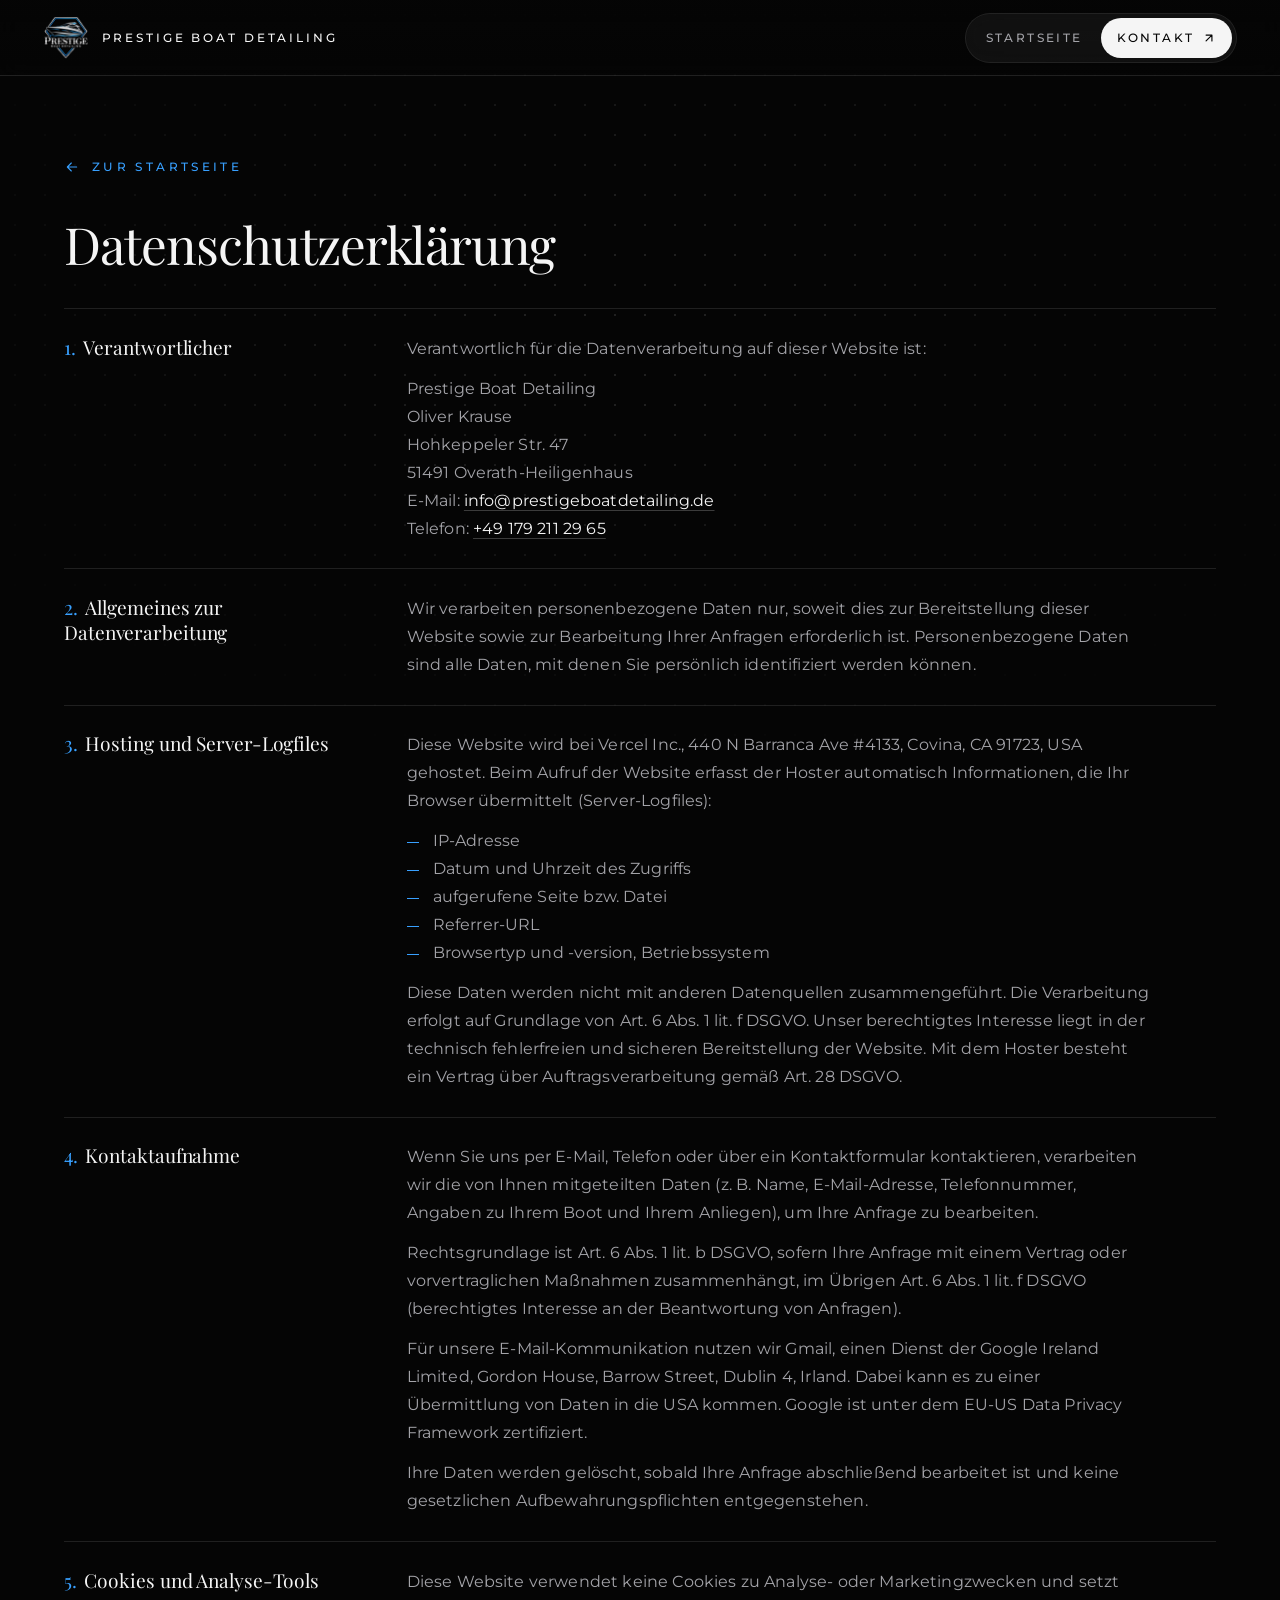
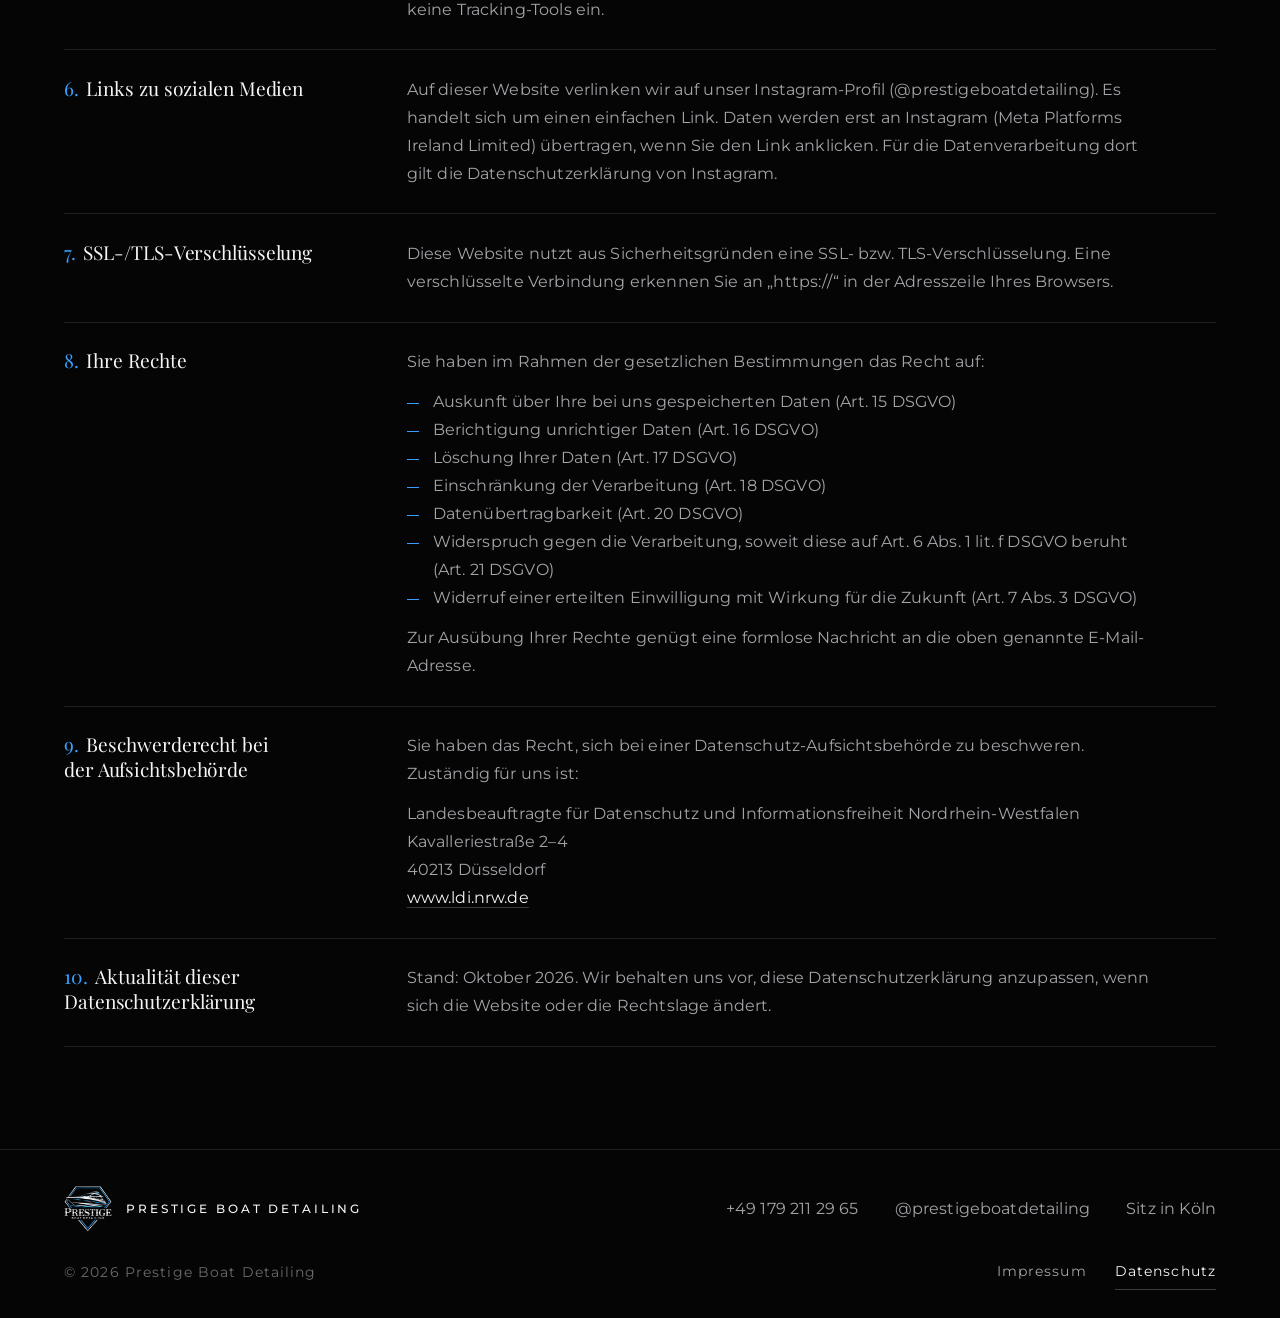
<file: datenschutz.html>
<!DOCTYPE html>
<html lang="de">
<head>
  <meta charset="UTF-8">
  <meta name="viewport" content="width=device-width, initial-scale=1, viewport-fit=cover">
  <title>Datenschutzerklärung – Prestige Boat Detailing</title>
  <meta name="description" content="Datenschutzerklärung von Prestige Boat Detailing.">
  <meta name="theme-color" content="#050505">
  <link rel="icon" type="image/png" href="brand_assets/prestige_logo_new_small.png">
  <link rel="preconnect" href="https://fonts.googleapis.com">
  <link rel="preconnect" href="https://fonts.gstatic.com" crossorigin>
  <link href="https://fonts.googleapis.com/css2?family=Montserrat:wght@300;400;500;600&family=Playfair+Display:wght@400;500;600;700;800&display=swap" rel="stylesheet">
  <link rel="stylesheet" href="legal.css">
</head>
<body>
<a class="skip" href="#main">Zum Inhalt springen</a>

<header class="nav">
  <div class="wrap nav-in">
    <a href="index.html" class="brand" aria-label="Prestige Boat Detailing – zur Startseite">
      <img src="brand_assets/prestige_logo_new_small.png" alt="">
      <span class="brand-tx">Prestige<span class="bt"> Boat Detailing</span></span>
    </a>
    <nav class="nav-links" aria-label="Hauptnavigation">
      <a href="index.html">Startseite</a>
      <a class="nav-cta" href="index.html#kontakt">Kontakt <svg class="ic" viewBox="0 0 24 24" aria-hidden="true"><path d="M7 7h10v10M7 17 17 7"/></svg></a>
    </nav>
  </div>
</header>

<main id="main" class="lg-page">
  <div class="wrap">
    <a class="lg-back" href="index.html"><svg class="ic" viewBox="0 0 24 24" aria-hidden="true"><path d="M5 12h14M13 6l6 6-6 6"/></svg>Zur Startseite</a>
    <h1 class="lg-title" id="lgT">Datenschutzerklärung</h1>
      <div class="lg-sec"><h2><span class="n">1.</span>Verantwortlicher</h2>
        <div class="lg-tx">
          <p>Verantwortlich für die Datenverarbeitung auf dieser Website ist:</p>
          <address>Prestige Boat Detailing<br>Oliver Krause<br>Hohkeppeler Str. 47<br>51491 Overath-Heiligenhaus<br>E-Mail: <a href="mailto:info@prestigeboatdetailing.de">info@prestigeboatdetailing.de</a><br>Telefon: <a href="tel:+491792112965">+49 179 211 29 65</a></address>
        </div></div>
      <div class="lg-sec"><h2><span class="n">2.</span>Allgemeines zur Datenverarbeitung</h2>
        <div class="lg-tx"><p>Wir verarbeiten personenbezogene Daten nur, soweit dies zur Bereitstellung dieser Website sowie zur Bearbeitung Ihrer Anfragen erforderlich ist. Personenbezogene Daten sind alle Daten, mit denen Sie persönlich identifiziert werden können.</p></div></div>
      <div class="lg-sec"><h2><span class="n">3.</span>Hosting und Server-Logfiles</h2>
        <div class="lg-tx">
          <p>Diese Website wird bei Vercel Inc., 440 N Barranca Ave #4133, Covina, CA 91723, USA gehostet. Beim Aufruf der Website erfasst der Hoster automatisch Informationen, die Ihr Browser übermittelt (Server-Logfiles):</p>
          <ul>
            <li>IP-Adresse</li>
            <li>Datum und Uhrzeit des Zugriffs</li>
            <li>aufgerufene Seite bzw. Datei</li>
            <li>Referrer-URL</li>
            <li>Browsertyp und -version, Betriebssystem</li>
          </ul>
          <p>Diese Daten werden nicht mit anderen Datenquellen zusammengeführt. Die Verarbeitung erfolgt auf Grundlage von Art. 6 Abs. 1 lit. f DSGVO. Unser berechtigtes Interesse liegt in der technisch fehlerfreien und sicheren Bereitstellung der Website. Mit dem Hoster besteht ein Vertrag über Auftragsverarbeitung gemäß Art. 28 DSGVO.</p>
        </div></div>
      <div class="lg-sec"><h2><span class="n">4.</span>Kontaktaufnahme</h2>
        <div class="lg-tx">
          <p>Wenn Sie uns per E-Mail, Telefon oder über ein Kontaktformular kontaktieren, verarbeiten wir die von Ihnen mitgeteilten Daten (z. B. Name, E-Mail-Adresse, Telefonnummer, Angaben zu Ihrem Boot und Ihrem Anliegen), um Ihre Anfrage zu bearbeiten.</p>
          <p>Rechtsgrundlage ist Art. 6 Abs. 1 lit. b DSGVO, sofern Ihre Anfrage mit einem Vertrag oder vorvertraglichen Maßnahmen zusammenhängt, im Übrigen Art. 6 Abs. 1 lit. f DSGVO (berechtigtes Interesse an der Beantwortung von Anfragen).</p>
          <p>Für unsere E-Mail-Kommunikation nutzen wir Gmail, einen Dienst der Google Ireland Limited, Gordon House, Barrow Street, Dublin 4, Irland. Dabei kann es zu einer Übermittlung von Daten in die USA kommen. Google ist unter dem EU-US Data Privacy Framework zertifiziert.</p>
          <p>Ihre Daten werden gelöscht, sobald Ihre Anfrage abschließend bearbeitet ist und keine gesetzlichen Aufbewahrungspflichten entgegenstehen.</p>
        </div></div>
      <div class="lg-sec"><h2><span class="n">5.</span>Cookies und Analyse-Tools</h2>
        <div class="lg-tx"><p>Diese Website verwendet keine Cookies zu Analyse- oder Marketingzwecken und setzt keine Tracking-Tools ein.</p></div></div>
      <div class="lg-sec"><h2><span class="n">6.</span>Links zu sozialen Medien</h2>
        <div class="lg-tx"><p>Auf dieser Website verlinken wir auf unser Instagram-Profil (@prestigeboatdetailing). Es handelt sich um einen einfachen Link. Daten werden erst an Instagram (Meta Platforms Ireland Limited) übertragen, wenn Sie den Link anklicken. Für die Datenverarbeitung dort gilt die Datenschutzerklärung von Instagram.</p></div></div>
      <div class="lg-sec"><h2><span class="n">7.</span>SSL-/TLS-Verschlüsselung</h2>
        <div class="lg-tx"><p>Diese Website nutzt aus Sicherheitsgründen eine SSL- bzw. TLS-Verschlüsselung. Eine verschlüsselte Verbindung erkennen Sie an „https://“ in der Adresszeile Ihres Browsers.</p></div></div>
      <div class="lg-sec"><h2><span class="n">8.</span>Ihre Rechte</h2>
        <div class="lg-tx">
          <p>Sie haben im Rahmen der gesetzlichen Bestimmungen das Recht auf:</p>
          <ul>
            <li>Auskunft über Ihre bei uns gespeicherten Daten (Art. 15 DSGVO)</li>
            <li>Berichtigung unrichtiger Daten (Art. 16 DSGVO)</li>
            <li>Löschung Ihrer Daten (Art. 17 DSGVO)</li>
            <li>Einschränkung der Verarbeitung (Art. 18 DSGVO)</li>
            <li>Datenübertragbarkeit (Art. 20 DSGVO)</li>
            <li>Widerspruch gegen die Verarbeitung, soweit diese auf Art. 6 Abs. 1 lit. f DSGVO beruht (Art. 21 DSGVO)</li>
            <li>Widerruf einer erteilten Einwilligung mit Wirkung für die Zukunft (Art. 7 Abs. 3 DSGVO)</li>
          </ul>
          <p>Zur Ausübung Ihrer Rechte genügt eine formlose Nachricht an die oben genannte E-Mail-Adresse.</p>
        </div></div>
      <div class="lg-sec"><h2><span class="n">9.</span>Beschwerderecht bei der Aufsichtsbehörde</h2>
        <div class="lg-tx">
          <p>Sie haben das Recht, sich bei einer Datenschutz-Aufsichtsbehörde zu beschweren. Zuständig für uns ist:</p>
          <address>Landesbeauftragte für Datenschutz und Informationsfreiheit Nordrhein-Westfalen<br>Kavalleriestraße 2–4<br>40213 Düsseldorf<br><a href="https://www.ldi.nrw.de" target="_blank" rel="noopener noreferrer">www.ldi.nrw.de</a></address>
        </div></div>
      <div class="lg-sec"><h2><span class="n">10.</span>Aktualität dieser Datenschutzerklärung</h2>
        <div class="lg-tx"><p>Stand: Oktober 2026. Wir behalten uns vor, diese Datenschutzerklärung anzupassen, wenn sich die Website oder die Rechtslage ändert.</p></div></div>
    
  </div>
</main>

<footer class="footer">
  <div class="wrap">
    <div class="foot">
      <a class="foot-logo" href="index.html">
        <img src="brand_assets/prestige_logo_new_small.png" alt="">
        <span class="label">Prestige Boat Detailing</span>
      </a>
      <div class="foot-links">
        <a href="tel:+491792112965">+49 179 211 29 65</a>
        <a href="https://www.instagram.com/prestigeboatdetailing" target="_blank" rel="noopener noreferrer">@prestigeboatdetailing</a>
        <span>Sitz in Köln</span>
      </div>
    </div>
    <div class="foot-bottom">
      <p>© <span id="year">2026</span> Prestige Boat Detailing</p>
      <nav class="foot-legal" aria-label="Rechtliches">
        <a href="impressum.html">Impressum</a>
        <a href="datenschutz.html" aria-current="page">Datenschutz</a>
      </nav>
    </div>
  </div>
</footer>
<script>document.getElementById('year').textContent=new Date().getFullYear()</script>
</body>
</html>
</file>
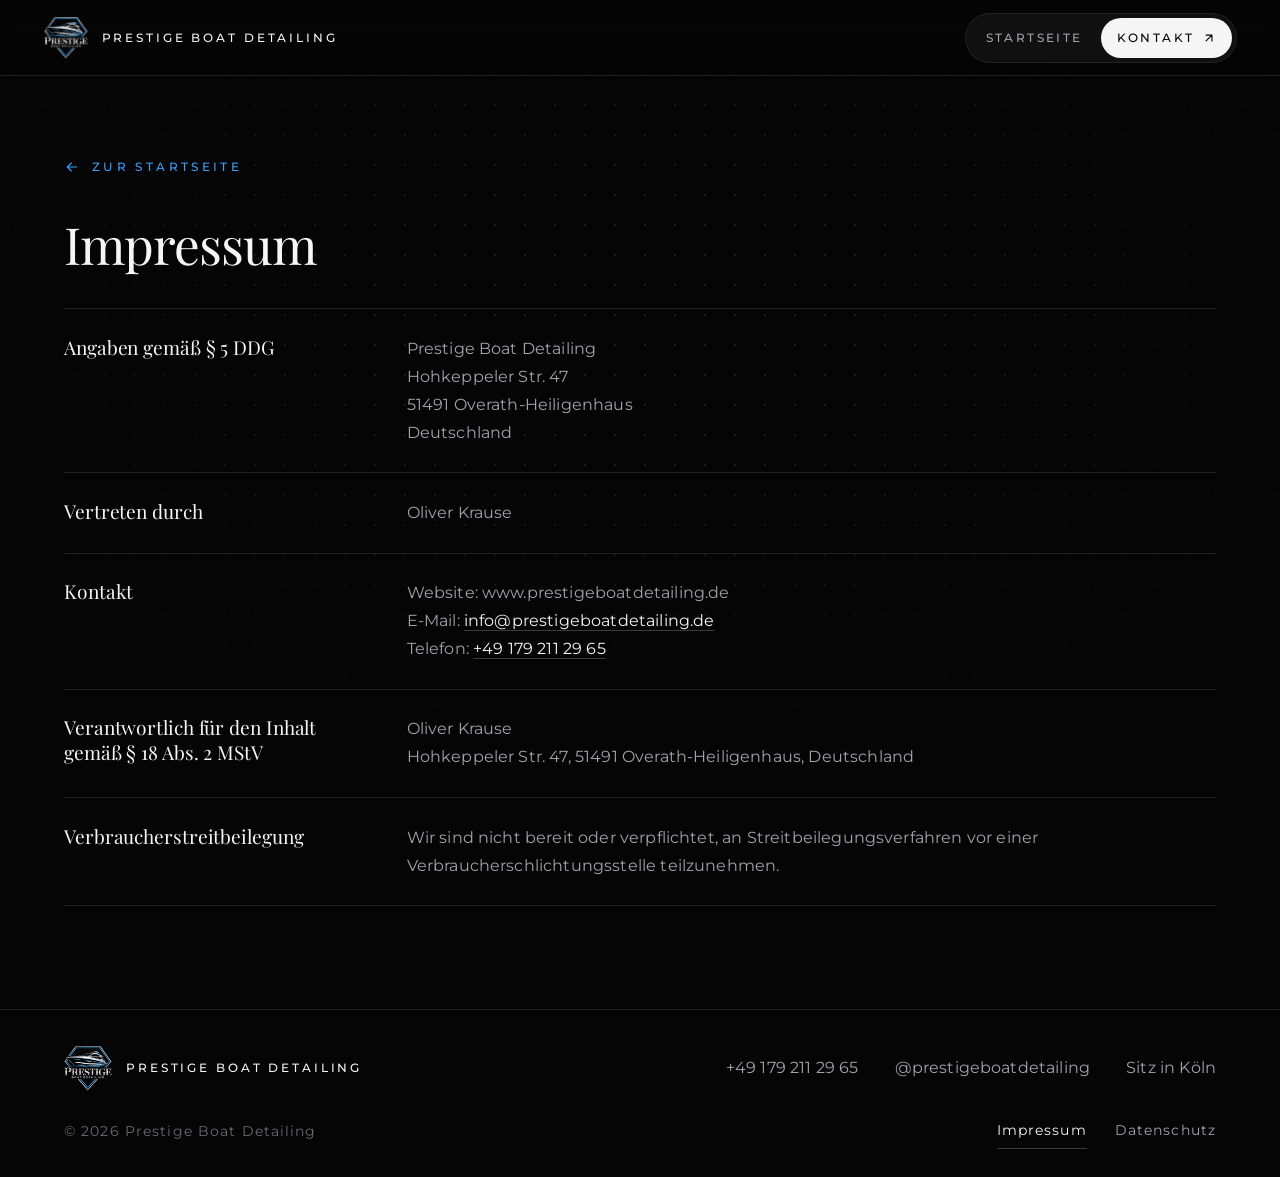
<file: impressum.html>
<!DOCTYPE html>
<html lang="de">
<head>
  <meta charset="UTF-8">
  <meta name="viewport" content="width=device-width, initial-scale=1, viewport-fit=cover">
  <title>Impressum – Prestige Boat Detailing</title>
  <meta name="description" content="Impressum von Prestige Boat Detailing, Overath-Heiligenhaus.">
  <meta name="theme-color" content="#050505">
  <link rel="icon" type="image/png" href="brand_assets/prestige_logo_new_small.png">
  <link rel="preconnect" href="https://fonts.googleapis.com">
  <link rel="preconnect" href="https://fonts.gstatic.com" crossorigin>
  <link href="https://fonts.googleapis.com/css2?family=Montserrat:wght@300;400;500;600&family=Playfair+Display:wght@400;500;600;700;800&display=swap" rel="stylesheet">
  <link rel="stylesheet" href="legal.css">
</head>
<body>
<a class="skip" href="#main">Zum Inhalt springen</a>

<header class="nav">
  <div class="wrap nav-in">
    <a href="index.html" class="brand" aria-label="Prestige Boat Detailing – zur Startseite">
      <img src="brand_assets/prestige_logo_new_small.png" alt="">
      <span class="brand-tx">Prestige<span class="bt"> Boat Detailing</span></span>
    </a>
    <nav class="nav-links" aria-label="Hauptnavigation">
      <a href="index.html">Startseite</a>
      <a class="nav-cta" href="index.html#kontakt">Kontakt <svg class="ic" viewBox="0 0 24 24" aria-hidden="true"><path d="M7 7h10v10M7 17 17 7"/></svg></a>
    </nav>
  </div>
</header>

<main id="main" class="lg-page">
  <div class="wrap">
    <a class="lg-back" href="index.html"><svg class="ic" viewBox="0 0 24 24" aria-hidden="true"><path d="M5 12h14M13 6l6 6-6 6"/></svg>Zur Startseite</a>
    <h1 class="lg-title" id="lgT">Impressum</h1>
      <div class="lg-sec"><h2>Angaben gemäß § 5 DDG</h2>
        <div class="lg-tx"><address>Prestige Boat Detailing<br>Hohkeppeler Str. 47<br>51491 Overath-Heiligenhaus<br>Deutschland</address></div></div>
      <div class="lg-sec"><h2>Vertreten durch</h2>
        <div class="lg-tx"><p>Oliver Krause</p></div></div>
      <div class="lg-sec"><h2>Kontakt</h2>
        <div class="lg-tx"><p>Website: www.prestigeboatdetailing.de<br>E-Mail: <a href="mailto:info@prestigeboatdetailing.de">info@prestigeboatdetailing.de</a><br>Telefon: <a href="tel:+491792112965">+49 179 211 29 65</a></p></div></div>
      <div class="lg-sec"><h2>Verantwortlich für den Inhalt gemäß § 18 Abs. 2 MStV</h2>
        <div class="lg-tx"><p>Oliver Krause<br>Hohkeppeler Str. 47, 51491 Overath-Heiligenhaus, Deutschland</p></div></div>
      <div class="lg-sec"><h2>Verbraucherstreitbeilegung</h2>
        <div class="lg-tx"><p>Wir sind nicht bereit oder verpflichtet, an Streitbeilegungsverfahren vor einer Verbraucherschlichtungsstelle teilzunehmen.</p></div></div>
    
  </div>
</main>

<footer class="footer">
  <div class="wrap">
    <div class="foot">
      <a class="foot-logo" href="index.html">
        <img src="brand_assets/prestige_logo_new_small.png" alt="">
        <span class="label">Prestige Boat Detailing</span>
      </a>
      <div class="foot-links">
        <a href="tel:+491792112965">+49 179 211 29 65</a>
        <a href="https://www.instagram.com/prestigeboatdetailing" target="_blank" rel="noopener noreferrer">@prestigeboatdetailing</a>
        <span>Sitz in Köln</span>
      </div>
    </div>
    <div class="foot-bottom">
      <p>© <span id="year">2026</span> Prestige Boat Detailing</p>
      <nav class="foot-legal" aria-label="Rechtliches">
        <a href="impressum.html" aria-current="page">Impressum</a>
        <a href="datenschutz.html">Datenschutz</a>
      </nav>
    </div>
  </div>
</footer>
<script>document.getElementById('year').textContent=new Date().getFullYear()</script>
</body>
</html>
</file>
<file: legal.css>
/* Gemeinsame Gestaltung der Rechtsseiten (Impressum, Datenschutz).
   Farben, Schriften und Fußzeile entsprechen der Startseite (index.html). */
:root{
  --bg:#050505; --bg-2:#0E0E0F;
  --text:#F5F5F5; --text-2:#A3A3A8; --chrome:#D0D0D3;
  --blue:#0A88F5; --blue-hi:#38A0FF;
  --hair:rgba(255,255,255,.22); --hair-soft:rgba(255,255,255,.11);
  --nav1:rgba(5,5,5,.9); --nav2:rgba(5,5,5,.55);
  --glass:rgba(255,255,255,.05); --glass-hover:rgba(255,255,255,.09); --ring:rgba(255,255,255,.12);
  --muted:#6B6B70; --dots:rgba(255,255,255,.11);
  --page-bg:#050505;
  color-scheme:dark;
  --f-serif:'Playfair Display','Didot','Bodoni MT',Georgia,serif;
  --f-sans:'Montserrat',system-ui,-apple-system,'Segoe UI',sans-serif;
  --fs-h2:clamp(30px,4vw,56px); --fs-h4:clamp(18px,1.5vw,21px); --fs-body:16px; --fs-small:14px; --fs-label:12px;
  --wrap:1320px; --gut:clamp(20px,5vw,72px); --nav:76px;
}
*,*::before,*::after{box-sizing:border-box}
html{background:var(--bg);-webkit-text-size-adjust:100%}
body{margin:0;background:transparent;color:var(--text-2);font:400 16px/1.65 var(--f-sans);letter-spacing:.01em;-webkit-font-smoothing:antialiased;overflow-x:clip}
body::before{content:"";position:fixed;inset:0;z-index:-1;pointer-events:none;background:var(--page-bg)}
body::after{content:"";position:fixed;inset:0;z-index:-1;pointer-events:none;background-image:radial-gradient(var(--dots) 1px,transparent 1.2px);background-size:30px 30px;-webkit-mask-image:radial-gradient(85% 70% at 50% 35%,#000 15%,transparent 75%);mask-image:radial-gradient(85% 70% at 50% 35%,#000 15%,transparent 75%)}
img{display:block;max-width:100%}
a{color:inherit;text-decoration:none}
::selection{background:var(--blue);color:var(--bg)}
:focus-visible{outline:1px solid var(--blue-hi);outline-offset:4px}
.wrap{width:100%;max-width:var(--wrap);margin-inline:auto;padding-inline:var(--gut)}
.skip{position:fixed;left:16px;top:16px;z-index:200;padding:12px 18px;background:var(--text);color:var(--bg);font-size:var(--fs-small);transform:translateY(-200%)}
.skip:focus{transform:none}
.ic{width:22px;height:22px;fill:none;stroke:currentColor;stroke-width:1.4;stroke-linecap:round;stroke-linejoin:round;flex:none}

/* Kopfleiste */
.nav{position:fixed;inset:0 0 auto 0;z-index:70;height:var(--nav);background:linear-gradient(180deg,var(--nav1),var(--nav2));-webkit-backdrop-filter:blur(12px);backdrop-filter:blur(12px)}
.nav::after{content:"";position:absolute;left:0;right:0;bottom:0;height:1px;background:var(--hair-soft)}
.nav .wrap.nav-in{max-width:none;padding-inline:clamp(20px,3.4vw,56px)}
.nav-in{height:100%;display:flex;align-items:center;justify-content:space-between;gap:24px}
.brand{display:flex;align-items:center;gap:14px;color:var(--text)}
.brand img{width:44px;height:auto}
.brand-tx{font:500 var(--fs-label)/1.4 var(--f-sans);letter-spacing:.24em;text-transform:uppercase;color:var(--text);white-space:nowrap}
.nav-links{display:flex;align-items:center;gap:2px;padding:4px;border-radius:999px;background:var(--glass);box-shadow:0 0 0 1px var(--ring);-webkit-backdrop-filter:blur(14px);backdrop-filter:blur(14px)}
.nav-links a{display:inline-flex;align-items:center;gap:8px;font:500 var(--fs-label)/1 var(--f-sans);letter-spacing:.2em;text-transform:uppercase;color:var(--text-2);padding:13px 16px;border-radius:999px;transition:color .2s,background .2s}
.nav-links a:hover,.nav-links a:focus-visible{color:var(--text);background:var(--glass-hover)}
.nav-links a:active{color:var(--blue-hi)}
.nav-links a.nav-cta{background:var(--text);color:var(--bg)}
.nav-links a.nav-cta:hover,.nav-links a.nav-cta:focus-visible{background:#fff;color:var(--bg)}
.nav-cta .ic{width:14px;height:14px;stroke-width:2}
@media (max-width:560px){.nav-links a{padding:12px 12px;letter-spacing:.14em}}
@media (max-width:560px){.brand img{display:none}.brand-tx{letter-spacing:.14em}}
@media (max-width:700px){.nav-links a:not(.nav-cta){display:none}}
@media (max-width:380px){.brand-tx .bt{display:none}}

/* Inhalt */
.lg-page{padding:calc(var(--nav) + clamp(36px,6vw,84px)) 0 clamp(56px,8vw,112px)}
.lg-back{display:inline-flex;align-items:center;gap:12px;margin:0 0 clamp(20px,3vw,36px);padding:6px 0;font:500 var(--fs-label)/1.4 var(--f-sans);letter-spacing:.28em;text-transform:uppercase;color:var(--blue-hi);transition:color .2s}
.lg-back .ic{width:16px;height:16px;stroke-width:1.6;transform:scaleX(-1)}
.lg-back:hover,.lg-back:focus-visible{color:var(--text)}
.lg-back:active{color:var(--blue)}
.lg-title{margin:0 0 clamp(22px,3vw,40px);min-width:0;font:400 var(--fs-h2)/1.02 var(--f-serif);letter-spacing:-.02em;color:var(--text);overflow-wrap:break-word;text-wrap:balance}
.lg-sec{display:grid;grid-template-columns:minmax(0,.36fr) minmax(0,1fr);gap:8px clamp(20px,4vw,64px);padding:clamp(18px,2vw,26px) 0;border-top:1px solid var(--hair-soft)}
.lg-sec:last-child{border-bottom:1px solid var(--hair-soft)}
.lg-sec h2{margin:0;font:400 var(--fs-h4)/1.3 var(--f-serif);letter-spacing:-.005em;color:var(--text);text-wrap:balance}
.lg-sec h2 .n{margin-right:.4em;color:var(--blue-hi)}
.lg-tx{max-width:68ch;font-size:var(--fs-body);line-height:1.75}
.lg-tx p,.lg-tx address,.lg-tx ul{margin:0 0 12px;font-style:normal}
.lg-tx>:last-child{margin-bottom:0}
.lg-tx a{color:var(--text);text-decoration:underline;text-decoration-color:var(--hair);text-underline-offset:4px;transition:text-decoration-color .2s,color .2s}
.lg-tx a:hover,.lg-tx a:focus-visible{text-decoration-color:var(--blue-hi)}
.lg-tx a:active{color:var(--blue-hi)}
.lg-tx ul{list-style:none;padding:0}
.lg-tx li{position:relative;padding-left:26px}
.lg-tx li::before{content:"";position:absolute;left:0;top:.9em;width:12px;height:1px;background:var(--blue-hi)}
.lg-todo{padding:1px 6px;background:none;color:var(--blue-hi);box-shadow:0 0 0 1px var(--blue-hi)}
@media (max-width:760px){.lg-sec{grid-template-columns:1fr}}

/* Fußzeile (wie Startseite) */
.footer{padding:36px 0 28px;border-top:1px solid var(--hair-soft)}
.foot{display:flex;flex-wrap:wrap;gap:20px 48px;justify-content:space-between;align-items:center}
.foot-logo{display:flex;align-items:center;gap:14px;color:var(--text)}
.foot-logo img{width:48px}
.foot-logo .label{font:500 var(--fs-label)/1.4 var(--f-sans);letter-spacing:.24em;text-transform:uppercase;color:var(--text)}
.foot-links{display:flex;flex-wrap:wrap;align-items:center;gap:12px 36px;font-size:var(--fs-body);line-height:24px}
.foot-links>*{display:inline-flex;align-items:center;height:24px;line-height:24px}
.foot-links a{transition:color .2s}
.foot-links a:hover,.foot-links a:focus-visible{color:var(--text)}
@media (min-width:900px){.foot{flex-wrap:nowrap}}
@media (min-width:560px){.foot-links{flex-wrap:nowrap;white-space:nowrap;gap:12px clamp(18px,3vw,36px)}}
@media (max-width:559px){.foot-links{flex-direction:column;align-items:flex-start;gap:6px}}
.foot-bottom{display:flex;flex-wrap:wrap;align-items:center;justify-content:space-between;gap:8px 32px;margin-top:22px;font-size:var(--fs-small);letter-spacing:.08em;color:var(--muted)}
.foot-bottom p{margin:0}
.foot-legal{display:flex;flex-wrap:wrap;gap:4px 28px}
.foot-legal a{padding:6px 0;color:var(--text-2);border-bottom:1px solid transparent;transition:color .2s,border-color .2s}
.foot-legal a:hover,.foot-legal a:focus-visible,.foot-legal a[aria-current="page"]{color:var(--text);border-color:var(--hair)}
.foot-legal a:active{color:var(--blue-hi)}
.foot-seat{padding:6px 0;color:var(--text-2)}
</file>
